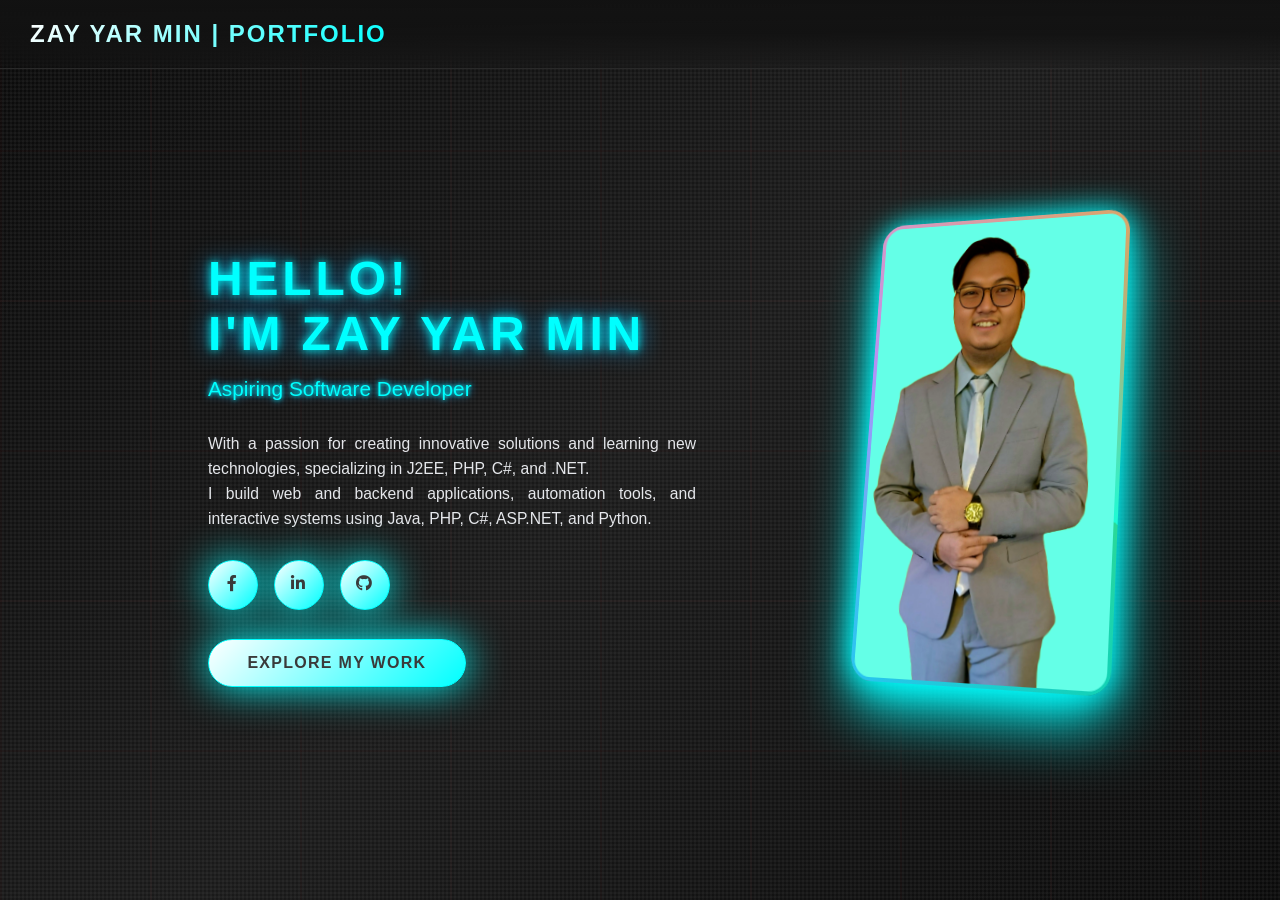
<file: index.html>
<!DOCTYPE html>
<html lang="en">
<head>
    <meta charset="UTF-8">
    <meta name="viewport" content="width=device-width, initial-scale=1.0">
    <title>Zay Yar Min | Software Developer</title>
    <link rel="stylesheet" href="./css/templatemo-prism-flux.css">
    <link rel="stylesheet" href="./css/mystyle.css">
    <link href="https://cdnjs.cloudflare.com/ajax/libs/font-awesome/5.10.0/css/all.min.css" rel="stylesheet">

<!-- 

TemplateMo 600 Prism Flux

https://templatemo.com/tm-600-prism-flux

-->
</head>
<body>

    <!-- Navigation Header -->
    <header class="header" id="header">
        <nav class="nav-container">
            <a href="#home" class="logo">
                <!-- <div class="logo-icon">
                    <div class="logo-prism">
                        <div class="prism-shape"></div>
                    </div>
                </div> -->
                <span class="logo-text">
                    <span class="prism">Zay Yar Min | Portfolio</span>
                </span>
            </a>           
        </nav>
    </header>

    <div class="intro">
        <div class="intro-left">
            <h1 class="intro-title">Hello! <br><span class="mobile-span"> I'm Zay Yar Min</span></h1>
            <p class="intro-subtitle">
            Aspiring Software Developer 
            </p>
            <br>
            <p class="intro-text">
            With a passion for creating innovative solutions and learning new technologies, specializing in J2EE, PHP, C#, and .NET. <br>
            I build web and backend applications, automation tools, and interactive systems
            using Java, PHP, C#, ASP.NET, and Python.
            </p>
            <div class="social-links">
            <a href="https://www.facebook.com/share/1CQRUUiwof/" class="intro-btn-cus"><i class="fab fa-facebook-f"></i></a>
            <a href="https://www.linkedin.com/in/zay-yar-min-ko-byte-2383423b0" class="intro-btn-cus"><i class="fab fa-linkedin-in"></i></a>
            <a href="https://github.com/KoByte-25" class="intro-btn-cus"><i class="fab fa-github"></i></a>
            </div>
            <a href="./Pages/home.html" class="intro-btn">Explore My Work</a>

        </div>

        <div class="intro-right">
            <div class="intro-image-frame">
            <img src="./photo/profiles/zym-nobg.png" alt="Ko Byte illustration">
            </div>
        </div>
    </div>
<script src="./js/templatemo-prism-scripts.js"></script>
</body>
</html>
</file>
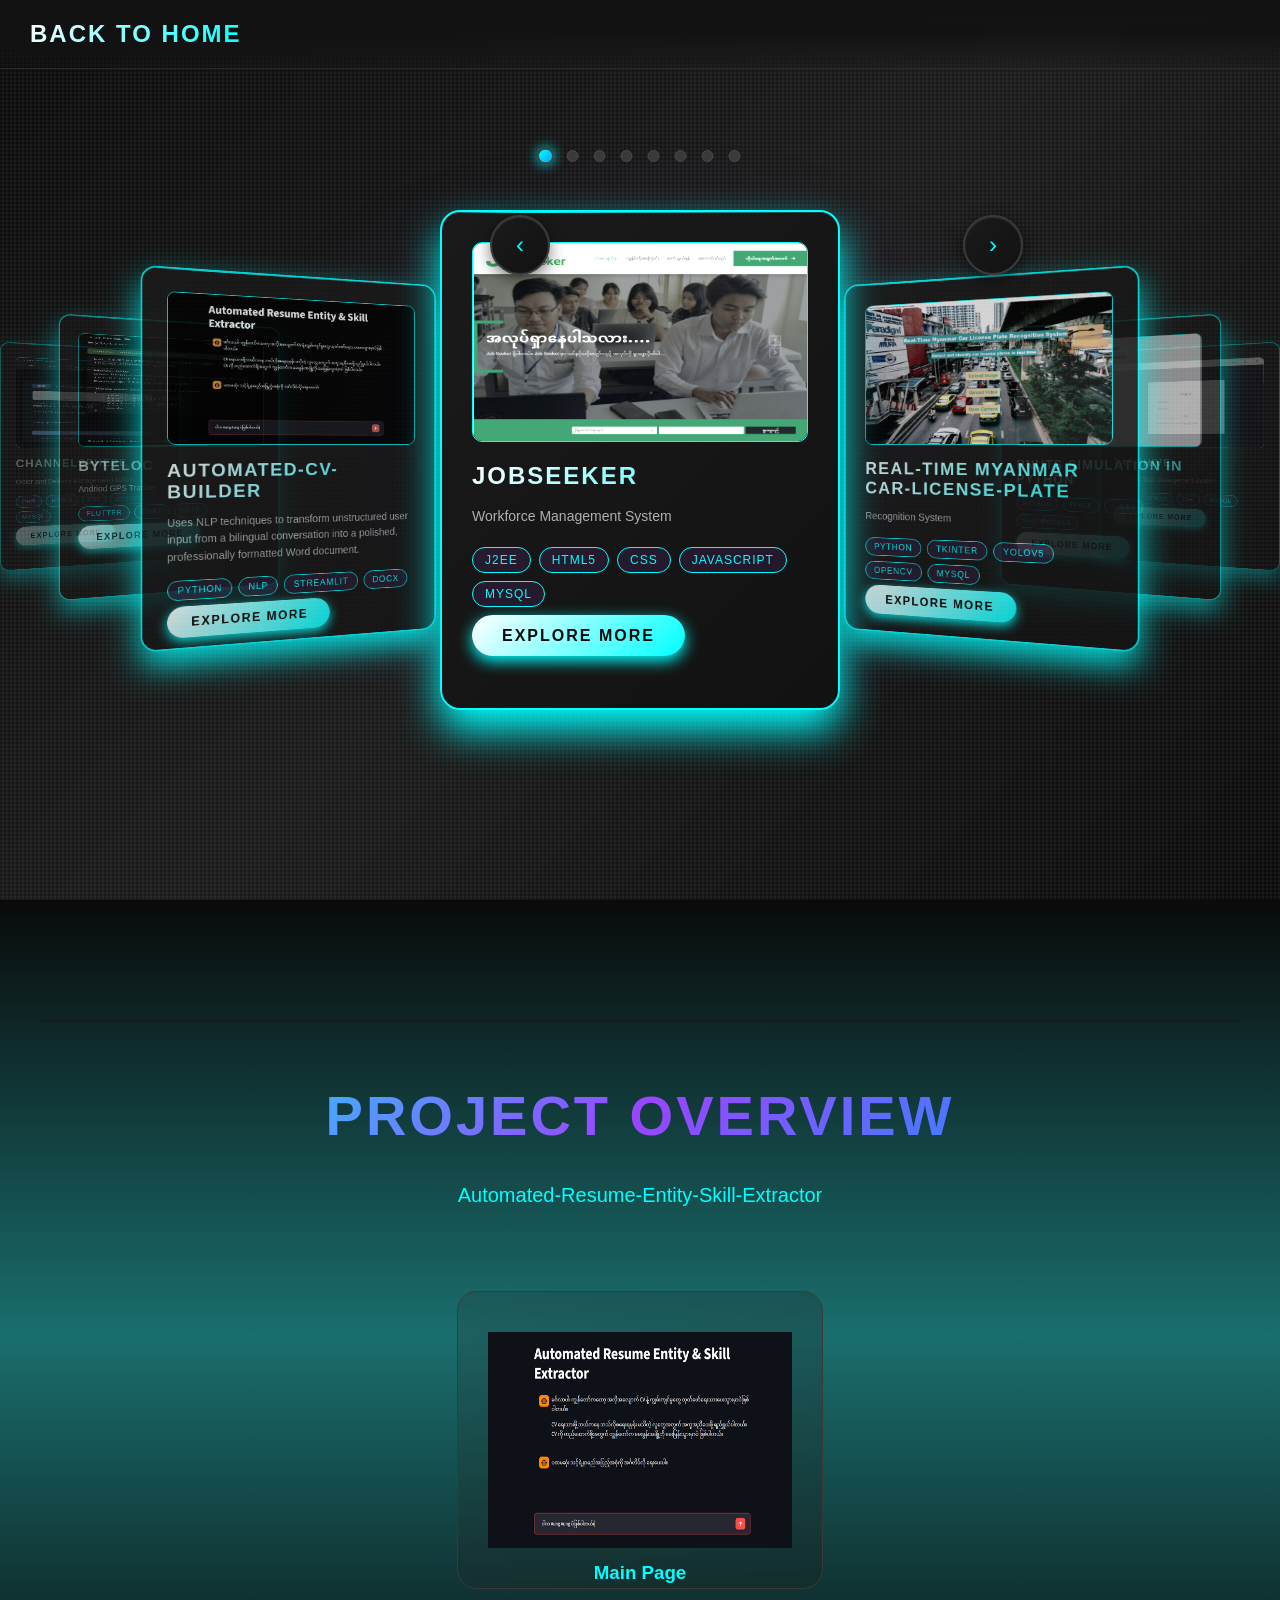
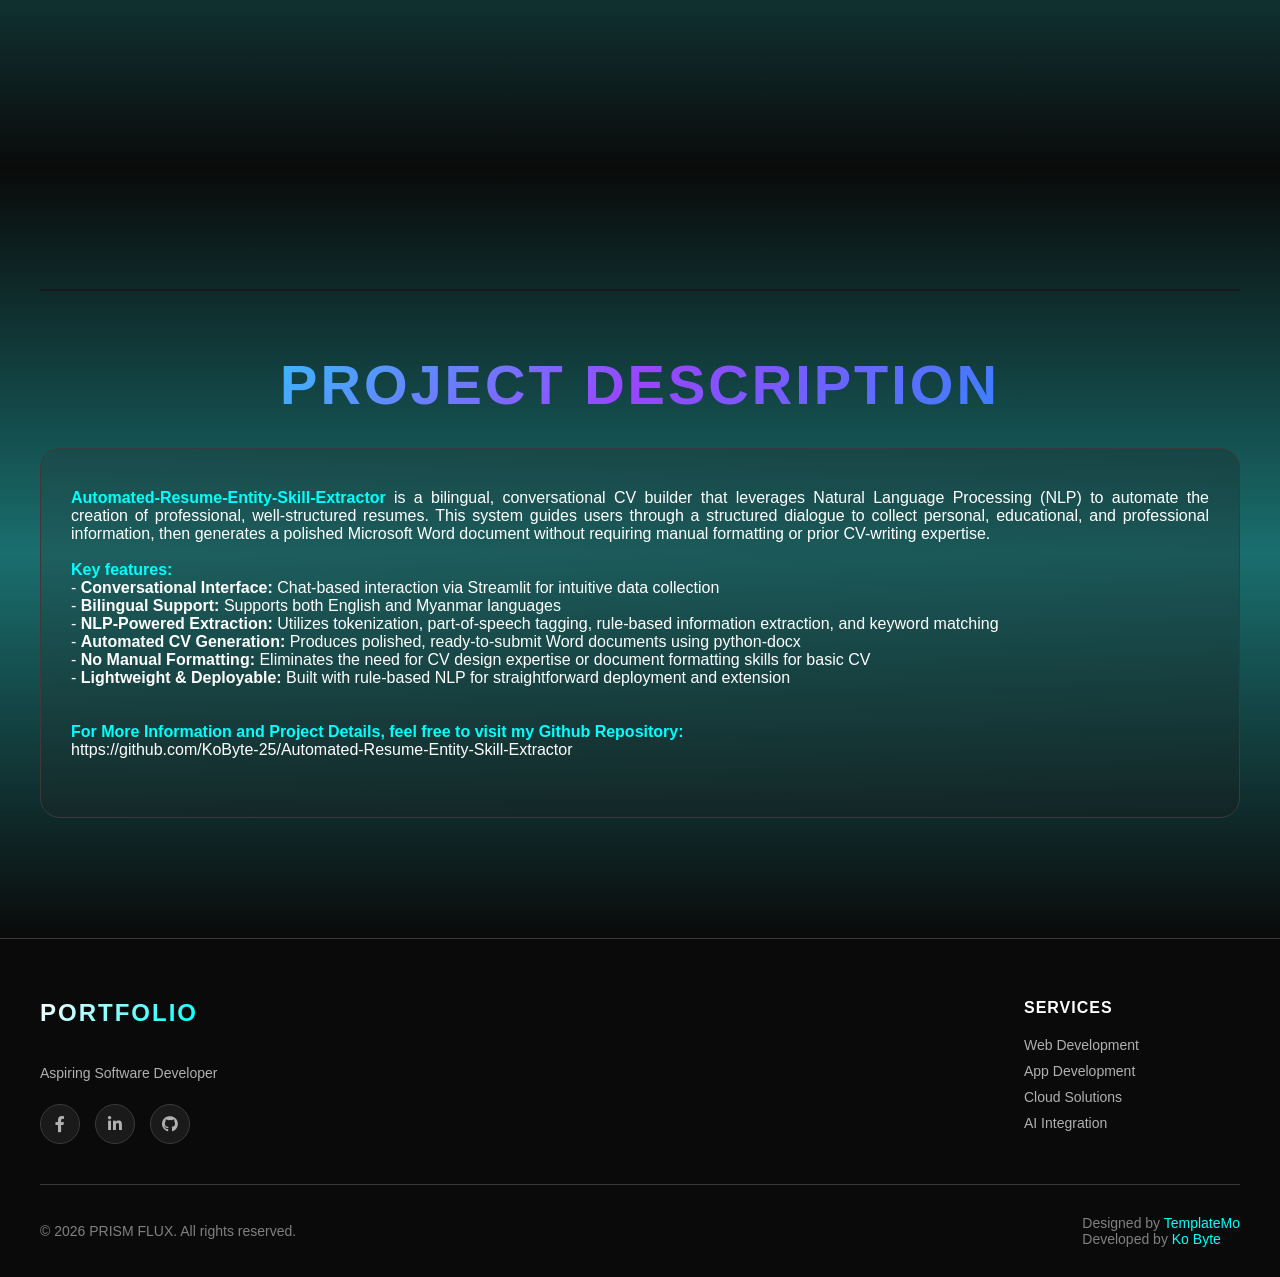
<file: Pages/ASESE.html>
<!DOCTYPE html>
<html lang="en">
<head>
    <meta charset="UTF-8">
    <meta name="viewport" content="width=device-width, initial-scale=1.0">
    <title>Zay Yar Min | Software Developer</title>
    <link rel="stylesheet" href="../css/templatemo-prism-flux.css">
    <link href="https://cdnjs.cloudflare.com/ajax/libs/font-awesome/5.10.0/css/all.min.css" rel="stylesheet">

<!-- 

TemplateMo 600 Prism Flux

https://templatemo.com/tm-600-prism-flux

-->
</head>
<body>

    <!-- Navigation Header -->
    <header class="header" id="header">
        <nav class="nav-container">
            <a href="./home.html" class="logo">
                <!-- <div class="logo-icon">
                    <div class="logo-prism">
                        <div class="prism-shape"></div>
                    </div>
                </div> -->
                <span class="logo-text">
                    <span class="prism">Back To Home</span>
                </span>
            </a>
            
        </nav>
    </header>

    <!-- Hero Section with 3D Carousel -->
    <section class="hero" id="home">
        <div class="carousel-container">
            <div class="carousel" id="carousel">
                <!-- Carousel items will be generated by JavaScript -->
            </div>
            
            <div class="carousel-controls">
                <button class="carousel-btn" id="prevBtn">‹</button>
                <button class="carousel-btn" id="nextBtn">›</button>
            </div>
            
            <div class="carousel-indicators" id="indicators">
                <!-- Indicators will be generated by JavaScript -->
            </div>
        </div>
    </section>

    <!-- NEW: Prism Philosophy Section (About) -->
    <section class="philosophy-section" id="about">
        <div class="philosophy-container">
            <div class="prism-line"></div>
            
            <h2 class="philosophy-headline">
                Project Overview
            </h2>
            
            <p class="philosophy-subheading" style="color: var(--accent-cyan)">
                Automated-Resume-Entity-Skill-Extractor
            </p>
            
            <div class="philosophy-pillars">
                <div></div>
                <div class="pillar">
                    <img src="../photo/projects/ASESE/ASESE1.png" alt="Project Image" style="width: 100%; height: 100%;">
                    <h3 style="margin-top: 10px; color: var(--accent-cyan);">Main Page</h3>
                </div>    
                <div></div>
            </div>
            

            <div class="philosophy-particles" id="particles">
                <!-- Particles will be generated by JavaScript -->
            </div>
        </div>
    </section>

    <!-- NEW: Prism Philosophy Section (About) -->
    <section class="philosophy-section" id="">
        <div class="philosophy-container">
            <div class="prism-line"></div>
            
            <h2 class="philosophy-headline">
                Project Description
            </h2>
            
            <p style="position: relative;
                        padding: 40px 30px;
                        background: linear-gradient(135deg,
                                rgba(42, 42, 42, 0.2),
                                rgba(26, 26, 26, 0.3));
                        border: 1px solid var(--metal-dark);
                        border-radius: 20px;
                        text-align: justify;
                        transition: all 0.4s ease;
                        overflow: hidden;">

                <span style="color: var(--accent-cyan); font-weight: bold;">
                    Automated-Resume-Entity-Skill-Extractor
                </span> 
                is a bilingual, conversational CV builder that leverages Natural Language Processing (NLP) to automate the creation of professional, well-structured resumes. This system guides users through a structured dialogue to collect personal, educational, and professional information, then generates a polished Microsoft Word document without requiring manual formatting or prior CV-writing expertise.
                <br><br>
                <span style="color: var(--accent-cyan); font-weight: bold;">
                    Key features:
                </span><br> 
                
                    - <b>Conversational Interface:</b> Chat-based interaction via Streamlit for intuitive data collection<br>
                    - <b>Bilingual Support:</b> Supports both English and Myanmar languages<br>
                    - <b>NLP-Powered Extraction:</b> Utilizes tokenization, part-of-speech tagging, rule-based information extraction, and keyword matching<br>
                    - <b>Automated CV Generation:</b> Produces polished, ready-to-submit Word documents using python-docx<br>
                    - <b>No Manual Formatting:</b> Eliminates the need for CV design expertise or document formatting skills for basic CV<br>
                    - <b>Lightweight & Deployable:</b> Built with rule-based NLP for straightforward deployment and extension<br>
                
                <br><br>
                <span style="color: var(--accent-cyan); font-weight: bold;">
                    For More Information and Project Details, feel free to visit my Github Repository:
                </span><br> 
                <a href="https://github.com/KoByte-25/Automated-Resume-Entity-Skill-Extractor/tree/master" target="_blank" class="repoLinks">https://github.com/KoByte-25/Automated-Resume-Entity-Skill-Extractor</a>
                <br><br>                 
            </p>
            
            
            <div class="philosophy-particles" id="particles">
                <!-- Particles will be generated by JavaScript -->
            </div>
        </div>
    </section>

    <!-- Footer -->
    <footer class="footer">
        <div class="footer-content">
            <div class="footer-brand">
                <div class="footer-logo">
                    <!-- <div class="logo-icon">
                        <div class="logo-prism">
                            <div class="prism-shape"></div>
                        </div>
                    </div> -->
                    <span class="logo-text">
                        <span class="prism">PORTFOLIO</span>
                    </span>
                </div>
                <p class="footer-description">
                    Aspiring Software Developer 
                </p>
                <div class="footer-social">
                    <a href="https://www.facebook.com/share/1CQRUUiwof/" class="social-icon"><i class="fab fa-facebook-f"></i></a>
                    <a href="https://www.linkedin.com/in/zay-yar-min-ko-byte-2383423b0" class="social-icon"><i class="fab fa-linkedin-in"></i></a>
                    <a href="https://github.com/KoByte-25" class="social-icon"><i class="fab fa-github"></i></a>
                </div>
            </div>
            
            <div class="footer-section">
                <h4>
                    <!-- Services -->
                </h4>
                <div class="footer-links">
                    <!-- <a href="#">Web Development</a>
                    <a href="#">App Development</a>
                    <a href="#">Cloud Solutions</a>
                    <a href="#">AI Integration</a> -->
                </div>
            </div>
            
            <div class="footer-section">
                <h4>
                    <!-- Company -->
                </h4>
                <div class="footer-links">
                    <!-- <a href="#">About Us</a>
                    <a href="#">Our Team</a>
                    <a href="#">Careers</a>
                    <a href="#">Press Kit</a> -->
                </div>
            </div>
            
            <div class="footer-section">
                <h4>
                    Services
                </h4>
                <div class="footer-links">
                    <a href="#">Web Development</a>
                    <a href="#">App Development</a>
                    <a href="#">Cloud Solutions</a>
                    <a href="#">AI Integration</a>
                </div>
            </div>
        </div>
        
        <div class="footer-bottom">
            <div class="copyright">
                © 2026 PRISM FLUX. All rights reserved.
            </div>
            <div class="footer-credits">
                Designed by <a href="https://templatemo.com" rel="nofollow" target="_blank">TemplateMo</a>
                <br>
                Developed by <a href="https://www.facebook.com/share/1CQRUUiwof/" rel="nofollow" target="_blank">Ko Byte</a>
            </div>
        </div>
    </footer>
<script src="../js/templatemo-prism-scripts.js"></script>
</body>
</html>
</file>
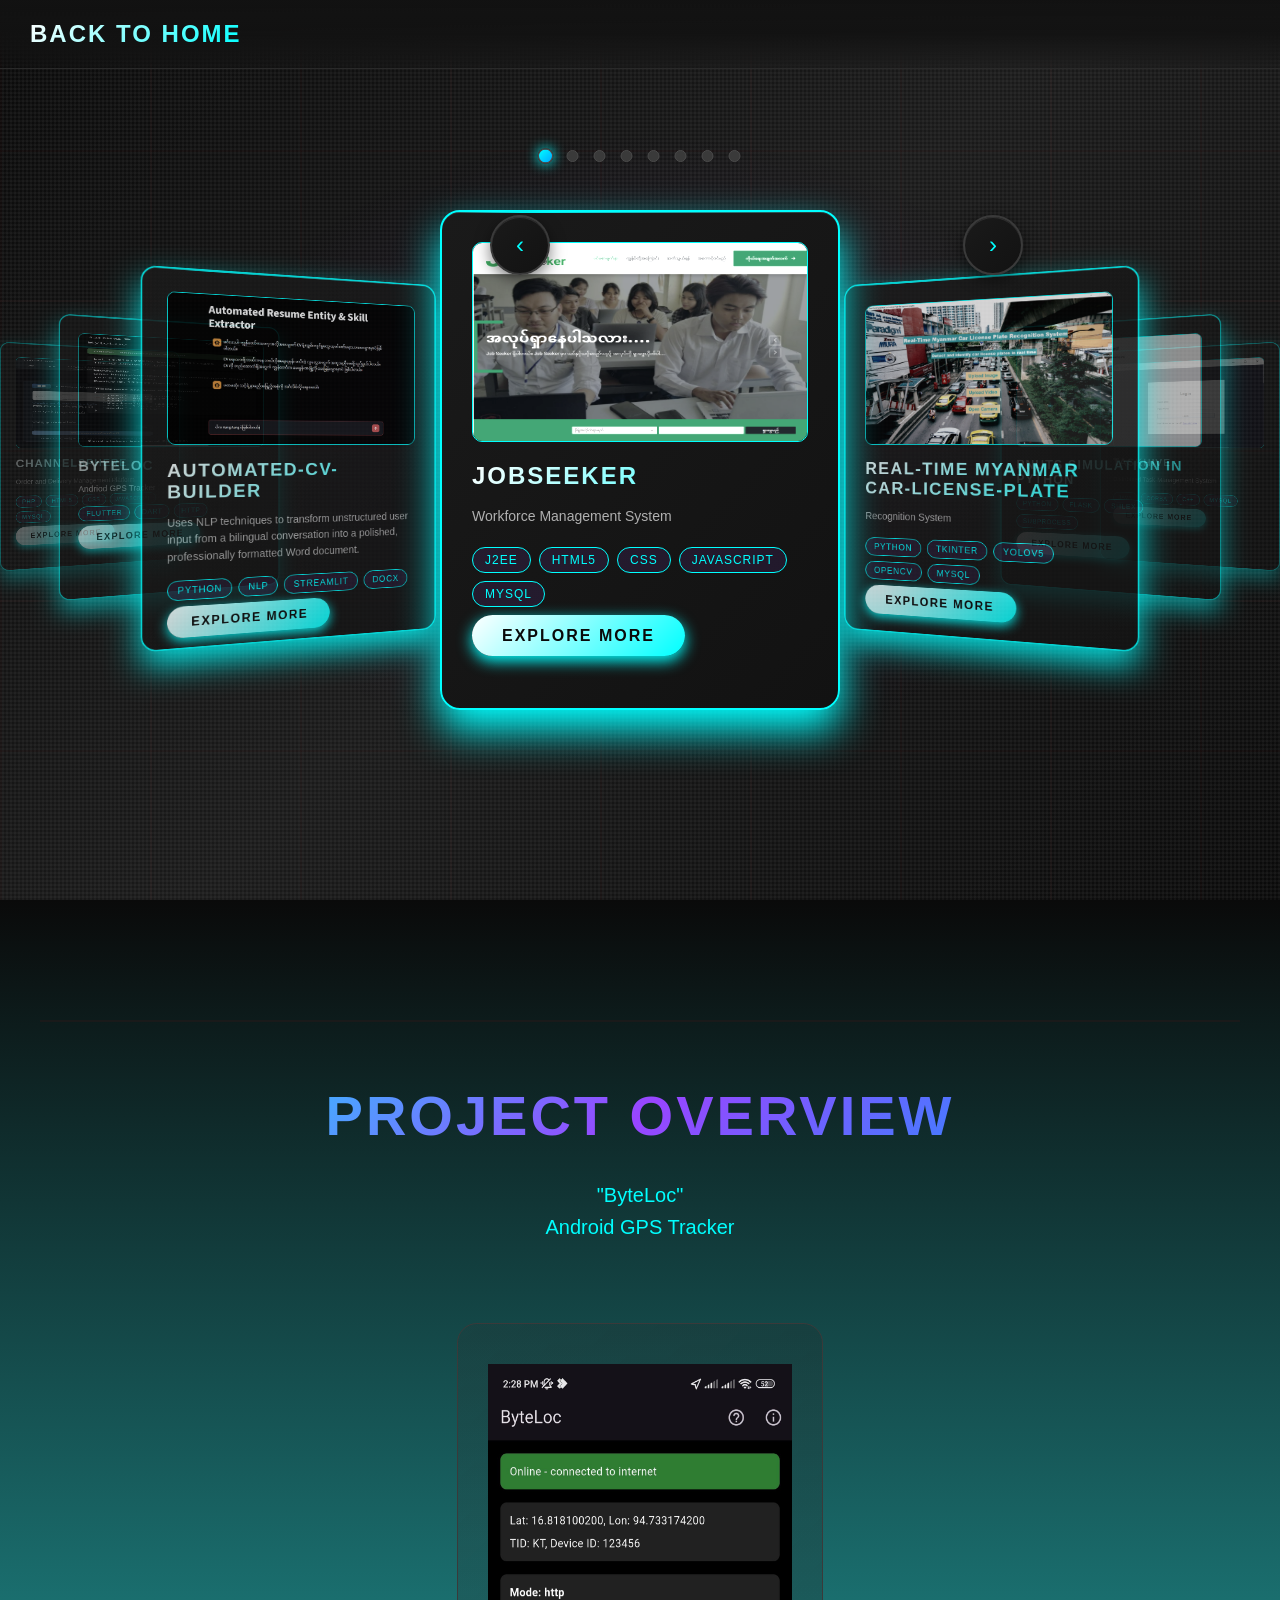
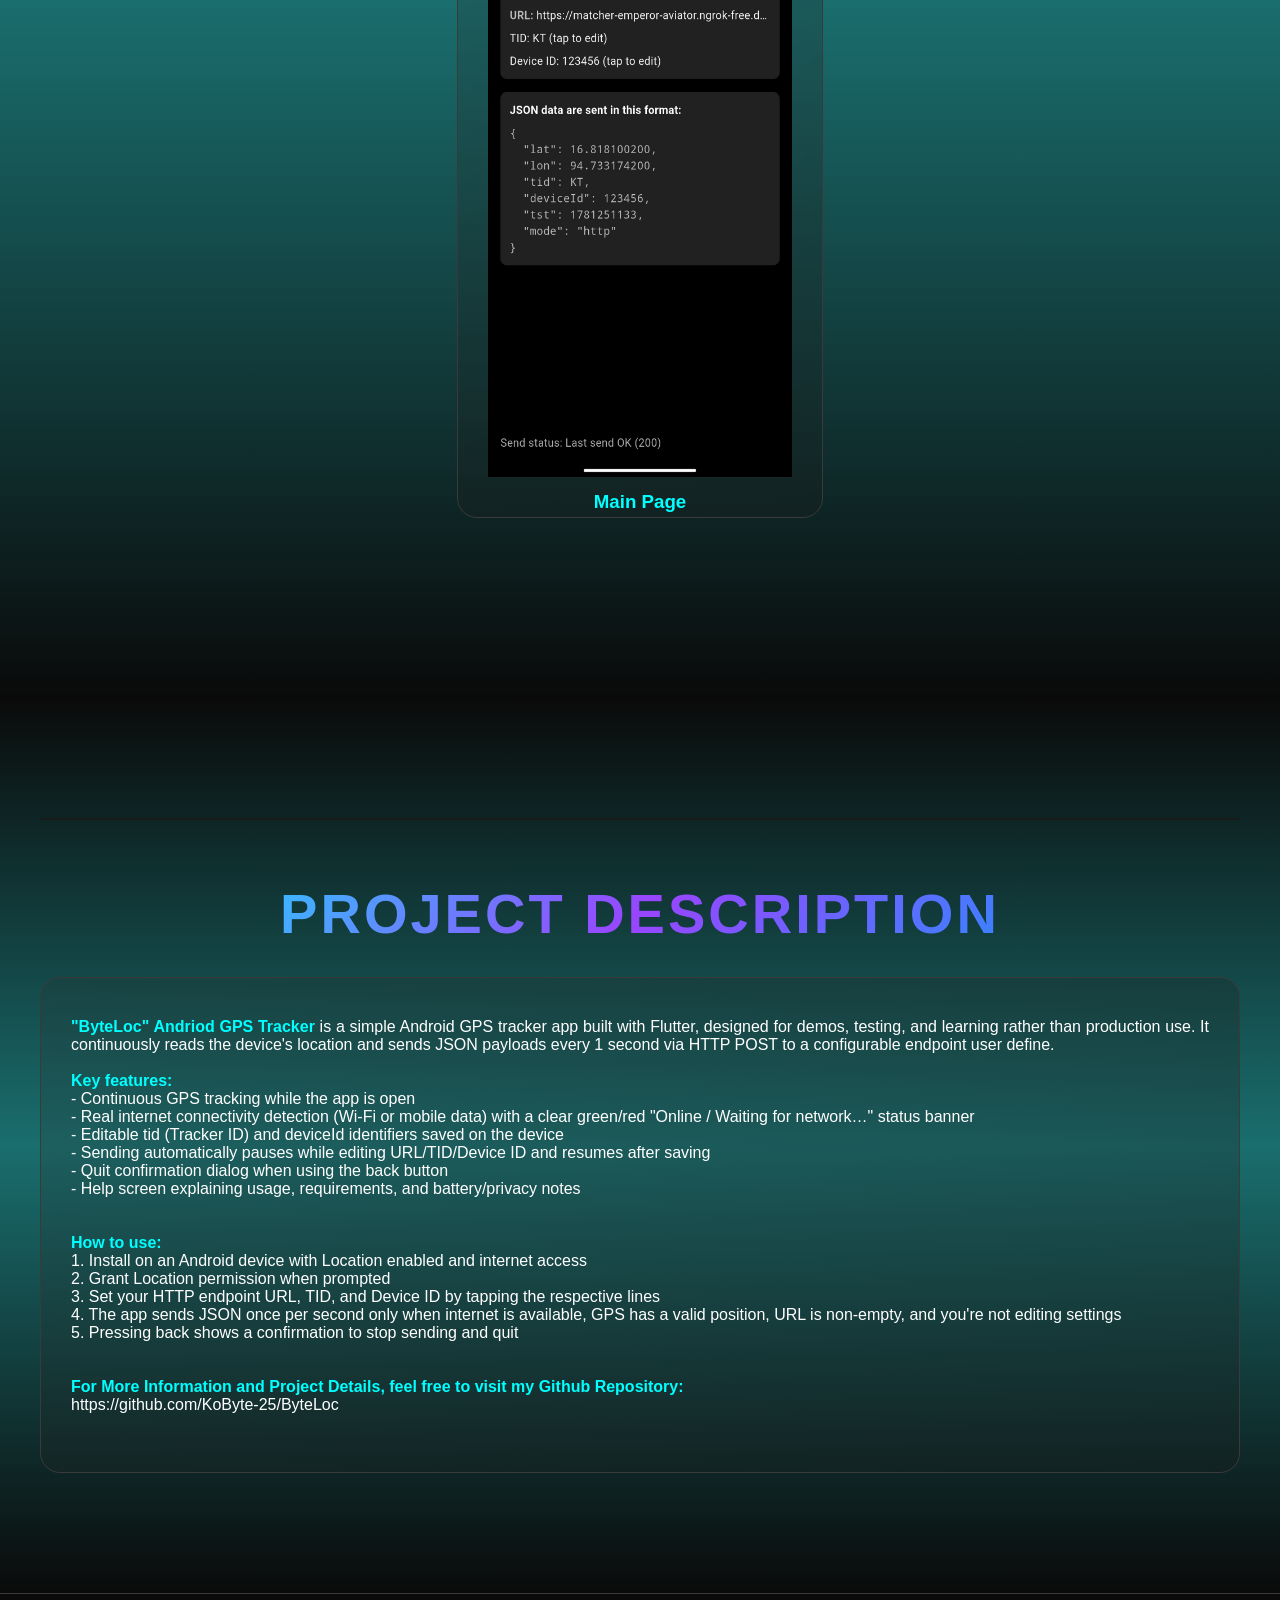
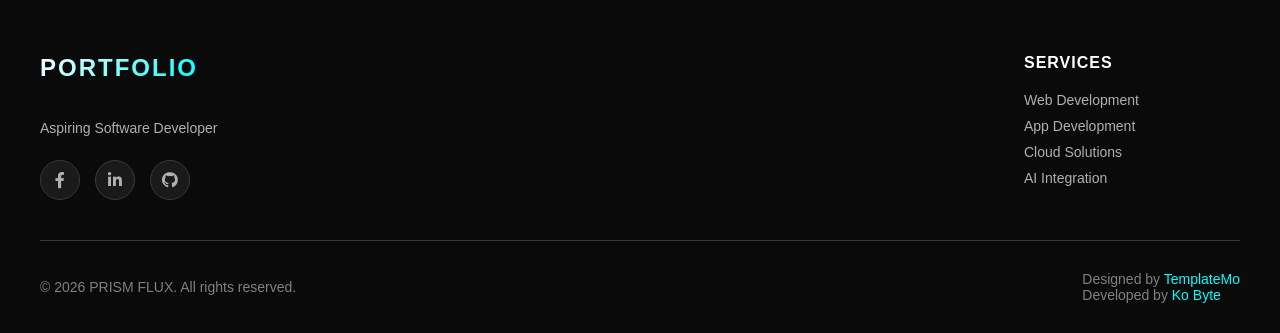
<file: Pages/ByteLoc.html>
<!DOCTYPE html>
<html lang="en">
<head>
    <meta charset="UTF-8">
    <meta name="viewport" content="width=device-width, initial-scale=1.0">
    <title>Zay Yar Min | Software Developer</title>
    <link rel="stylesheet" href="../css/templatemo-prism-flux.css">
    <link href="https://cdnjs.cloudflare.com/ajax/libs/font-awesome/5.10.0/css/all.min.css" rel="stylesheet">

<!-- 

TemplateMo 600 Prism Flux

https://templatemo.com/tm-600-prism-flux

-->
</head>
<body>

    <!-- Navigation Header -->
    <header class="header" id="header">
        <nav class="nav-container">
            <a href="./home.html" class="logo">
                <!-- <div class="logo-icon">
                    <div class="logo-prism">
                        <div class="prism-shape"></div>
                    </div>
                </div> -->
                <span class="logo-text">
                    <span class="prism">Back To Home</span>
                </span>
            </a>
            
        </nav>
    </header>

    <!-- Hero Section with 3D Carousel -->
    <section class="hero" id="home">
        <div class="carousel-container">
            <div class="carousel" id="carousel">
                <!-- Carousel items will be generated by JavaScript -->
            </div>
            
            <div class="carousel-controls">
                <button class="carousel-btn" id="prevBtn">‹</button>
                <button class="carousel-btn" id="nextBtn">›</button>
            </div>
            
            <div class="carousel-indicators" id="indicators">
                <!-- Indicators will be generated by JavaScript -->
            </div>
        </div>
    </section>

    <!-- NEW: Prism Philosophy Section (About) -->
    <section class="philosophy-section" id="about">
        <div class="philosophy-container">
            <div class="prism-line"></div>
            
            <h2 class="philosophy-headline">
                Project Overview
            </h2>
            
            <p class="philosophy-subheading" style="color: var(--accent-cyan)">
                "ByteLoc" <br> Android GPS Tracker
            </p>
            
            <div class="philosophy-pillars">
                <div></div>
                <div class="pillar">
                    <img src="../photo/projects/ByteLoc/ByteLoc.jpg" alt="Project Image" style="width: 100%; height: 100%;">
                    <h3 style="margin-top: 10px; color: var(--accent-cyan);">Main Page</h3>
                </div>    
                <div></div>
            </div>
            

            <div class="philosophy-particles" id="particles">
                <!-- Particles will be generated by JavaScript -->
            </div>
        </div>
    </section>

    <!-- NEW: Prism Philosophy Section (About) -->
    <section class="philosophy-section" id="">
        <div class="philosophy-container">
            <div class="prism-line"></div>
            
            <h2 class="philosophy-headline">
                Project Description
            </h2>
            
            <p style="position: relative;
                        padding: 40px 30px;
                        background: linear-gradient(135deg,
                                rgba(42, 42, 42, 0.2),
                                rgba(26, 26, 26, 0.3));
                        border: 1px solid var(--metal-dark);
                        border-radius: 20px;
                        text-align: justify;
                        transition: all 0.4s ease;
                        overflow: hidden;">

                <span style="color: var(--accent-cyan); font-weight: bold;">
                    "ByteLoc" Andriod GPS Tracker
                </span> 
                is a simple Android GPS tracker app built with Flutter, designed for demos, testing, and learning rather than production use. It continuously reads the device's location and sends JSON payloads every 1 second via HTTP POST to a configurable endpoint user define.                <br><br>
                <span style="color: var(--accent-cyan); font-weight: bold;">
                    Key features:
                </span><br> 
                
                    - Continuous GPS tracking while the app is open<br>
                    - Real internet connectivity detection (Wi‑Fi or mobile data) with a clear green/red "Online / Waiting for network…" status banner<br>
                    - Editable tid (Tracker ID) and deviceId identifiers saved on the device<br>
                    - Sending automatically pauses while editing URL/TID/Device ID and resumes after saving<br>
                    - Quit confirmation dialog when using the back button<br>
                    - Help screen explaining usage, requirements, and battery/privacy notes<br>
                
                <br><br>
                <span style="color: var(--accent-cyan); font-weight: bold;">
                    How to use:
                </span><br> 
                
                    1. Install on an Android device with Location enabled and internet access<br>
                    2. Grant Location permission when prompted<br>
                    3. Set your HTTP endpoint URL, TID, and Device ID by tapping the respective lines<br>
                    4. The app sends JSON once per second only when internet is available, GPS has a valid position, URL is non-empty, and you're not editing settings<br>
                    5. Pressing back shows a confirmation to stop sending and quit<br>
                
                <br><br>
                <span style="color: var(--accent-cyan); font-weight: bold;">
                    For More Information and Project Details, feel free to visit my Github Repository:
                </span><br> 
                <a href="https://github.com/KoByte-25/ByteLoc" target="_blank" class="repoLinks">https://github.com/KoByte-25/ByteLoc</a>
                <br><br>                 
            </p>
            
            
            <div class="philosophy-particles" id="particles">
                <!-- Particles will be generated by JavaScript -->
            </div>
        </div>
    </section>

    <!-- Footer -->
    <footer class="footer">
        <div class="footer-content">
            <div class="footer-brand">
                <div class="footer-logo">
                    <!-- <div class="logo-icon">
                        <div class="logo-prism">
                            <div class="prism-shape"></div>
                        </div>
                    </div> -->
                    <span class="logo-text">
                        <span class="prism">PORTFOLIO</span>
                    </span>
                </div>
                <p class="footer-description">
                    Aspiring Software Developer 
                </p>
                <div class="footer-social">
                    <a href="https://www.facebook.com/share/1CQRUUiwof/" class="social-icon"><i class="fab fa-facebook-f"></i></a>
                    <a href="https://www.linkedin.com/in/zay-yar-min-ko-byte-2383423b0" class="social-icon"><i class="fab fa-linkedin-in"></i></a>
                    <a href="https://github.com/KoByte-25" class="social-icon"><i class="fab fa-github"></i></a>
                </div>
            </div>
            
            <div class="footer-section">
                <h4>
                    <!-- Services -->
                </h4>
                <div class="footer-links">
                    <!-- <a href="#">Web Development</a>
                    <a href="#">App Development</a>
                    <a href="#">Cloud Solutions</a>
                    <a href="#">AI Integration</a> -->
                </div>
            </div>
            
            <div class="footer-section">
                <h4>
                    <!-- Company -->
                </h4>
                <div class="footer-links">
                    <!-- <a href="#">About Us</a>
                    <a href="#">Our Team</a>
                    <a href="#">Careers</a>
                    <a href="#">Press Kit</a> -->
                </div>
            </div>
            
            <div class="footer-section">
                <h4>
                    Services
                </h4>
                <div class="footer-links">
                    <a href="#">Web Development</a>
                    <a href="#">App Development</a>
                    <a href="#">Cloud Solutions</a>
                    <a href="#">AI Integration</a>
                </div>
            </div>
        </div>
        
        <div class="footer-bottom">
            <div class="copyright">
                © 2026 PRISM FLUX. All rights reserved.
            </div>
            <div class="footer-credits">
                Designed by <a href="https://templatemo.com" rel="nofollow" target="_blank">TemplateMo</a>
                <br>
                Developed by <a href="https://www.facebook.com/share/1CQRUUiwof/" rel="nofollow" target="_blank">Ko Byte</a>
            </div>
        </div>
    </footer>
<script src="../js/templatemo-prism-scripts.js"></script>
</body>
</html>
</file>
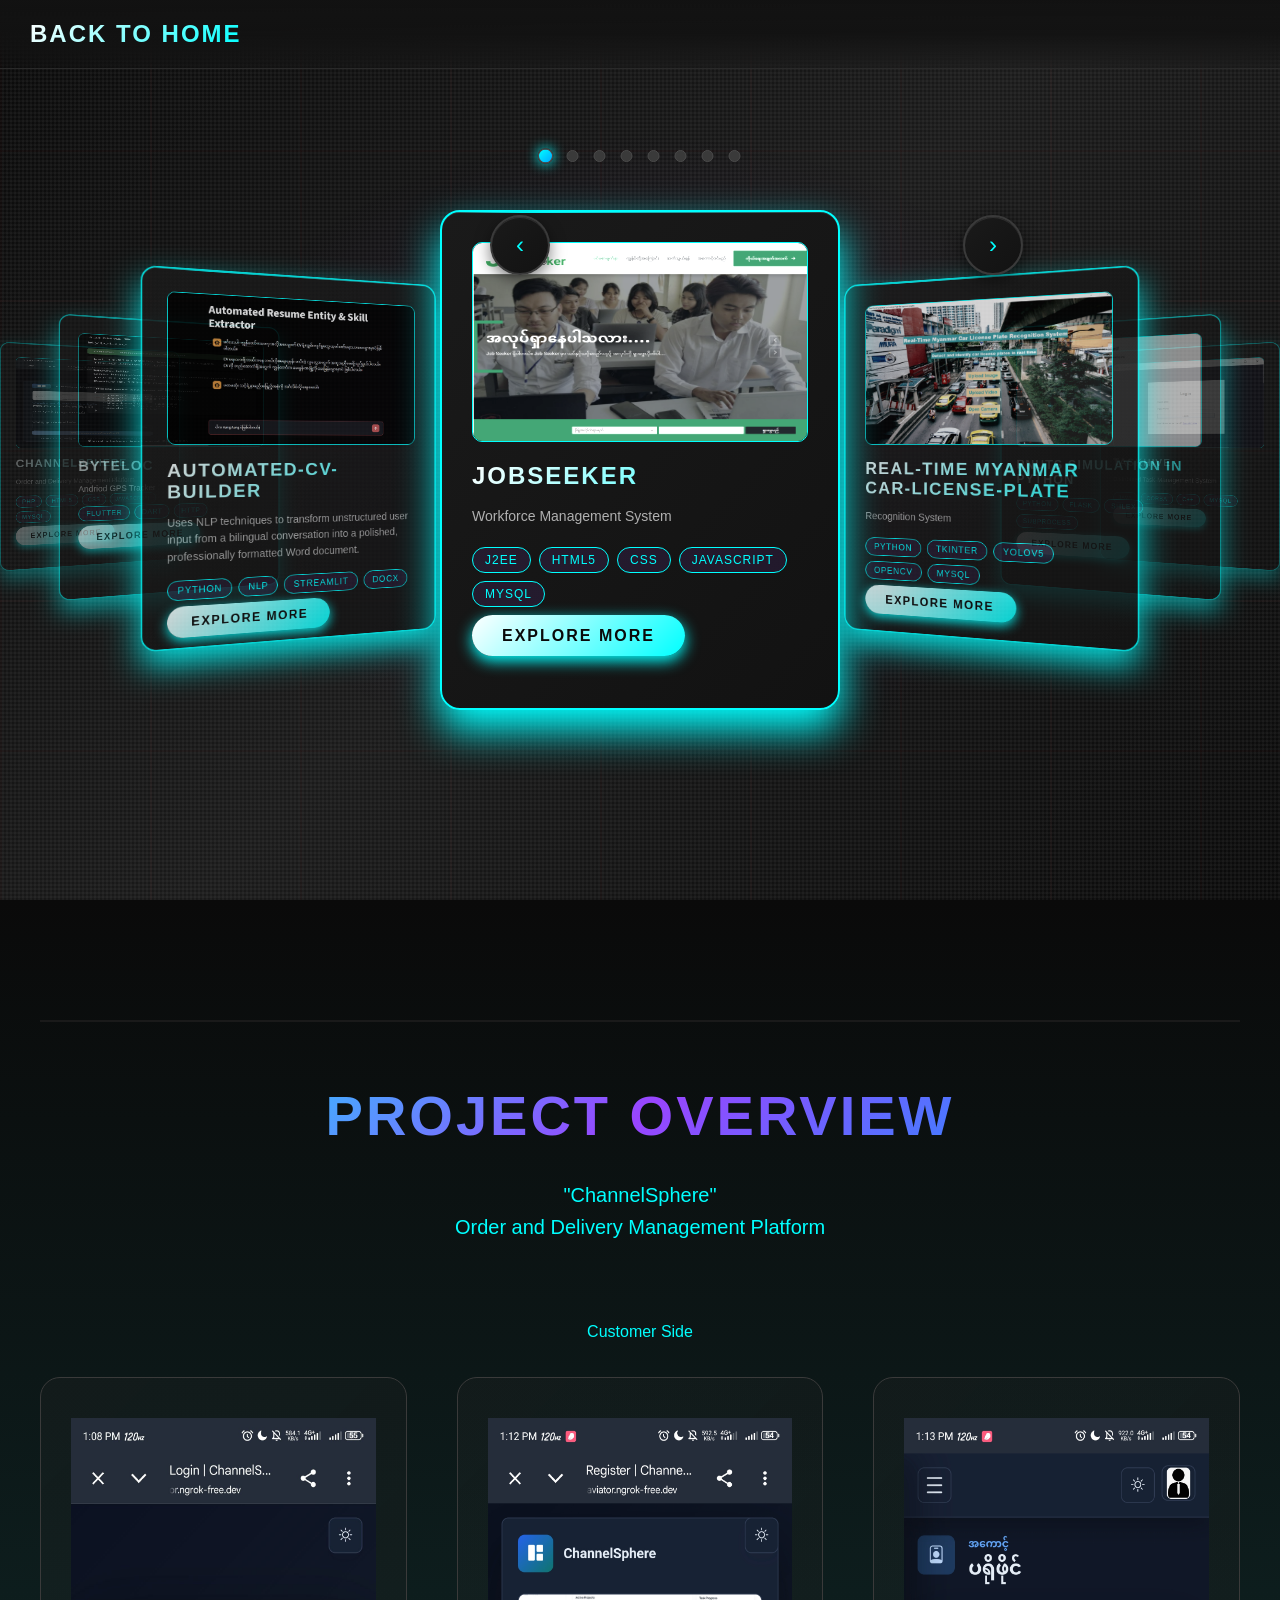
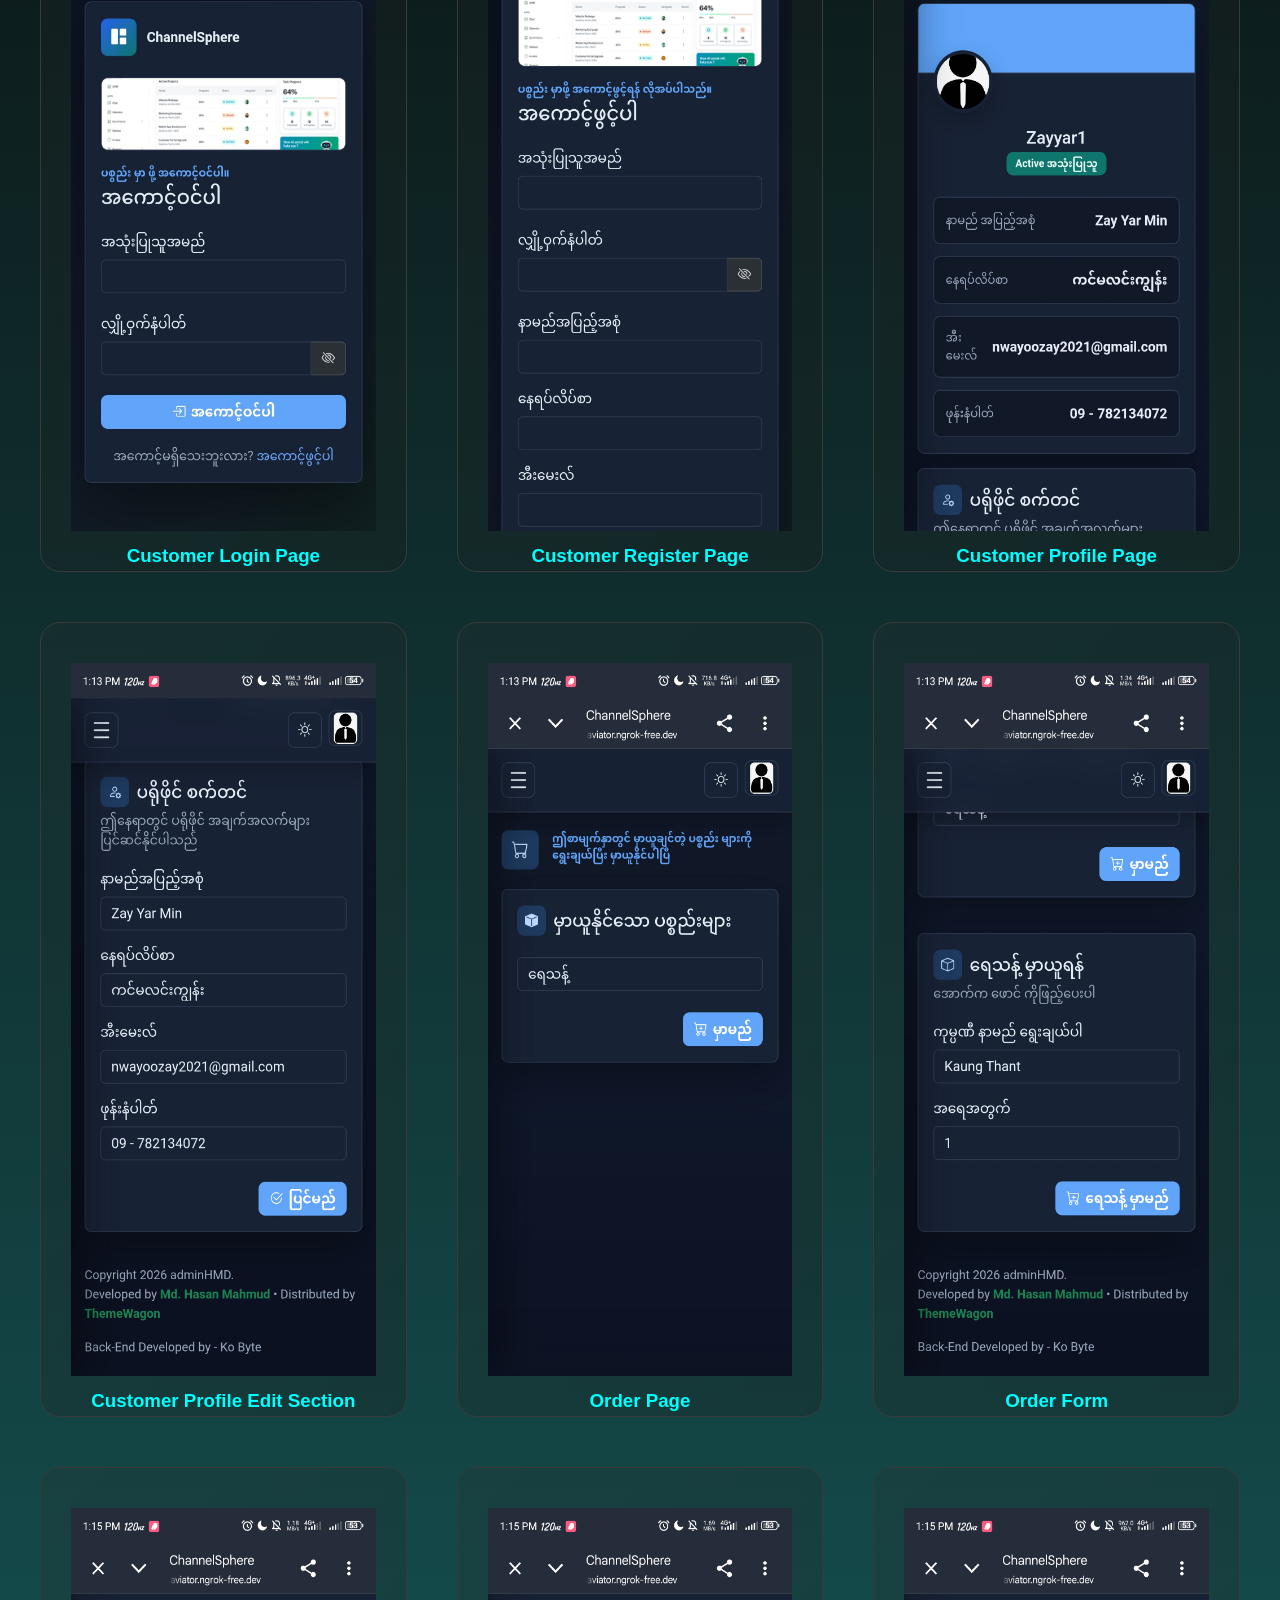
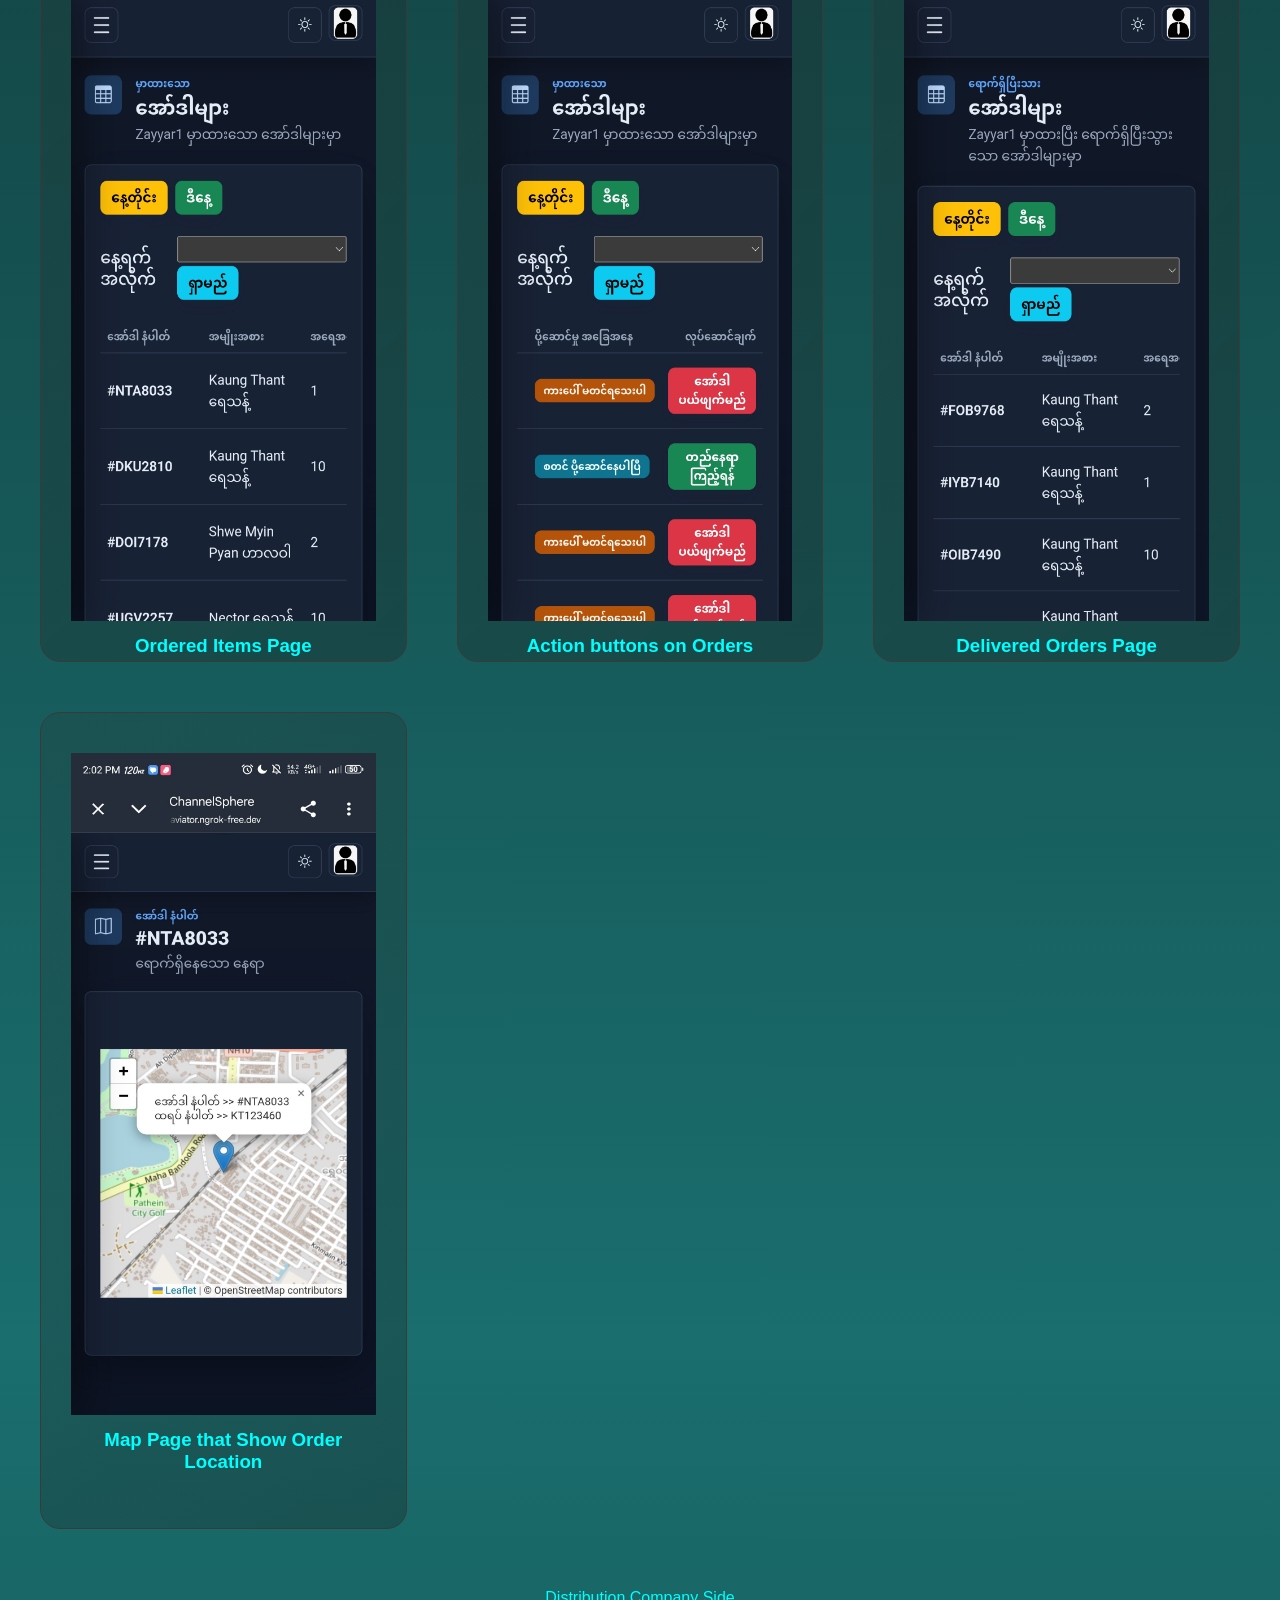
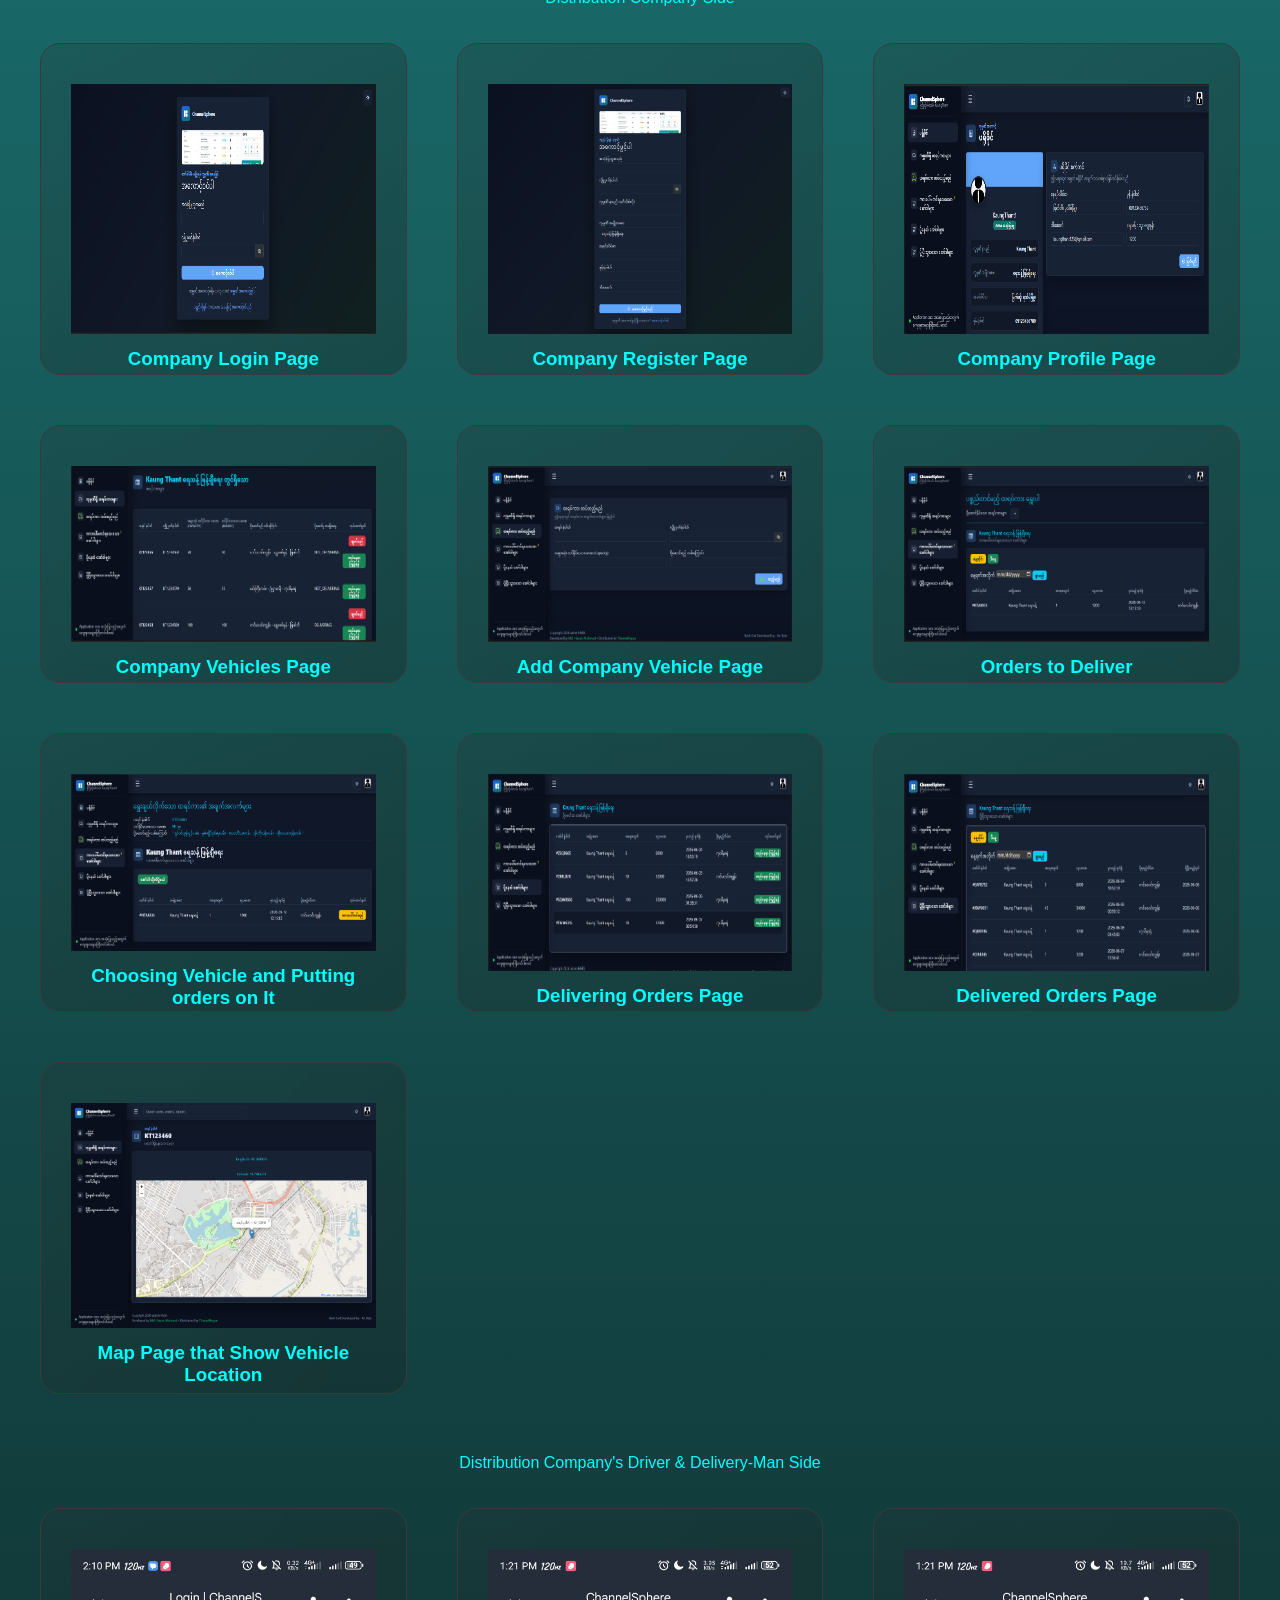
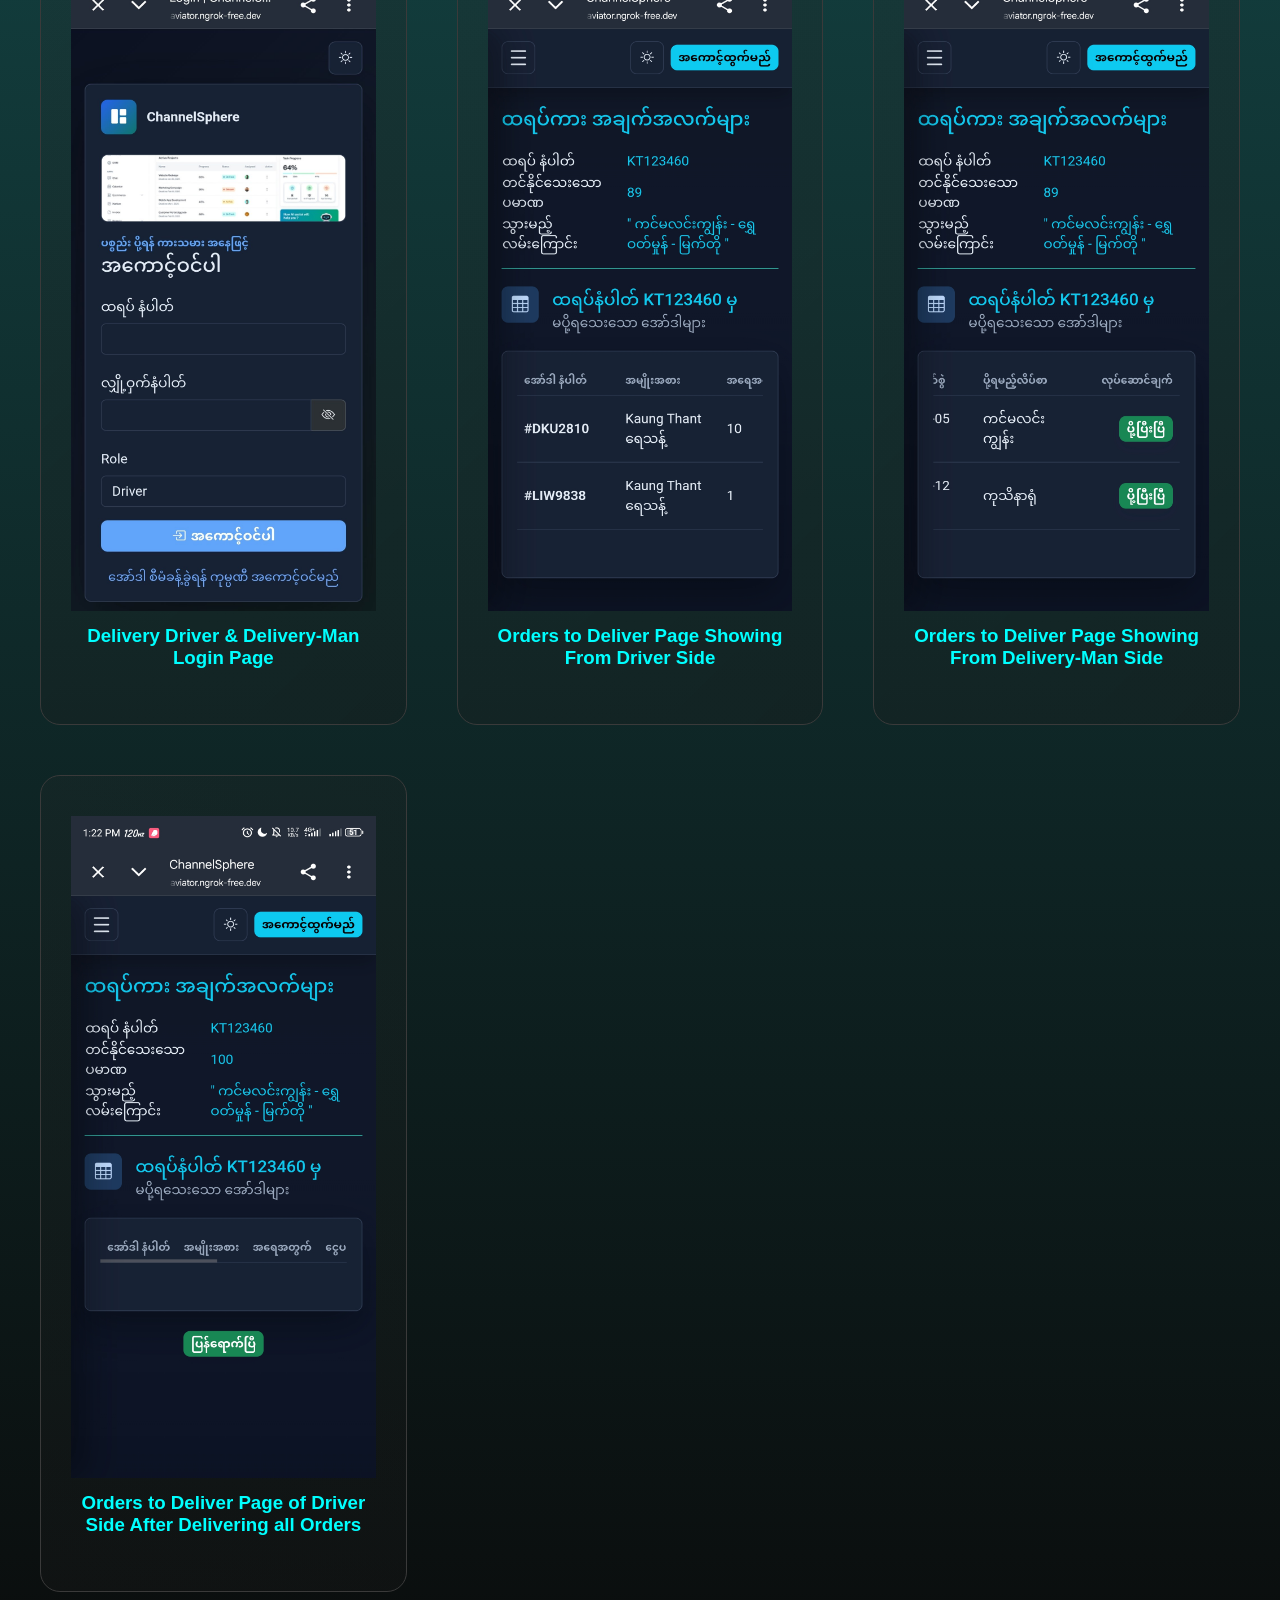
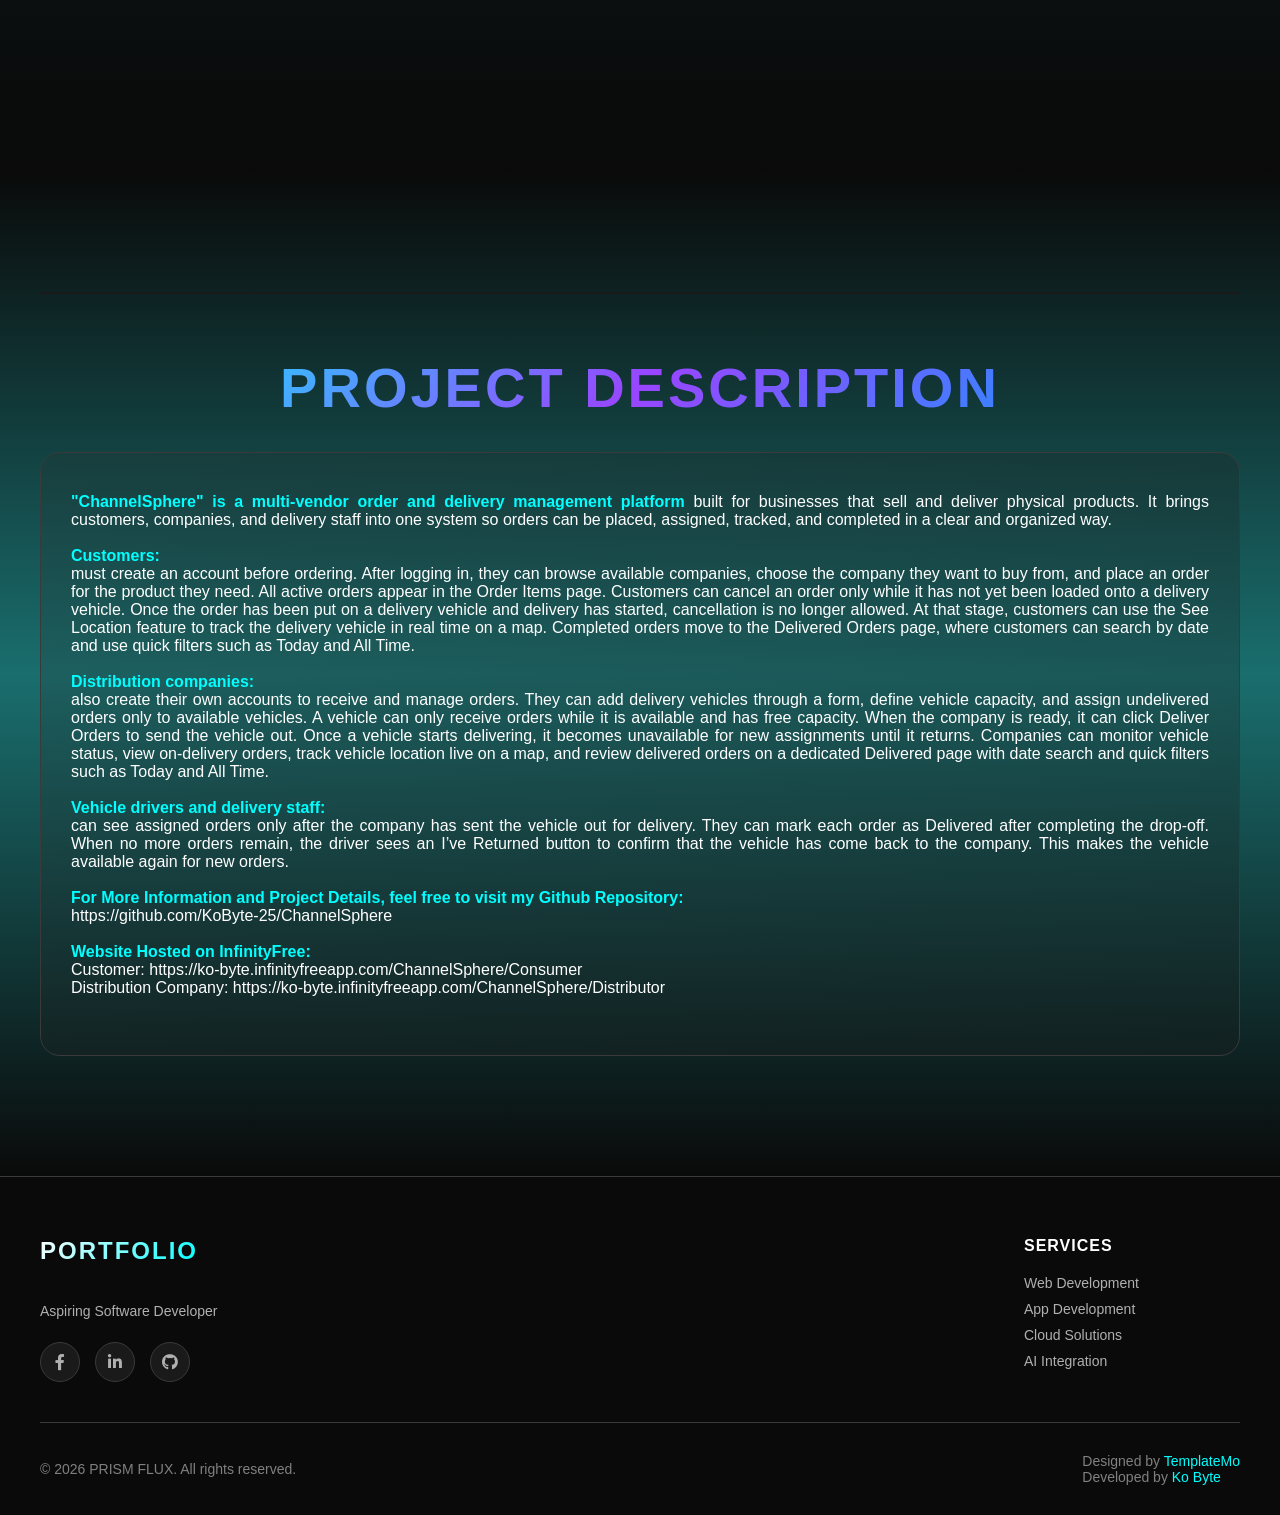
<file: Pages/ChannelSphere.html>
<!DOCTYPE html>
<html lang="en">
<head>
    <meta charset="UTF-8">
    <meta name="viewport" content="width=device-width, initial-scale=1.0">
    <title>Zay Yar Min | Software Developer</title>
    <link rel="stylesheet" href="../css/templatemo-prism-flux.css">
    <link href="https://cdnjs.cloudflare.com/ajax/libs/font-awesome/5.10.0/css/all.min.css" rel="stylesheet">

<!-- 

TemplateMo 600 Prism Flux

https://templatemo.com/tm-600-prism-flux

-->
</head>
<body>

    <!-- Navigation Header -->
    <header class="header" id="header">
        <nav class="nav-container">
            <a href="./home.html" class="logo">
                <!-- <div class="logo-icon">
                    <div class="logo-prism">
                        <div class="prism-shape"></div>
                    </div>
                </div> -->
                <span class="logo-text">
                    <span class="prism">Back To Home</span>
                </span>
            </a>
            
        </nav>
    </header>

    <!-- Hero Section with 3D Carousel -->
    <section class="hero" id="home">
        <div class="carousel-container">
            <div class="carousel" id="carousel">
                <!-- Carousel items will be generated by JavaScript -->
            </div>
            
            <div class="carousel-controls">
                <button class="carousel-btn" id="prevBtn">‹</button>
                <button class="carousel-btn" id="nextBtn">›</button>
            </div>
            
            <div class="carousel-indicators" id="indicators">
                <!-- Indicators will be generated by JavaScript -->
            </div>
        </div>
    </section>

    <!-- NEW: Prism Philosophy Section (About) -->
    <section class="philosophy-section" id="about">
        <div class="philosophy-container">
            <div class="prism-line"></div>
            
            <h2 class="philosophy-headline">
                Project Overview
            </h2>
            
            <p class="philosophy-subheading" style="color: var(--accent-cyan)">
                "ChannelSphere" <br> Order and Delivery Management Platform
            </p>
            
            <p style="color: var(--accent-cyan);">Customer Side</p>
            <br><br>
            <div class="philosophy-pillars">
                <div class="pillar">
                    <img src="../photo/projects/ChannelSphere/ChannelSphere_1.jpg" alt="Project Image" style="width: 100%; height: 100%;">
                    <h3 style="margin-top: 10px; color: var(--accent-cyan);">Customer Login Page</h3>
                </div>
                
                <div class="pillar">
                    <img src="../photo/projects/ChannelSphere/ChannelSphere_2.jpg" alt="Project Image" style="width: 100%; height: 100%;">
                    <h3 style="margin-top: 10px; color: var(--accent-cyan);">Customer Register Page</h3>
                </div>
                
                <div class="pillar">
                    <img src="../photo/projects/ChannelSphere/ChannelSphere_3.jpg" alt="Project Image" style="width: 100%; height: 100%;">
                    <h3 style="margin-top: 10px; color: var(--accent-cyan);">Customer Profile Page</h3>
                </div>

                <div class="pillar">
                    <img src="../photo/projects/ChannelSphere/ChannelSphere_4.jpg" alt="Project Image" style="width: 100%; height: 100%;">
                    <h3 style="margin-top: 10px; color: var(--accent-cyan);">Customer Profile Edit Section</h3>
                </div>

                <div class="pillar">
                    <img src="../photo/projects/ChannelSphere/ChannelSphere_5.jpg" alt="Project Image" style="width: 100%; height: 100%;">
                    <h3 style="margin-top: 10px; color: var(--accent-cyan);">Order Page</h3>
                </div>

                <div class="pillar">
                    <img src="../photo/projects/ChannelSphere/ChannelSphere_6.jpg" alt="Project Image" style="width: 100%; height: 100%;">
                    <h3 style="margin-top: 10px; color: var(--accent-cyan);">Order Form</h3>
                </div>

                <div class="pillar">
                    <img src="../photo/projects/ChannelSphere/ChannelSphere_7.jpg" alt="Project Image" style="width: 100%; height: 100%;">
                    <h3 style="margin-top: 10px; color: var(--accent-cyan);">Ordered Items Page</h3>
                </div>

                <div class="pillar">
                    <img src="../photo/projects/ChannelSphere/ChannelSphere_8.jpg" alt="Project Image" style="width: 100%; height: 100%;">
                    <h3 style="margin-top: 10px; color: var(--accent-cyan);">Action buttons on Orders</h3>
                </div>

                <div class="pillar">
                    <img src="../photo/projects/ChannelSphere/ChannelSphere_9.jpg" alt="Project Image" style="width: 100%; height: 100%;">
                    <h3 style="margin-top: 10px; color: var(--accent-cyan);">Delivered Orders Page</h3>
                </div>

                <div class="pillar">
                    <img src="../photo/projects/ChannelSphere/ChannelSphere_25.jpg" alt="Project Image" style="width: 100%; height: 90%;">
                    <h3 style="margin-top: 10px; color: var(--accent-cyan);">Map Page that Show Order Location</h3>
                </div>
                
            </div>
            <p style="color: var(--accent-cyan);">Distribution Company Side</p>
            <br><br>
            <div class="philosophy-pillars">
                <div class="pillar">
                    <img src="../photo/projects/ChannelSphere/ChannelSphere_11.png" alt="Project Image" style="width: 100%; height: 100%;">
                    <h3 style="margin-top: 10px; color: var(--accent-cyan);">Company Login Page</h3>
                </div>
                
                <div class="pillar">
                    <img src="../photo/projects/ChannelSphere/ChannelSphere_12.png" alt="Project Image" style="width: 100%; height: 100%;">
                    <h3 style="margin-top: 10px; color: var(--accent-cyan);">Company Register Page</h3>
                </div>
                
                <div class="pillar">
                    <img src="../photo/projects/ChannelSphere/ChannelSphere_13.png" alt="Project Image" style="width: 100%; height: 100%;">
                    <h3 style="margin-top: 10px; color: var(--accent-cyan);">Company Profile Page</h3>
                </div>

                <div class="pillar">
                    <img src="../photo/projects/ChannelSphere/ChannelSphere_14.png" alt="Project Image" style="width: 100%; height: 100%;">
                    <h3 style="margin-top: 10px; color: var(--accent-cyan);">Company Vehicles Page</h3>
                </div>

                <div class="pillar">
                    <img src="../photo/projects/ChannelSphere/ChannelSphere_15.png" alt="Project Image" style="width: 100%; height: 100%;">
                    <h3 style="margin-top: 10px; color: var(--accent-cyan);">Add Company Vehicle Page</h3>
                </div>

                <div class="pillar">
                    <img src="../photo/projects/ChannelSphere/ChannelSphere_16.png" alt="Project Image" style="width: 100%; height: 100%;">
                    <h3 style="margin-top: 10px; color: var(--accent-cyan);">Orders to Deliver</h3>
                </div>

                <div class="pillar">
                    <img src="../photo/projects/ChannelSphere/ChannelSphere_17.png" alt="Project Image" style="width: 100%; height: 90%;">
                    <h3 style="margin-top: 10px; color: var(--accent-cyan);">Choosing Vehicle and Putting orders on It</h3>
                </div>

                <div class="pillar">
                    <img src="../photo/projects/ChannelSphere/ChannelSphere_18.png" alt="Project Image" style="width: 100%; height: 100%;">
                    <h3 style="margin-top: 10px; color: var(--accent-cyan);">Delivering Orders Page</h3>
                </div>

                <div class="pillar">
                    <img src="../photo/projects/ChannelSphere/ChannelSphere_19.png" alt="Project Image" style="width: 100%; height: 100%;">
                    <h3 style="margin-top: 10px; color: var(--accent-cyan);">Delivered Orders Page</h3>
                </div>

                <div class="pillar">
                    <img src="../photo/projects/ChannelSphere/ChannelSphere_24.png" alt="Project Image" style="width: 100%; height: 90%;">
                    <h3 style="margin-top: 10px; color: var(--accent-cyan);">Map Page that Show Vehicle Location</h3>
                </div>
            </div>
            <p style="color: var(--accent-cyan);">Distribution Company's Driver &amp; Delivery-Man Side</p>
            <br><br>
            <div class="philosophy-pillars">
                <div class="pillar">
                    <img src="../photo/projects/ChannelSphere/ChannelSphere_26.jpg" alt="Project Image" style="width: 100%; height: 90%;">
                    <h3 style="margin-top: 10px; color: var(--accent-cyan);">Delivery Driver &amp; Delivery-Man Login Page</h3>
                </div>
                
                <div class="pillar">
                    <img src="../photo/projects/ChannelSphere/ChannelSphere_21.jpg" alt="Project Image" style="width: 100%; height: 90%;">
                    <h3 style="margin-top: 10px; color: var(--accent-cyan);">Orders to Deliver Page Showing From Driver Side</h3>
                </div>
                
                <div class="pillar">
                    <img src="../photo/projects/ChannelSphere/ChannelSphere_22.jpg" alt="Project Image" style="width: 100%; height: 90%;">
                    <h3 style="margin-top: 10px; color: var(--accent-cyan);">Orders to Deliver Page Showing From Delivery-Man Side</h3>
                </div>

                <div class="pillar">
                    <img src="../photo/projects/ChannelSphere/ChannelSphere_23.jpg" alt="Project Image" style="width: 100%; height: 90%;">
                    <h3 style="margin-top: 10px; color: var(--accent-cyan);">Orders to Deliver Page of Driver Side After Delivering all Orders</h3>
                </div>
            </div>

            <div class="philosophy-particles" id="particles">
                <!-- Particles will be generated by JavaScript -->
            </div>
        </div>
    </section>

    <!-- NEW: Prism Philosophy Section (About) -->
    <section class="philosophy-section" id="">
        <div class="philosophy-container">
            <div class="prism-line"></div>
            
            <h2 class="philosophy-headline">
                Project Description
            </h2>
            
            <p style="position: relative;
                        padding: 40px 30px;
                        background: linear-gradient(135deg,
                                rgba(42, 42, 42, 0.2),
                                rgba(26, 26, 26, 0.3));
                        border: 1px solid var(--metal-dark);
                        border-radius: 20px;
                        text-align: justify;
                        transition: all 0.4s ease;
                        overflow: hidden;">

                <span style="color: var(--accent-cyan); font-weight: bold;">
                    "ChannelSphere" is a multi-vendor order and delivery management platform
                </span> 
                built for businesses that sell and deliver physical products. It brings customers, companies, and delivery staff into one system so orders can be placed, assigned, tracked, and completed in a clear and organized way.
                <br><br>
                <span style="color: var(--accent-cyan); font-weight: bold;">
                    Customers:
                </span><br> 
                must create an account before ordering. After logging in, they can browse available companies, choose the company they want to buy from, and place an order for the product they need. All active orders appear in the Order Items page. Customers can cancel an order only while it has not yet been loaded onto a delivery vehicle. Once the order has been put on a delivery vehicle and delivery has started, cancellation is no longer allowed. At that stage, customers can use the See Location feature to track the delivery vehicle in real time on a map. Completed orders move to the Delivered Orders page, where customers can search by date and use quick filters such as Today and All Time.
                <br><br>
                <span style="color: var(--accent-cyan); font-weight: bold;">
                    Distribution companies:
                </span><br> 
                also create their own accounts to receive and manage orders. They can add delivery vehicles through a form, define vehicle capacity, and assign undelivered orders only to available vehicles. A vehicle can only receive orders while it is available and has free capacity. When the company is ready, it can click Deliver Orders to send the vehicle out. Once a vehicle starts delivering, it becomes unavailable for new assignments until it returns. Companies can monitor vehicle status, view on-delivery orders, track vehicle location live on a map, and review delivered orders on a dedicated Delivered page with date search and quick filters such as Today and All Time.
                <br><br>
                <span style="color: var(--accent-cyan); font-weight: bold;">
                    Vehicle drivers and delivery staff:
                </span><br> 
                can see assigned orders only after the company has sent the vehicle out for delivery. They can mark each order as Delivered after completing the drop-off. When no more orders remain, the driver sees an I’ve Returned button to confirm that the vehicle has come back to the company. This makes the vehicle available again for new orders.
                <br><br>                
                <span style="color: var(--accent-cyan); font-weight: bold;">
                    For More Information and Project Details, feel free to visit my Github Repository:
                </span><br> 
                <a href="https://github.com/KoByte-25/ChannelSphere" target="_blank" class="repoLinks">https://github.com/KoByte-25/ChannelSphere</a>
                <br><br>
                 <span style="color: var(--accent-cyan); font-weight: bold;">
                    Website Hosted on InfinityFree:
                </span><br> 
                Customer: <a href="https://ko-byte.infinityfreeapp.com/ChannelSphere/Consumer" target="_blank" class="repoLinks">https://ko-byte.infinityfreeapp.com/ChannelSphere/Consumer</a>
                <br>
                Distribution Company: <a href="https://ko-byte.infinityfreeapp.com/ChannelSphere/Distributor" target="_blank" class="repoLinks">https://ko-byte.infinityfreeapp.com/ChannelSphere/Distributor</a>
                <br><br>
            </p>
            
            
            <div class="philosophy-particles" id="particles">
                <!-- Particles will be generated by JavaScript -->
            </div>
        </div>
    </section>

    <!-- Footer -->
    <footer class="footer">
        <div class="footer-content">
            <div class="footer-brand">
                <div class="footer-logo">
                    <!-- <div class="logo-icon">
                        <div class="logo-prism">
                            <div class="prism-shape"></div>
                        </div>
                    </div> -->
                    <span class="logo-text">
                        <span class="prism">PORTFOLIO</span>
                    </span>
                </div>
                <p class="footer-description">
                    Aspiring Software Developer 
                </p>
                <div class="footer-social">
                    <a href="https://www.facebook.com/share/1CQRUUiwof/" class="social-icon"><i class="fab fa-facebook-f"></i></a>
                    <a href="https://www.linkedin.com/in/zay-yar-min-ko-byte-2383423b0" class="social-icon"><i class="fab fa-linkedin-in"></i></a>
                    <a href="https://github.com/KoByte-25" class="social-icon"><i class="fab fa-github"></i></a>
                </div>
            </div>
            
            <div class="footer-section">
                <h4>
                    <!-- Services -->
                </h4>
                <div class="footer-links">
                    <!-- <a href="#">Web Development</a>
                    <a href="#">App Development</a>
                    <a href="#">Cloud Solutions</a>
                    <a href="#">AI Integration</a> -->
                </div>
            </div>
            
            <div class="footer-section">
                <h4>
                    <!-- Company -->
                </h4>
                <div class="footer-links">
                    <!-- <a href="#">About Us</a>
                    <a href="#">Our Team</a>
                    <a href="#">Careers</a>
                    <a href="#">Press Kit</a> -->
                </div>
            </div>
            
            <div class="footer-section">
                <h4>
                    Services
                </h4>
                <div class="footer-links">
                    <a href="#">Web Development</a>
                    <a href="#">App Development</a>
                    <a href="#">Cloud Solutions</a>
                    <a href="#">AI Integration</a>
                </div>
            </div>
        </div>
        
        <div class="footer-bottom">
            <div class="copyright">
                © 2026 PRISM FLUX. All rights reserved.
            </div>
            <div class="footer-credits">
                Designed by <a href="https://templatemo.com" rel="nofollow" target="_blank">TemplateMo</a>
                <br>
                Developed by <a href="https://www.facebook.com/share/1CQRUUiwof/" rel="nofollow" target="_blank">Ko Byte</a>
            </div>
        </div>
    </footer>
<script src="../js/templatemo-prism-scripts.js"></script>
</body>
</html>
</file>
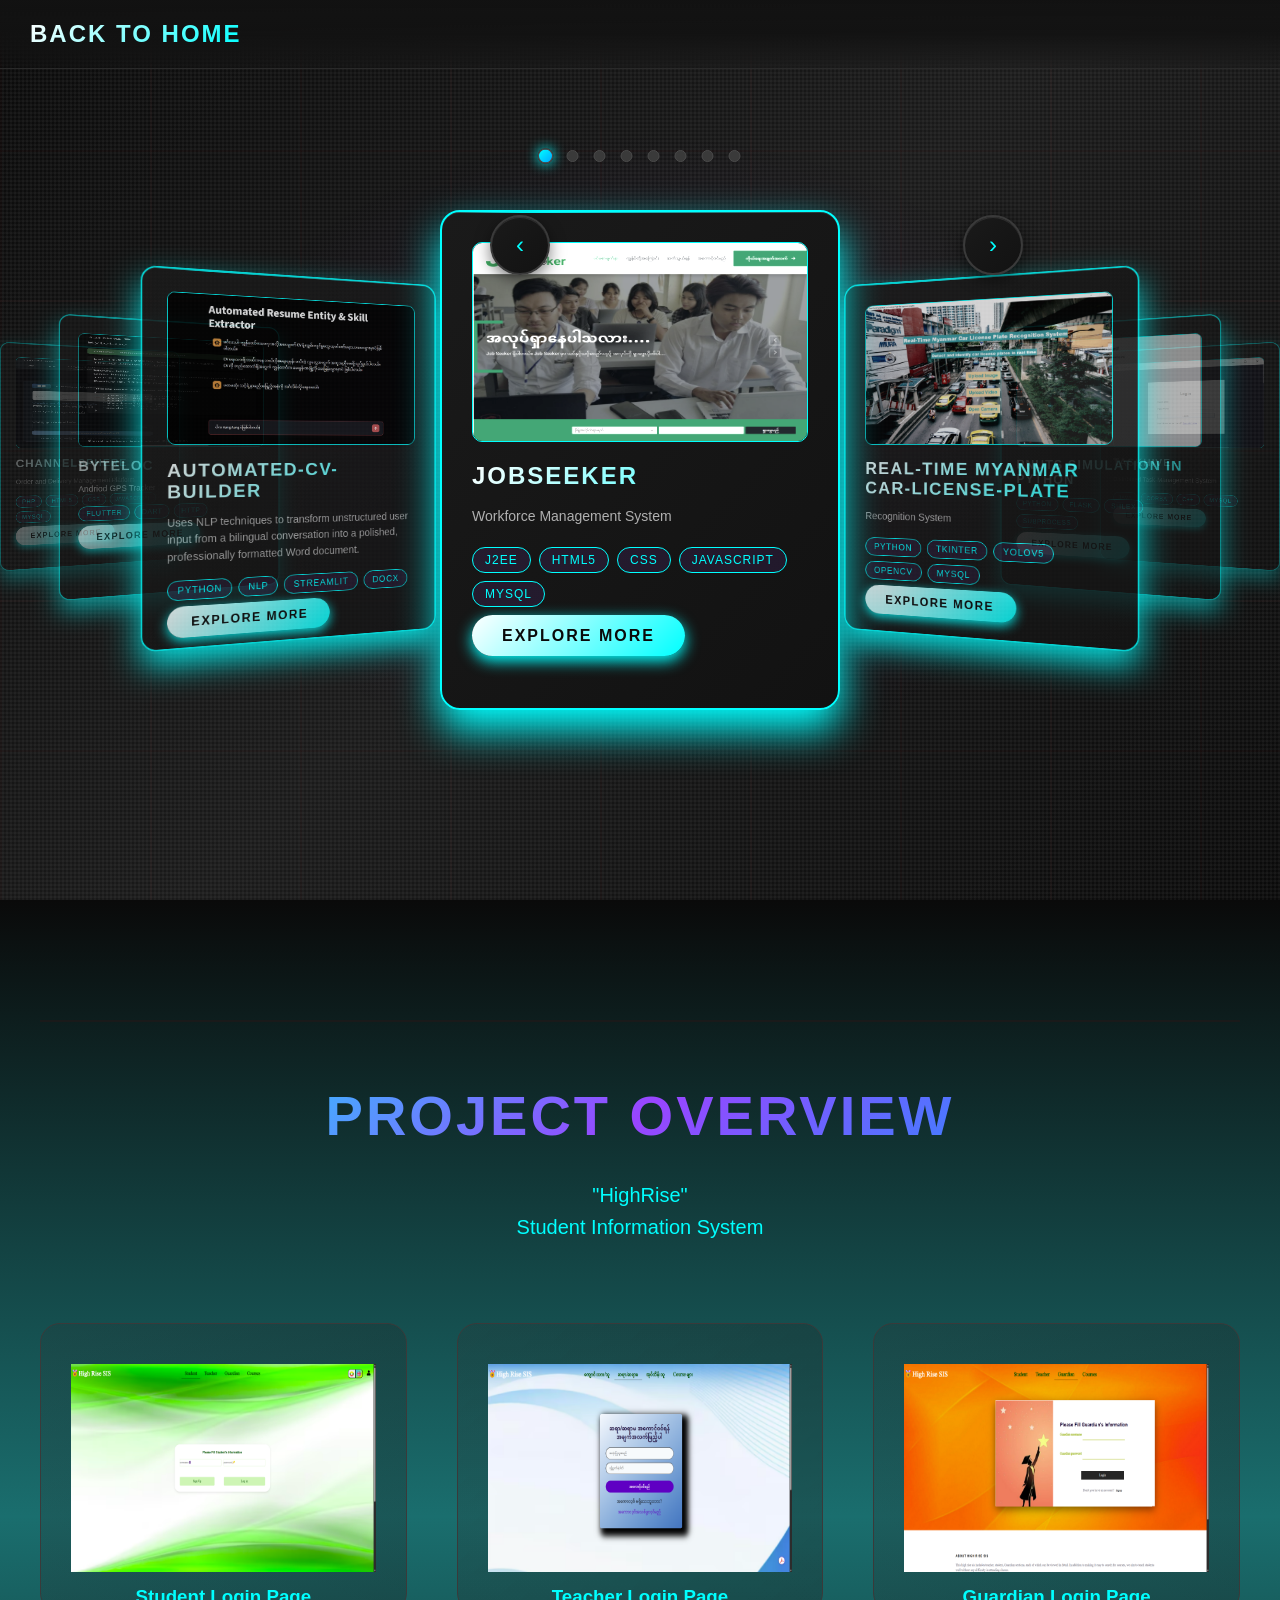
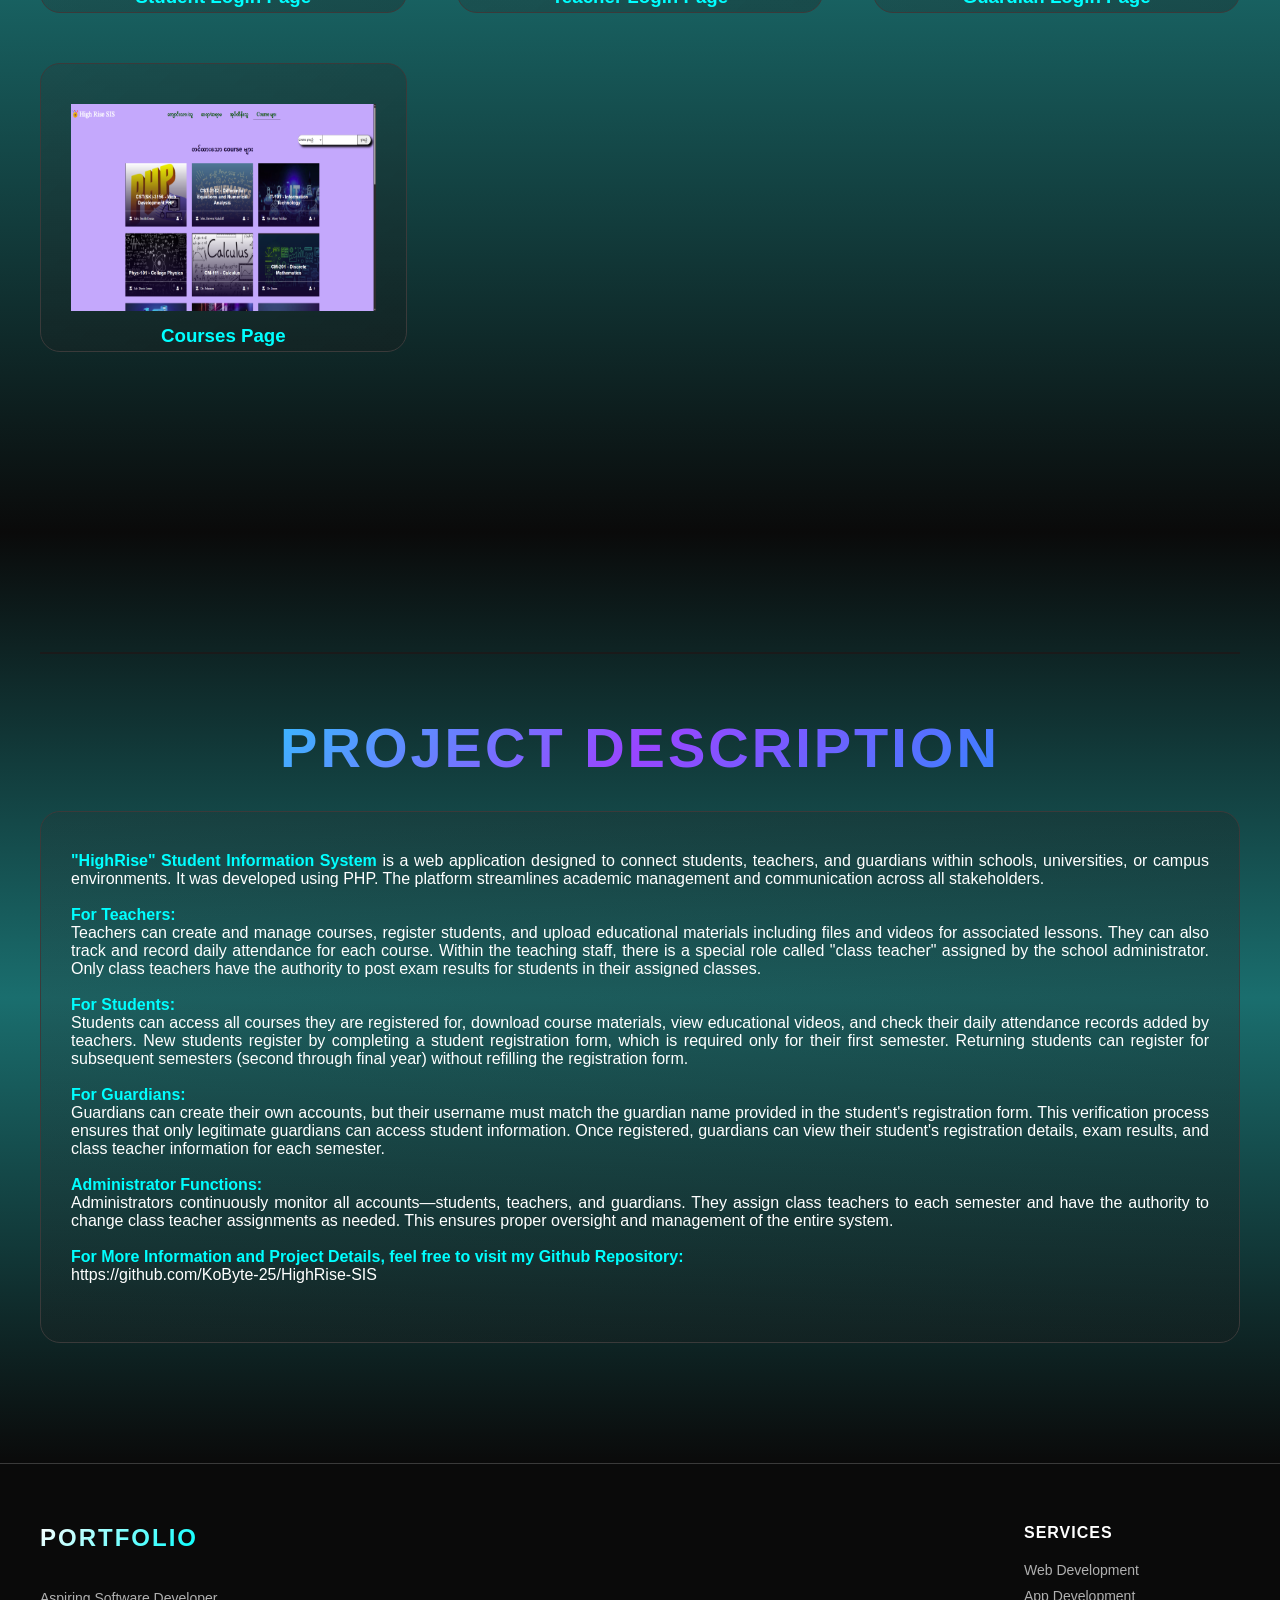
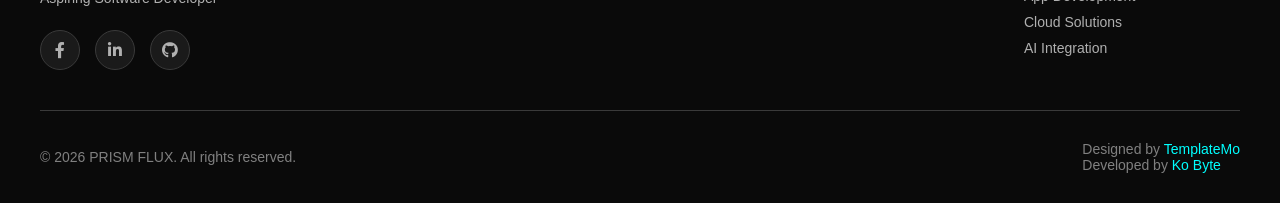
<file: Pages/HighRise.html>
<!DOCTYPE html>
<html lang="en">
<head>
    <meta charset="UTF-8">
    <meta name="viewport" content="width=device-width, initial-scale=1.0">
    <title>Zay Yar Min | Software Developer</title>
    <link rel="stylesheet" href="../css/templatemo-prism-flux.css">
    <link href="https://cdnjs.cloudflare.com/ajax/libs/font-awesome/5.10.0/css/all.min.css" rel="stylesheet">

<!-- 

TemplateMo 600 Prism Flux

https://templatemo.com/tm-600-prism-flux

-->
</head>
<body>

    <!-- Navigation Header -->
    <header class="header" id="header">
        <nav class="nav-container">
            <a href="./home.html" class="logo">
                <!-- <div class="logo-icon">
                    <div class="logo-prism">
                        <div class="prism-shape"></div>
                    </div>
                </div> -->
                <span class="logo-text">
                    <span class="prism">Back To Home</span>
                </span>
            </a>
            
        </nav>
    </header>

    <!-- Hero Section with 3D Carousel -->
    <section class="hero" id="home">
        <div class="carousel-container">
            <div class="carousel" id="carousel">
                <!-- Carousel items will be generated by JavaScript -->
            </div>
            
            <div class="carousel-controls">
                <button class="carousel-btn" id="prevBtn">‹</button>
                <button class="carousel-btn" id="nextBtn">›</button>
            </div>
            
            <div class="carousel-indicators" id="indicators">
                <!-- Indicators will be generated by JavaScript -->
            </div>
        </div>
    </section>

    <!-- NEW: Prism Philosophy Section (About) -->
    <section class="philosophy-section" id="about">
        <div class="philosophy-container">
            <div class="prism-line"></div>
            
            <h2 class="philosophy-headline">
                Project Overview
            </h2>
            
            <p class="philosophy-subheading" style="color: var(--accent-cyan)">
                "HighRise" <br> Student Information System
            </p>
            
            <div class="philosophy-pillars">
                <div class="pillar">
                    <img src="../photo/projects/HighRise/HighRise1.png" alt="Project Image" style="width: 100%; height: 100%;">
                    <h3 style="margin-top: 10px; color: var(--accent-cyan);">Student Login Page</h3>
                </div>
                
                <div class="pillar">
                    <img src="../photo/projects/HighRise/HighRise2.png" alt="Project Image" style="width: 100%; height: 100%;">
                    <h3 style="margin-top: 10px; color: var(--accent-cyan);">Teacher Login Page</h3>
                </div>
                
                <div class="pillar">
                    <img src="../photo/projects/HighRise/HighRise3.png" alt="Project Image" style="width: 100%; height: 100%;">
                    <h3 style="margin-top: 10px; color: var(--accent-cyan);">Guardian Login Page</h3>
                </div>

                <div class="pillar">
                    <img src="../photo/projects/HighRise/HighRise4.png" alt="Project Image" style="width: 100%; height: 100%;">
                    <h3 style="margin-top: 10px; color: var(--accent-cyan);">Courses Page</h3>
                </div>

            </div>
            

            <div class="philosophy-particles" id="particles">
                <!-- Particles will be generated by JavaScript -->
            </div>
        </div>
    </section>

    <!-- NEW: Prism Philosophy Section (About) -->
    <section class="philosophy-section" id="">
        <div class="philosophy-container">
            <div class="prism-line"></div>
            
            <h2 class="philosophy-headline">
                Project Description
            </h2>
            
            <p style="position: relative;
                        padding: 40px 30px;
                        background: linear-gradient(135deg,
                                rgba(42, 42, 42, 0.2),
                                rgba(26, 26, 26, 0.3));
                        border: 1px solid var(--metal-dark);
                        border-radius: 20px;
                        text-align: justify;
                        transition: all 0.4s ease;
                        overflow: hidden;">

                <span style="color: var(--accent-cyan); font-weight: bold;">
                    "HighRise" Student Information System
                </span> 
                is a web application designed to connect students, teachers, and guardians within schools, universities, or campus environments. It was developed using PHP. The platform streamlines academic management and communication across all stakeholders.                <br><br>
                <span style="color: var(--accent-cyan); font-weight: bold;">
                    For Teachers:
                </span><br> 
                Teachers can create and manage courses, register students, and upload educational materials including files and videos for associated lessons. They can also track and record daily attendance for each course. Within the teaching staff, there is a special role called "class teacher" assigned by the school administrator. Only class teachers have the authority to post exam results for students in their assigned classes.                <br><br>
                <span style="color: var(--accent-cyan); font-weight: bold;">
                    For Students:
                </span><br> 
                Students can access all courses they are registered for, download course materials, view educational videos, and check their daily attendance records added by teachers. New students register by completing a student registration form, which is required only for their first semester. Returning students can register for subsequent semesters (second through final year) without refilling the registration form.                <br><br>
                <span style="color: var(--accent-cyan); font-weight: bold;">
                    For Guardians:
                </span><br> 
                Guardians can create their own accounts, but their username must match the guardian name provided in the student's registration form. This verification process ensures that only legitimate guardians can access student information. Once registered, guardians can view their student's registration details, exam results, and class teacher information for each semester.                <br><br>
                <span style="color: var(--accent-cyan); font-weight: bold;">
                    Administrator Functions:
                </span><br> 
                Administrators continuously monitor all accounts—students, teachers, and guardians. They assign class teachers to each semester and have the authority to change class teacher assignments as needed. This ensures proper oversight and management of the entire system.                <br><br>
                <span style="color: var(--accent-cyan); font-weight: bold;">
                    For More Information and Project Details, feel free to visit my Github Repository:
                </span><br> 
                <a href="https://github.com/KoByte-25/HighRise-SIS" target="_blank" class="repoLinks">https://github.com/KoByte-25/HighRise-SIS</a>
                <br><br>
            </p>
            
            
            <div class="philosophy-particles" id="particles">
                <!-- Particles will be generated by JavaScript -->
            </div>
        </div>
    </section>

    <!-- Footer -->
    <footer class="footer">
        <div class="footer-content">
            <div class="footer-brand">
                <div class="footer-logo">
                    <!-- <div class="logo-icon">
                        <div class="logo-prism">
                            <div class="prism-shape"></div>
                        </div>
                    </div> -->
                    <span class="logo-text">
                        <span class="prism">PORTFOLIO</span>
                    </span>
                </div>
                <p class="footer-description">
                    Aspiring Software Developer 
                </p>
                <div class="footer-social">
                    <a href="https://www.facebook.com/share/1CQRUUiwof/" class="social-icon"><i class="fab fa-facebook-f"></i></a>
                    <a href="https://www.linkedin.com/in/zay-yar-min-ko-byte-2383423b0" class="social-icon"><i class="fab fa-linkedin-in"></i></a>
                    <a href="https://github.com/KoByte-25" class="social-icon"><i class="fab fa-github"></i></a>
                </div>
            </div>
            
            <div class="footer-section">
                <h4>
                    <!-- Services -->
                </h4>
                <div class="footer-links">
                    <!-- <a href="#">Web Development</a>
                    <a href="#">App Development</a>
                    <a href="#">Cloud Solutions</a>
                    <a href="#">AI Integration</a> -->
                </div>
            </div>
            
            <div class="footer-section">
                <h4>
                    <!-- Company -->
                </h4>
                <div class="footer-links">
                    <!-- <a href="#">About Us</a>
                    <a href="#">Our Team</a>
                    <a href="#">Careers</a>
                    <a href="#">Press Kit</a> -->
                </div>
            </div>
            
            <div class="footer-section">
                <h4>
                    Services
                </h4>
                <div class="footer-links">
                    <a href="#">Web Development</a>
                    <a href="#">App Development</a>
                    <a href="#">Cloud Solutions</a>
                    <a href="#">AI Integration</a>
                </div>
            </div>
        </div>
        
        <div class="footer-bottom">
            <div class="copyright">
                © 2026 PRISM FLUX. All rights reserved.
            </div>
            <div class="footer-credits">
                Designed by <a href="https://templatemo.com" rel="nofollow" target="_blank">TemplateMo</a>
                <br>
                Developed by <a href="https://www.facebook.com/share/1CQRUUiwof/" rel="nofollow" target="_blank">Ko Byte</a>
            </div>
        </div>
    </footer>
<script src="../js/templatemo-prism-scripts.js"></script>
</body>
</html>
</file>
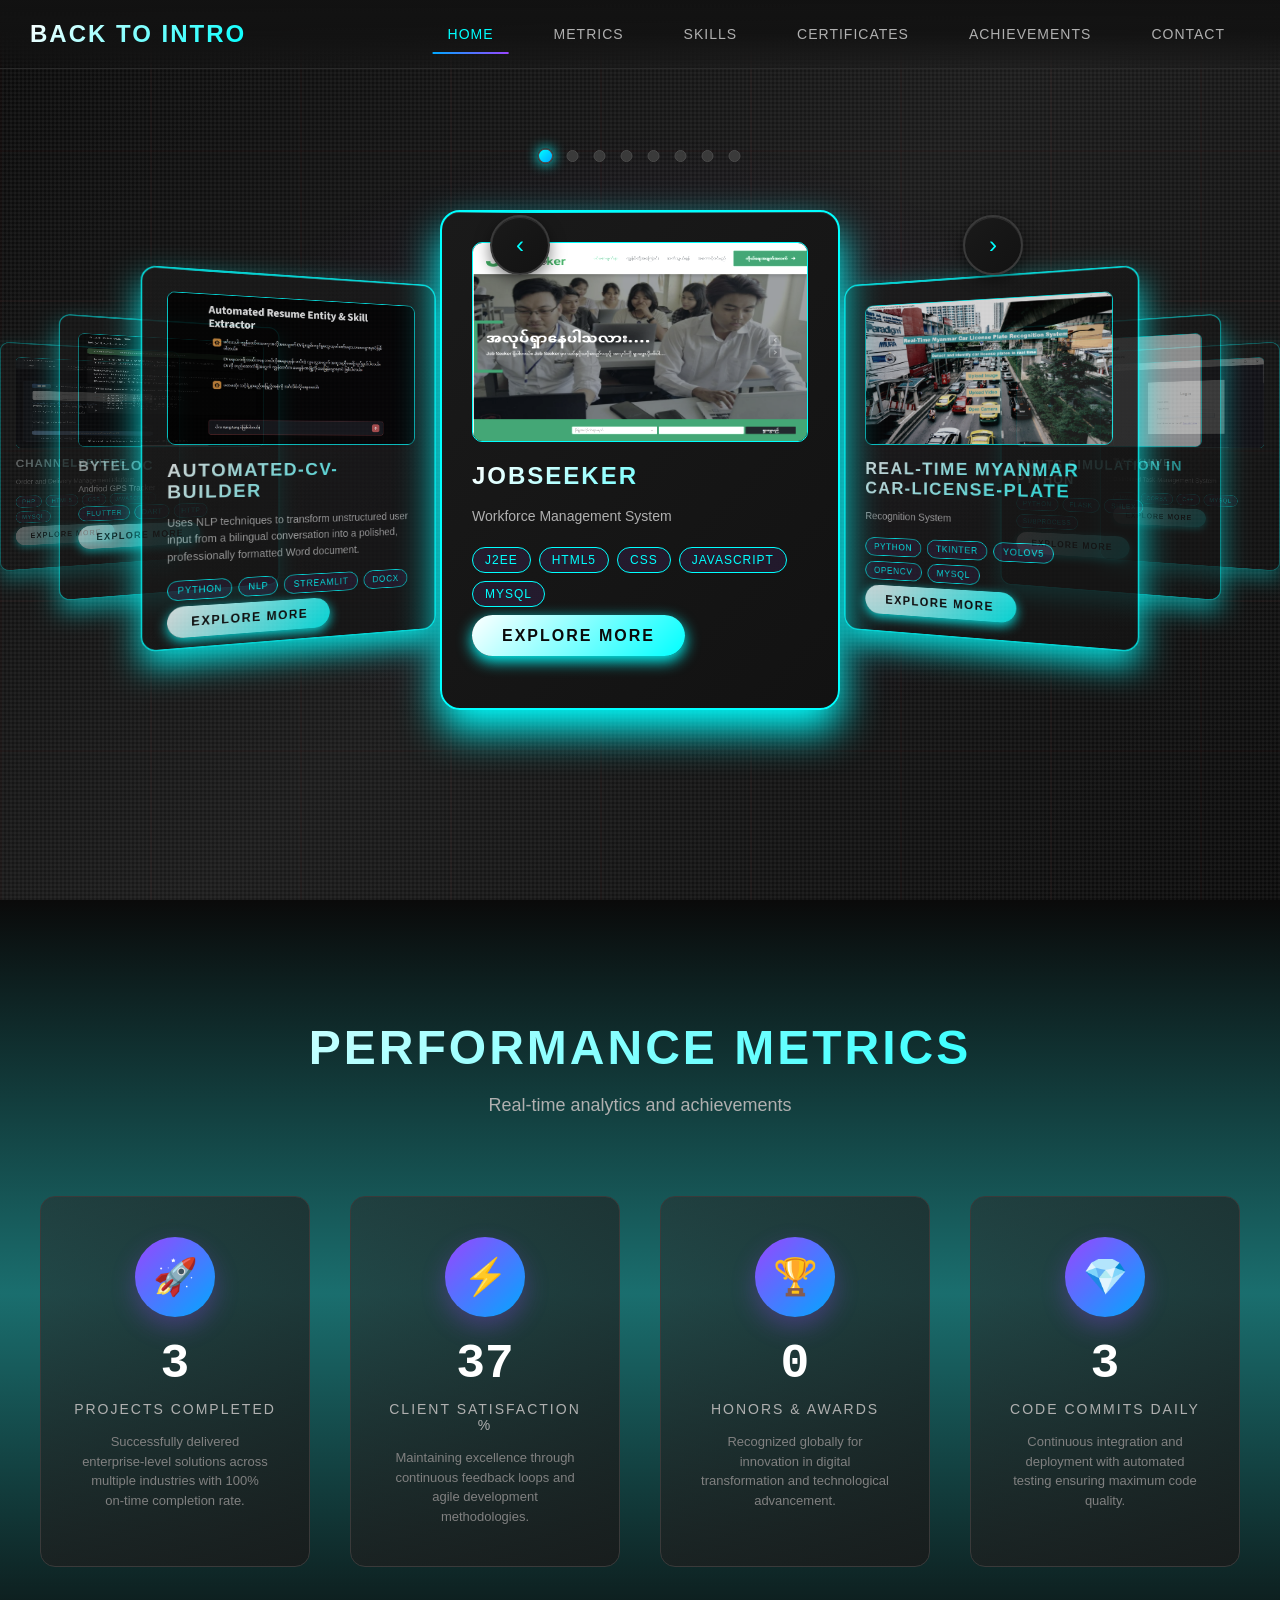
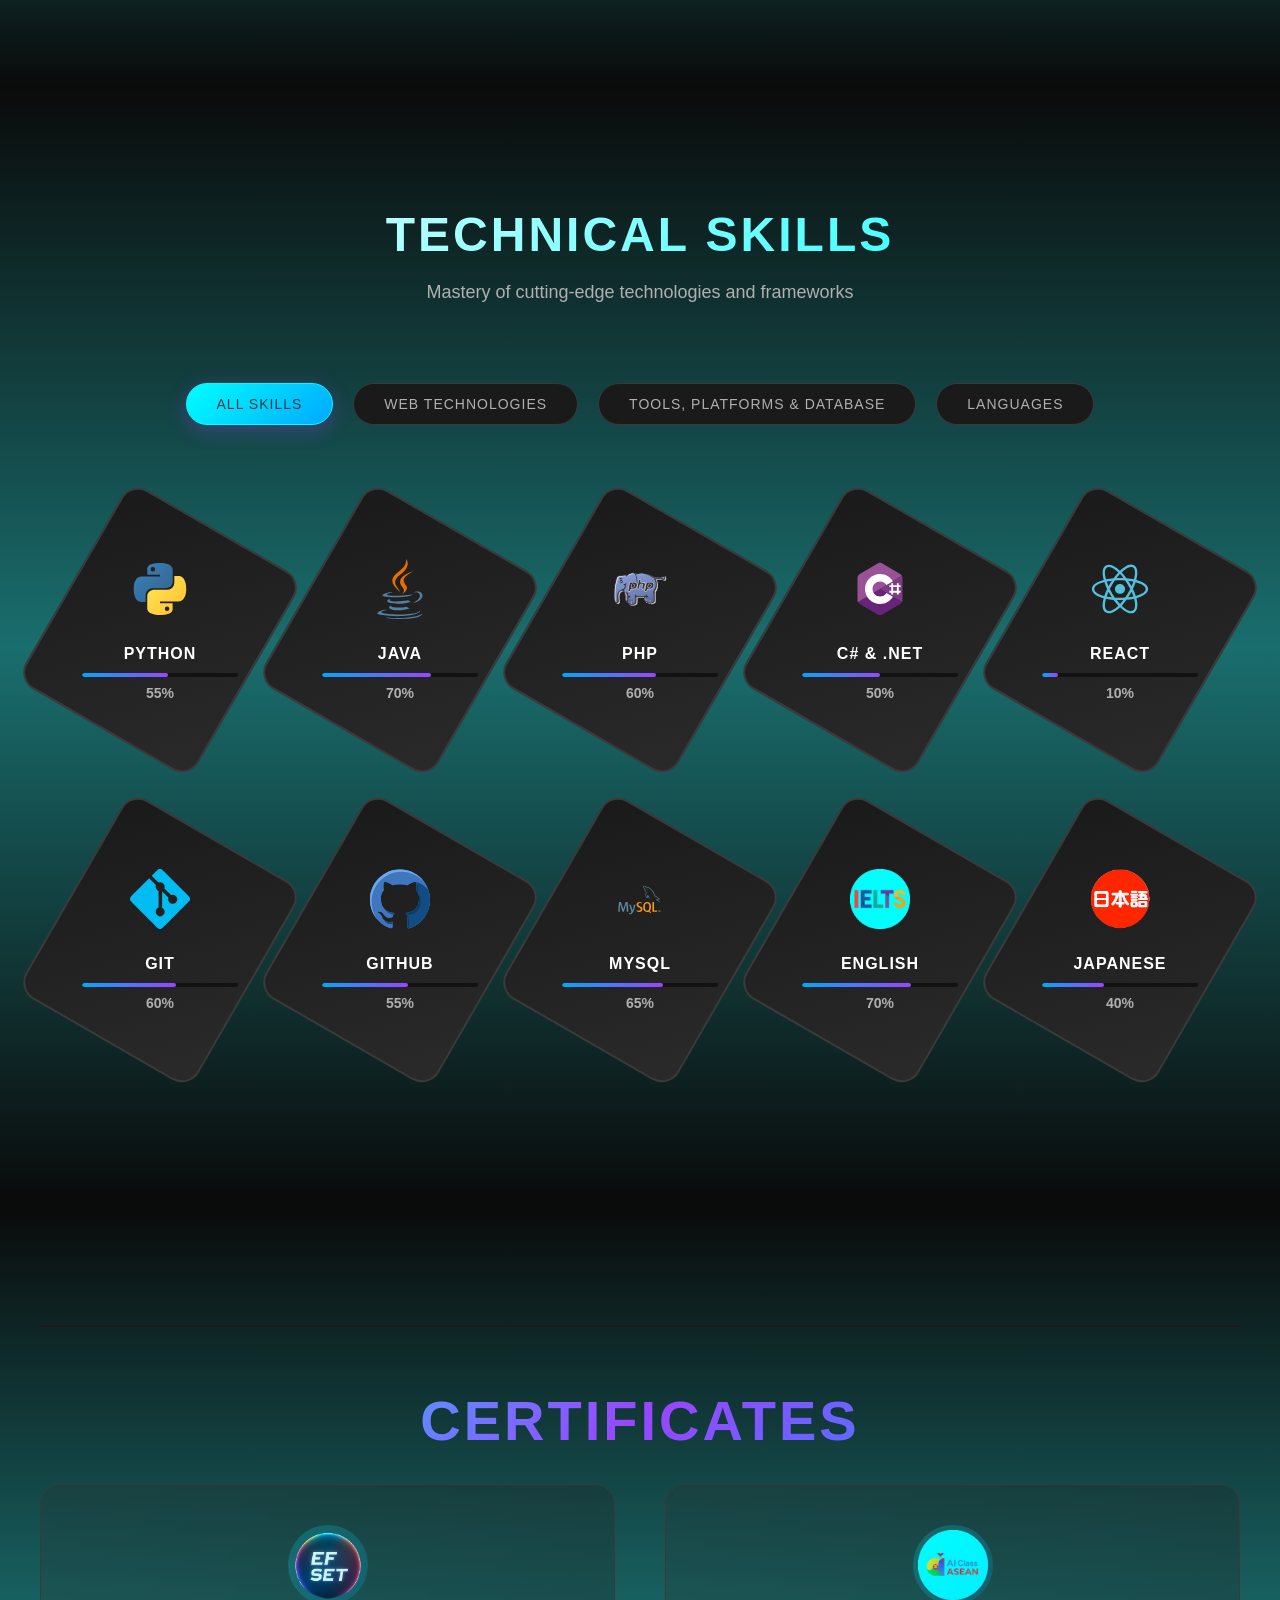
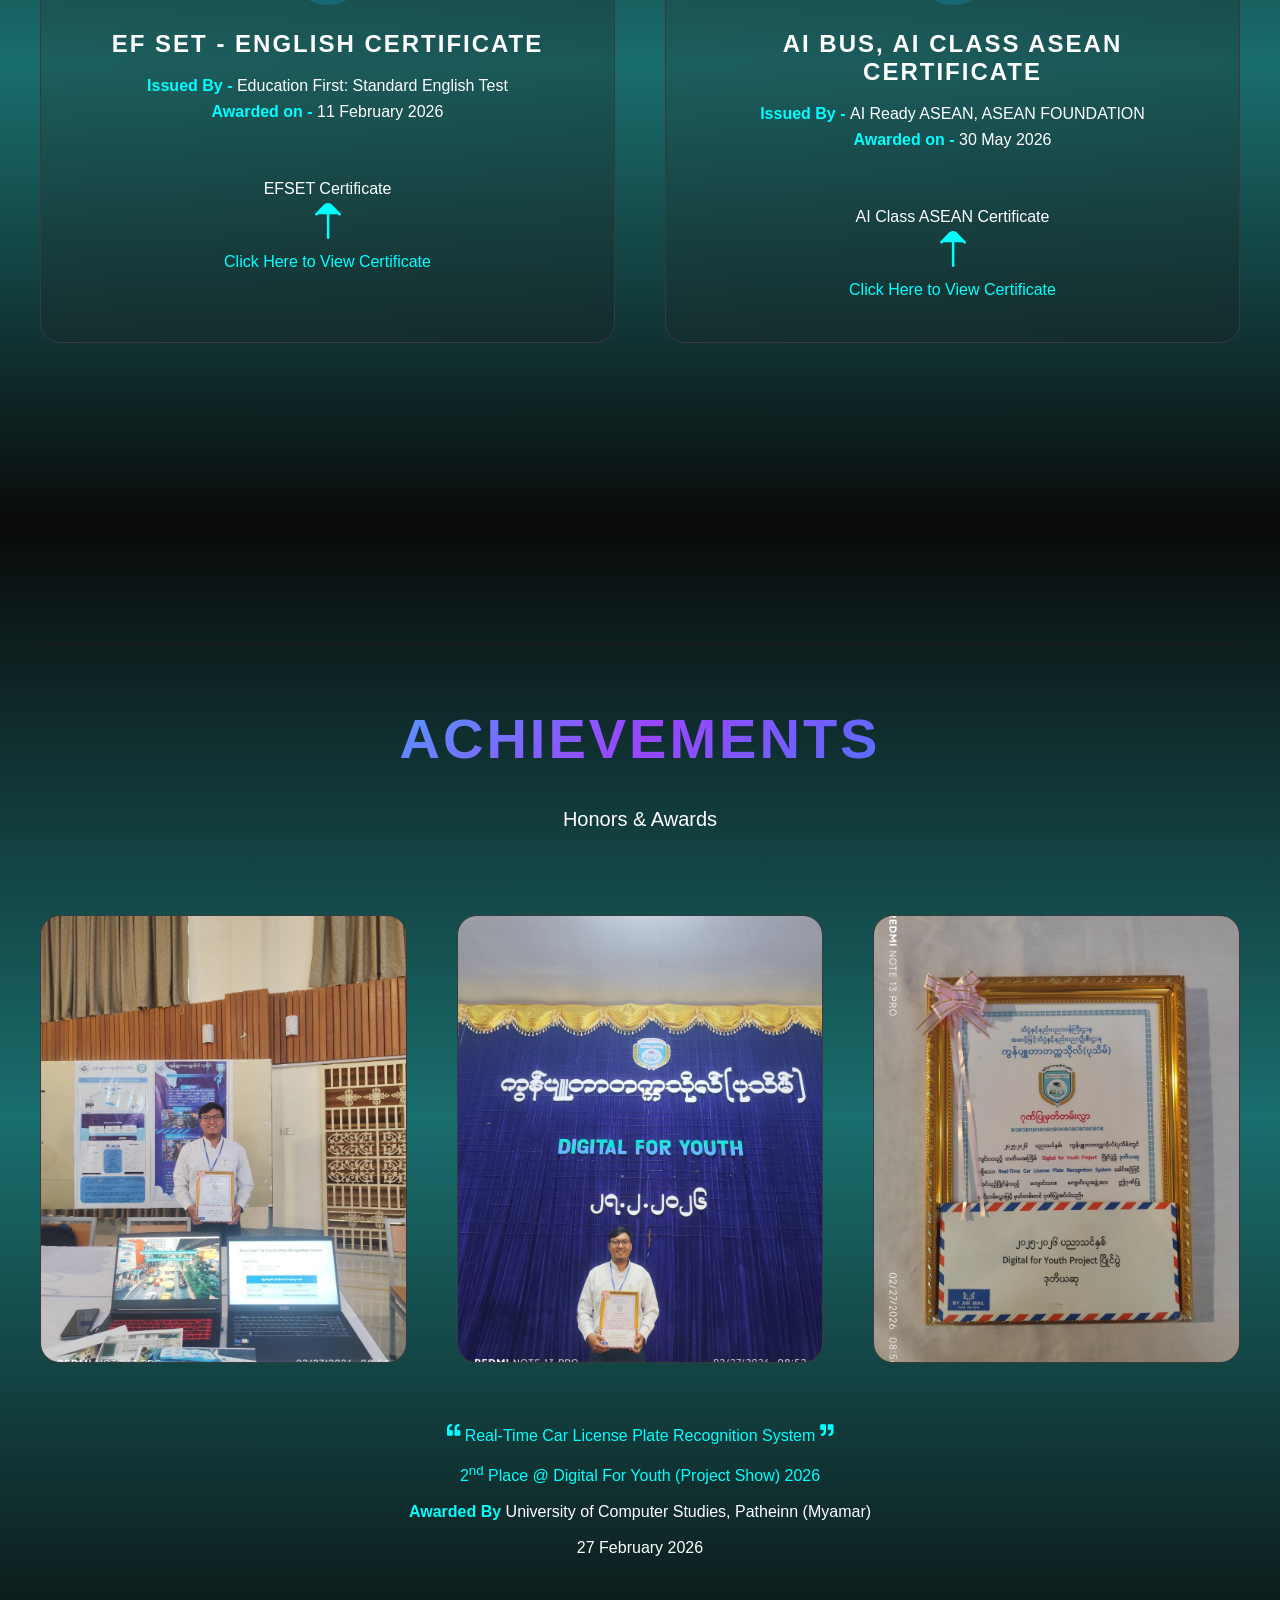
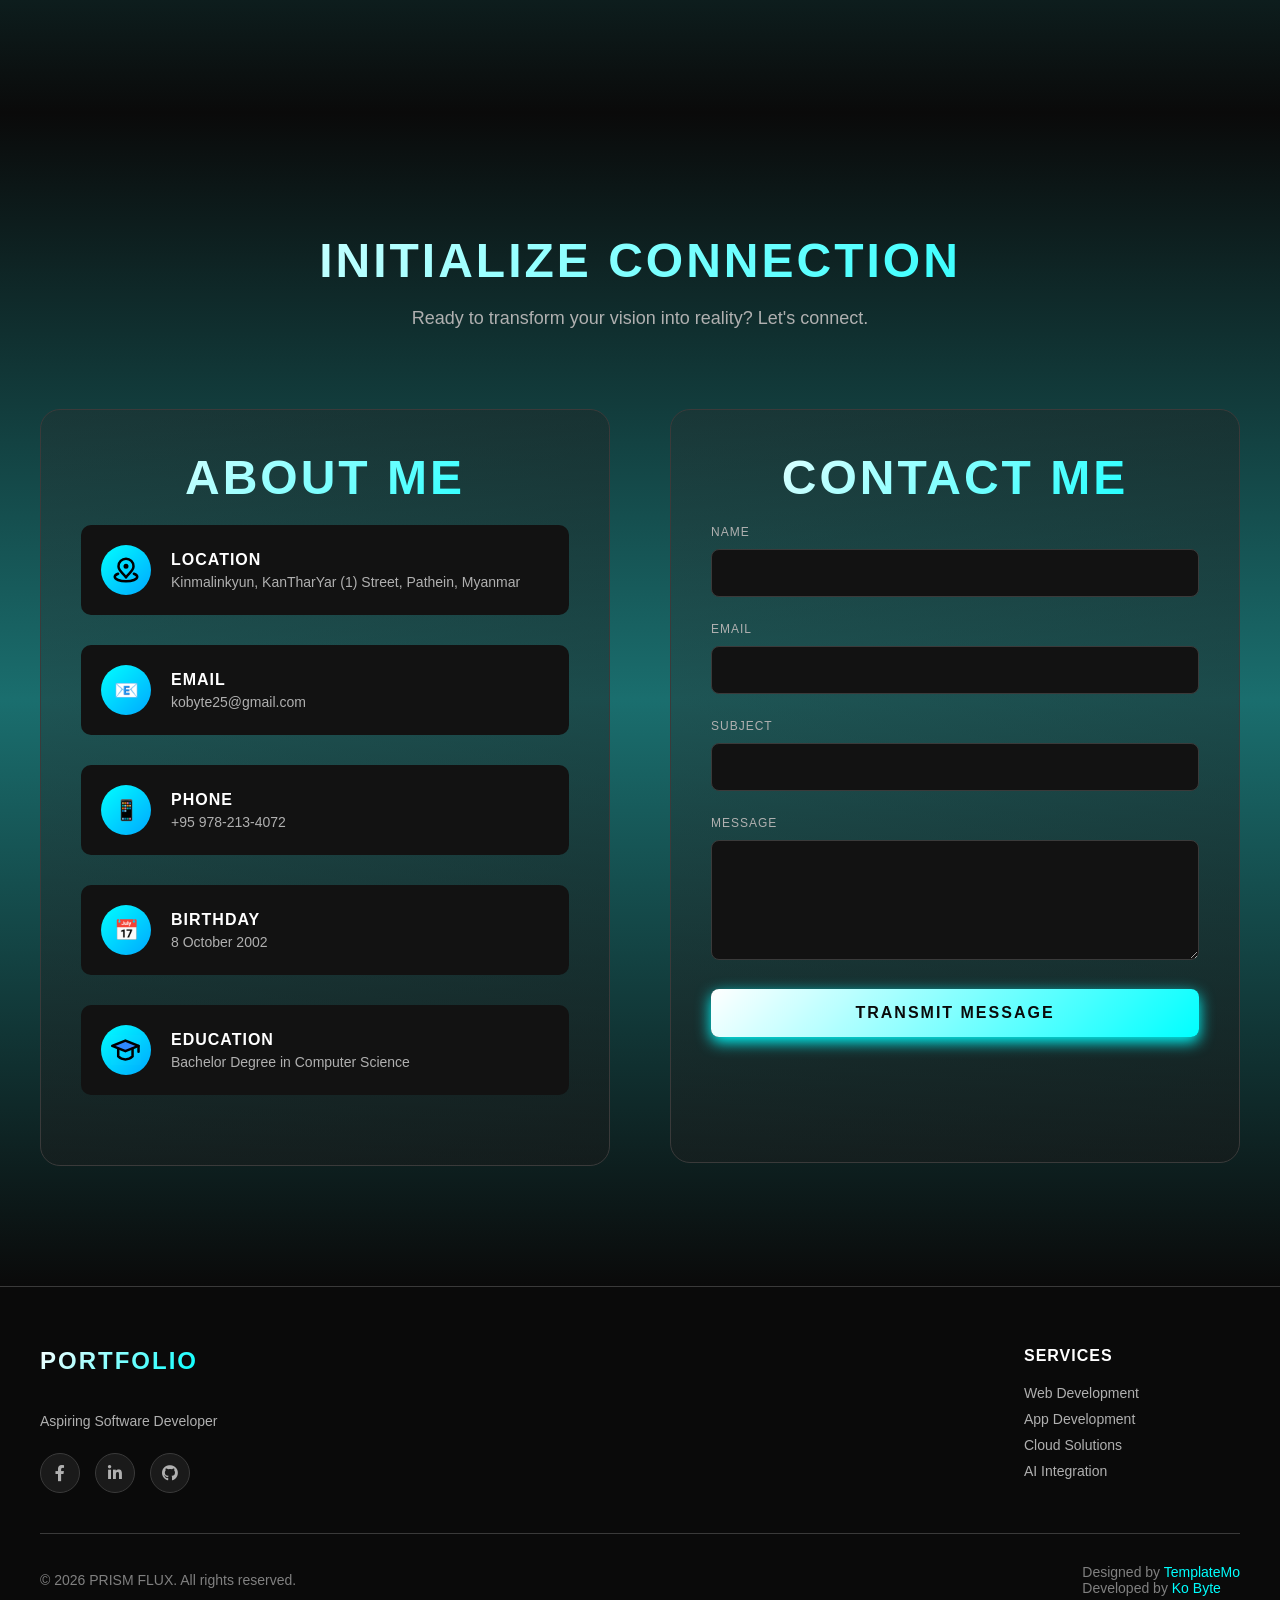
<file: Pages/home.html>
<!DOCTYPE html>
<html lang="en">
<head>
    <meta charset="UTF-8">
    <meta name="viewport" content="width=device-width, initial-scale=1.0">
    <title>Zay Yar Min | Software Developer</title>
    <link rel="stylesheet" href="../css/templatemo-prism-flux.css">
    <link href="https://cdnjs.cloudflare.com/ajax/libs/font-awesome/5.10.0/css/all.min.css" rel="stylesheet">

<!-- 

TemplateMo 600 Prism Flux

https://templatemo.com/tm-600-prism-flux

-->
</head>
<body>
    <!-- Loading Screen -->
    <div class="loader" id="loader">
        <div class="loader-content">
            <div class="loader-prism">
                <div class="prism-face"></div>
                <div class="prism-face"></div>
                <div class="prism-face"></div>
            </div>
            <div style="color: var(--accent-cyan); font-size: 18px; text-transform: uppercase; letter-spacing: 3px;">Loading...</div>
        </div>
    </div>

    <!-- Navigation Header -->
    <header class="header" id="header">
        <nav class="nav-container">
            <a href="../index.html" class="logo">
                <!-- <div class="logo-icon">
                    <div class="logo-prism">
                        <div class="prism-shape"></div>
                    </div>
                </div> -->
                <span class="logo-text">
                    <span class="prism">Back To Intro</span>

                </span>
            </a>
            <ul class="nav-menu" id="navMenu">
                <li><a href="#home" class="nav-link active">Home</a></li> 
                <li><a href="#stats" class="nav-link">Metrics</a></li>  
                <li><a href="#skills" class="nav-link">Skills</a></li>           
                <li><a href="#certificates" class="nav-link">certificates</a></li>
                <li><a href="#achievements" class="nav-link">Achievements</a></li>
                <li><a href="#contact" class="nav-link">Contact</a></li>
            </ul>
            <div class="menu-toggle" id="menuToggle">
                <span></span>
                <span></span>
                <span></span>
            </div>
        </nav>
    </header>

    <!-- Hero Section with 3D Carousel -->
    <section class="hero" id="home">
        <div class="carousel-container">
            <div class="carousel" id="carousel">
                <!-- Carousel items will be generated by JavaScript -->
            </div>
            
            <div class="carousel-controls">
                <button class="carousel-btn" id="prevBtn">‹</button>
                <button class="carousel-btn" id="nextBtn">›</button>
            </div>
            
            <div class="carousel-indicators" id="indicators">
                <!-- Indicators will be generated by JavaScript -->
            </div>
        </div>
    </section>

    <!-- Stats Section with Content -->
    <section class="stats-section" id="stats">
        <div class="section-header">
            <h2 class="section-title">Performance Metrics</h2>
            <p class="section-subtitle">Real-time analytics and achievements</p>
        </div>
        
        <div class="stats-grid">
            <div class="stat-card">
                <div class="stat-icon">🚀</div>
                <div class="stat-number" data-target="5">5</div>
                <div class="stat-label">Projects Completed</div>
                <p class="stat-description">Successfully delivered enterprise-level solutions across multiple industries with 100% on-time completion rate.</p>
            </div>
            
            <div class="stat-card">
                <div class="stat-icon">⚡</div>
                <div class="stat-number" data-target="50">50</div>
                <div class="stat-label">Client Satisfaction %</div>
                <p class="stat-description">Maintaining excellence through continuous feedback loops and agile development methodologies.</p>
            </div>
            
            <div class="stat-card">
                <div class="stat-icon">🏆</div>
                <div class="stat-number" data-target="1">1</div>
                <div class="stat-label">Honors &amp; Awards</div>
                <p class="stat-description">Recognized globally for innovation in digital transformation and technological advancement.</p>
            </div>
            
            <div class="stat-card">
                <div class="stat-icon">💎</div>
                <div class="stat-number" data-target="5">5</div>
                <div class="stat-label">Code Commits Daily</div>
                <p class="stat-description">Continuous integration and deployment with automated testing ensuring maximum code quality.</p>
            </div>
        </div>
    </section>

    <!-- Enhanced Skills Section - Technical Arsenal -->
    <section class="skills-section" id="skills">
        <div class="skills-container">
            <div class="section-header">
                <h2 class="section-title">Technical Skills</h2>
                <p class="section-subtitle">Mastery of cutting-edge technologies and frameworks</p>
            </div>
            
            <div class="skill-categories">
                <div class="category-tab active" data-category="all">All Skills</div>
                <div class="category-tab" data-category="WebTech">Web Technologies</div>
                <div class="category-tab" style="text-align: center;" data-category="TPD">Tools, Platforms &amp; Database</div>
                <div class="category-tab" data-category="Lan">Languages</div>
            </div>

            <div class="skills-hexagon-grid" id="skillsGrid">
                <!-- Hexagonal skill items will be generated by JavaScript -->
            </div>
        </div>
    </section>

    <!-- NEW: Prism Philosophy Section (About) -->
    <section class="philosophy-section" id="certificates">
        <div class="philosophy-container">
            <div class="prism-line"></div>
            
            <h2 class="philosophy-headline">
                Certificates
            </h2>
                      
            <div class="philosophy-pillars">
                <div class="pillar">
                    <div class="pillar-icon"><img src="../photo/logo/EFSET.png" alt="EF SET" height="150"></div>
                    <h3 class="pillar-title">EF SET - English Certificate</h3>
                    <p class="pillar-description" style="color: var(--text-primary)">                        
                        <b style="color: var(--accent-cyan)">Issued By - </b>Education First: Standard English Test 
                        <br> 
                        <b style="color: var(--accent-cyan)">Awarded on - </b>11 February 2026
                        <br><br><br>
                        <a href="../certificates/Zay Yar Min - EFSET Certificate.pdf" rel="nofollow" target="_blank" style="color: var(--text-primary);" download>EFSET Certificate</a>
                        <br> 
                        <span style="color: var(--accent-cyan);">
                        <?xml version="1.0" encoding="utf-8"?><!-- Uploaded to: SVG Repo, www.svgrepo.com, Generator: SVG Repo Mixer Tools -->
                        <svg width="40px" height="40px" viewBox="0 0 24 24" fill="currentColor" xmlns="http://www.w3.org/2000/svg">
                            <path d="M12.0703 22V2" stroke="currentColor" stroke-width="1.5" stroke-linecap="round" stroke-linejoin="round"/>
                            <path d="M5 8L10 2.84009C10.2571 2.5677 10.5671 2.35047 10.911 2.20215C11.2549 2.05383 11.6255 1.97754 12 1.97754C12.3745 1.97754 12.7451 2.05383 13.089 2.20215C13.4329 2.35047 13.7429 2.5677 14 2.84009L19 8" stroke="currentColor" stroke-width="1.5" stroke-linecap="round" stroke-linejoin="round"/>
                        </svg>      
                        <br>Click Here to View Certificate</span>
                    </p>
                </div>
                
                <div class="pillar">
                    <div class="pillar-icon"><img src="../photo/logo/AC-ASEAN.png" alt="AI Bus, AI Class ASEAN" height="70"></div>
                    <h3 class="pillar-title">AI Bus, AI Class ASEAN Certificate</h3>
                    <p class="pillar-description" style="color: var(--text-primary)">                        
                        <b style="color: var(--accent-cyan)">Issued By - </b> AI Ready ASEAN, ASEAN FOUNDATION 
                        <br> 
                        <b style="color: var(--accent-cyan)">Awarded on - </b>30 May 2026
                        <br><br><br>
                        <a href="../certificates/Zay-Yar-Min-AIClassASEAN-Certificate.png" rel="nofollow" target="_blank" style="color: var(--text-primary);" download>AI Class ASEAN Certificate</a>
                        <br> 
                        <span style="color: var(--accent-cyan);">
                        <?xml version="1.0" encoding="utf-8"?><!-- Uploaded to: SVG Repo, www.svgrepo.com, Generator: SVG Repo Mixer Tools -->
                        <svg width="40px" height="40px" viewBox="0 0 24 24" fill="currentColor" xmlns="http://www.w3.org/2000/svg">
                            <path d="M12.0703 22V2" stroke="currentColor" stroke-width="1.5" stroke-linecap="round" stroke-linejoin="round"/>
                            <path d="M5 8L10 2.84009C10.2571 2.5677 10.5671 2.35047 10.911 2.20215C11.2549 2.05383 11.6255 1.97754 12 1.97754C12.3745 1.97754 12.7451 2.05383 13.089 2.20215C13.4329 2.35047 13.7429 2.5677 14 2.84009L19 8" stroke="currentColor" stroke-width="1.5" stroke-linecap="round" stroke-linejoin="round"/>
                        </svg>      
                        <br>Click Here to View Certificate</span>
                    </p>
                </div>
            </div>
            
            <div class="philosophy-particles" id="particles">
                <!-- Particles will be generated by JavaScript -->
            </div>
        </div>
    </section>

    <!-- NEW: Prism Philosophy Section (About) -->
    <section class="philosophy-section" id="achievements">
        <div class="philosophy-container">
            <div class="prism-line"></div>
            
            <h2 class="philosophy-headline">
                Achievements
            </h2>
            
            <p class="philosophy-subheading" style="color: var(--text-primary);">
                Honors &amp; Awards
            </p>
            
            <div class="philosophy-pillars">
                <div class="pillar" style="height: 448px; background-image: url('../achievements/DFY-27-2-26/DFY-2nd-1.jpg'); background-size: cover; background-position: center;">
                </div>
                <div class="pillar" style="height: 448px; background-image: url('../achievements/DFY-27-2-26/DFY-2nd-2.jpg'); background-size: cover; background-position: center;">
                </div>
                <div class="pillar" style="height: 448px; background-image: url('../achievements/DFY-27-2-26/DFY-2nd-3.jpg'); background-size: cover; background-position: center;">
                </div>                
            </div>
            
            <p style="color: var(--accent-cyan);">
                <sup><i class="fa fa-quote-left"></i></sup> Real-Time Car License Plate Recognition System <sup><i class="fa fa-quote-right"></i></sup>
                <br><br>
                2<sup>nd</sup> Place &commat; Digital For Youth (Project Show) 2026
                <br><br>
                <b> Awarded By </b>
                <span style="color: var(--text-primary);">
                    University of Computer Studies, Patheinn (Myamar)
                </span>
                <br><br>
                <span style="color: var(--text-primary);">
                    27 February 2026
                </span>
            </p>
            <br><br>
            <!-- <hr style="border:1px solid var(--accent-cyan)">
            <br><br>
            <div class="philosophy-pillars">
                <div class="pillar" style="height: 448px; background-image: url('../achievements/Matriculation-Exam/ME1.jpg'); background-size: cover; background-position: center;">
                </div>
                <div class="pillar" style="height: 448px; background-image: url('../achievements/Matriculation-Exam/ME2.jpg'); background-size: cover; background-position: center;">
                </div>
                <div class="pillar" style="height: 448px; background-image: url('../achievements/Matriculation-Exam/ME3.jpg'); background-size: cover; background-position: center;">
                </div>                
            </div>
            
            <p style="color: var(--accent-cyan);">
                <sup><i class="fa fa-quote-left"></i></sup> Academic Excellence Award <sup><i class="fa fa-quote-right"></i></sup>
                <br><br>
                2 Subjects Distinction &commat; Matriculation Exam
                <br><br>
                <b> Awarded By </b>
                <span style="color: var(--text-primary);">
                    No (1) Basic Education (Sub) High School, Pathein (Myanmar) <br> __ Now known as No (11) Basic Education High School, Pathein (Myanmar) __ </span>
                <br><br>
                <span style="color: var(--text-primary);">
                    22 June 2018
                </span>
            </p> -->
        </div>
    </section>

    <!-- Contact Section -->
    <section class="contact-section" id="contact">
        <div class="section-header">
            <h2 class="section-title">Initialize Connection</h2>
            <p class="section-subtitle">Ready to transform your vision into reality? Let's connect.</p>
        </div>
        
        <div class="contact-container">
            <div class="contact-info">
                <h2 class="section-title" style="text-align: center;">About me</h2>
                <a href="" target="_blank" class="info-item"> <!-- Location >> Map ထည့်ဖို့လို -->
                    <div class="info-icon"><img src="../photo/icons/map.svg" alt="Map" height="30"></div>
                    <div class="info-text">
                        <h4>Location</h4>
                        <p>Kinmalinkyun, KanTharYar (1) Street, Pathein, Myanmar</p>
                    </div>
                </a>
                
                <a href="mailto:kobyte25@gmail.com" class="info-item">
                    <div class="info-icon">📧</div>
                    <div class="info-text">
                        <h4>Email</h4>
                        <p>kobyte25@gmail.com</p>
                    </div>
                </a>
                
                <a href="tel:+959782134072" class="info-item">
                    <div class="info-icon">📱</div>
                    <div class="info-text">
                        <h4>Phone</h4>
                        <p> +95 978-213-4072 </p>
                    </div>
                </a>
                
                <a href="" target="_blank" class="info-item">
                    <div class="info-icon">📅</div>
                    <div class="info-text">
                        <h4>Birthday</h4>
                        <p> 8 October 2002</p>
                    </div>
                </a>

                <a href="" target="_blank" class="info-item"> <!-- Location >> Map ထည့်ဖို့လို -->
                    <div class="info-icon"><img src="../photo/icons/degree.svg" alt="Map" height="30"></div>
                    <div class="info-text">
                        <h4>Education</h4>
                        <p>Bachelor Degree in Computer Science</p>
                    </div>
                </a>
            </div>
            
            <form class="contact-form" id="contactForm">
                <h2 class="section-title" style="text-align: center;">Contact Me</h2>
                <div class="form-group">
                    <label for="name">Name</label>
                    <input type="text" id="name" name="name" required>
                </div>
                
                <div class="form-group">
                    <label for="email">Email</label>
                    <input type="email" id="email" name="email" required>
                </div>
                
                <div class="form-group">
                    <label for="subject">Subject</label>
                    <input type="text" id="subject" name="subject" required>
                </div>
                
                <div class="form-group">
                    <label for="message">Message</label>
                    <textarea id="message" name="message" required></textarea>
                </div>
                
                <button type="submit" class="submit-btn" style="margin-bottom: 85px;">Transmit Message</button>
            </form>
        </div>
    </section>

    <!-- Footer -->
    <footer class="footer">
        <div class="footer-content">
            <div class="footer-brand">
                <div class="footer-logo">
                    <!-- <div class="logo-icon">
                        <div class="logo-prism">
                            <div class="prism-shape"></div>
                        </div>
                    </div> -->
                    <span class="logo-text">
                        <span class="prism">PORTFOLIO</span>
                    </span>
                </div>
                <p class="footer-description">
                    Aspiring Software Developer 
                </p>
                <div class="footer-social">
                    <a href="https://www.facebook.com/share/1CQRUUiwof/" class="social-icon"><i class="fab fa-facebook-f"></i></a>
                    <a href="https://www.linkedin.com/in/zay-yar-min-ko-byte-2383423b0" class="social-icon"><i class="fab fa-linkedin-in"></i></a>
                    <a href="https://github.com/KoByte-25" class="social-icon"><i class="fab fa-github"></i></a>
                </div>
            </div>
            
            <div class="footer-section">
                <h4>
                    <!-- Services -->
                </h4>
                <div class="footer-links">
                    <!-- <a href="#">Web Development</a>
                    <a href="#">App Development</a>
                    <a href="#">Cloud Solutions</a>
                    <a href="#">AI Integration</a> -->
                </div>
            </div>
            
            <div class="footer-section">
                <h4>
                    <!-- Company -->
                </h4>
                <div class="footer-links">
                    <!-- <a href="#">About Us</a>
                    <a href="#">Our Team</a>
                    <a href="#">Careers</a>
                    <a href="#">Press Kit</a> -->
                </div>
            </div>
            
            <div class="footer-section">
                <h4>
                    Services
                </h4>
                <div class="footer-links">
                    <a href="#">Web Development</a>
                    <a href="#">App Development</a>
                    <a href="#">Cloud Solutions</a>
                    <a href="#">AI Integration</a>
                </div>
            </div>
        </div>
        
        <div class="footer-bottom">
            <div class="copyright">
                © 2026 PRISM FLUX. All rights reserved.
            </div>
            <div class="footer-credits">
                Designed by <a href="https://templatemo.com" rel="nofollow" target="_blank">TemplateMo</a>
                <br>
                Developed by <a href="https://www.facebook.com/share/1CQRUUiwof/" rel="nofollow" target="_blank">Ko Byte</a>
            </div>
        </div>
    </footer>
<script src="../js/templatemo-prism-scripts.js"></script>
</body>
</html>
</file>
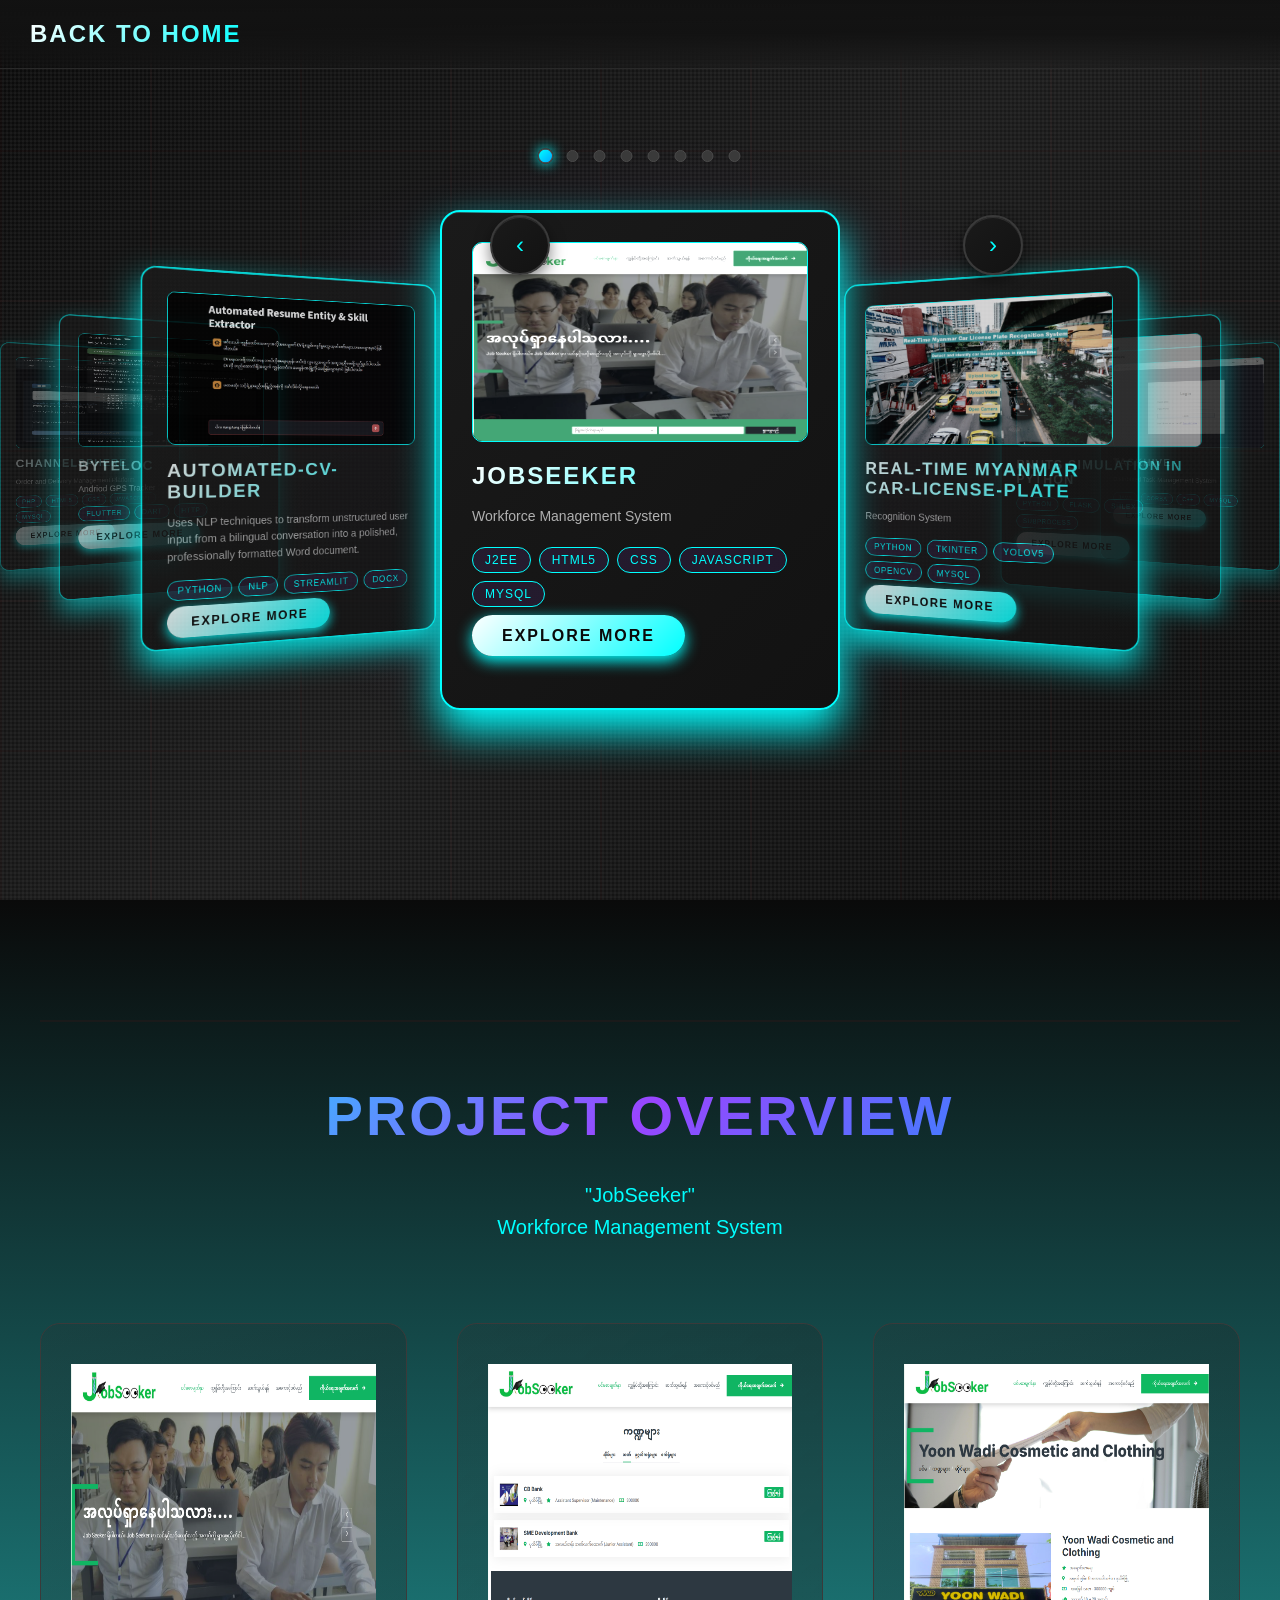
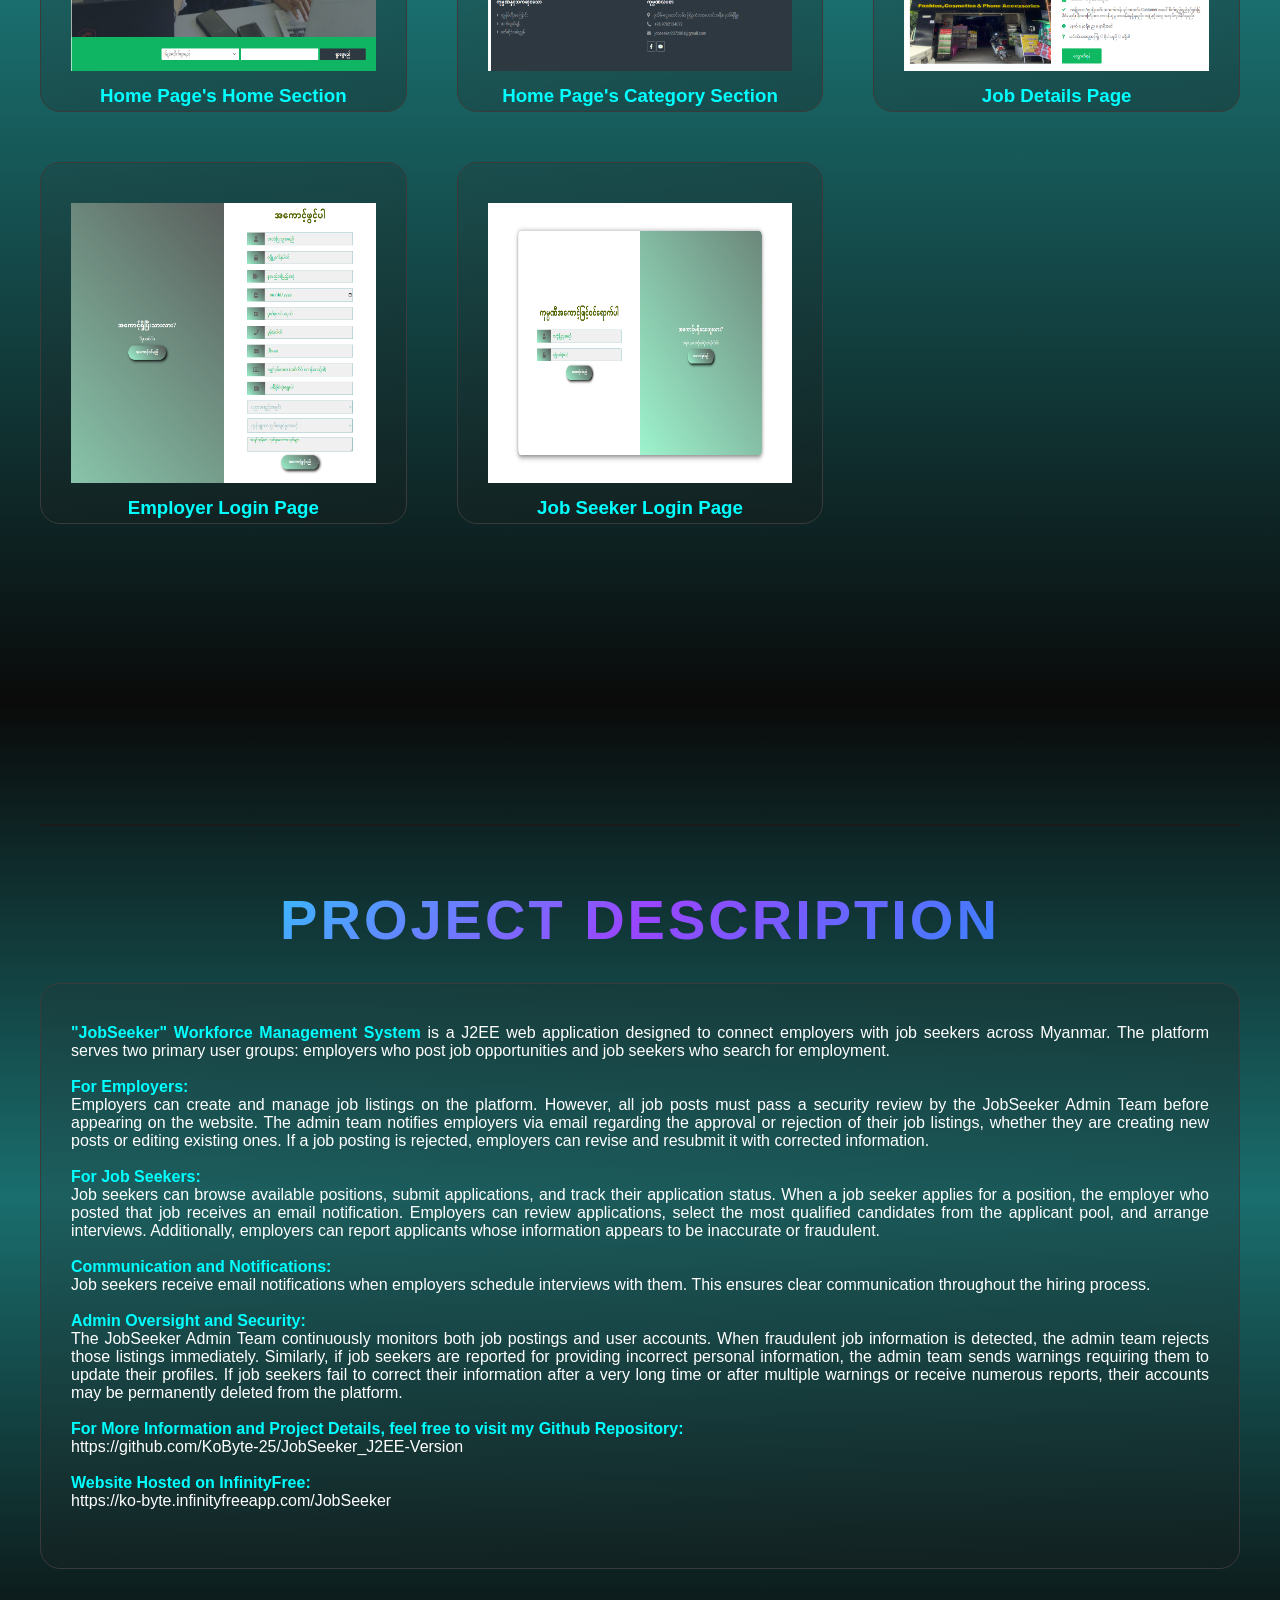
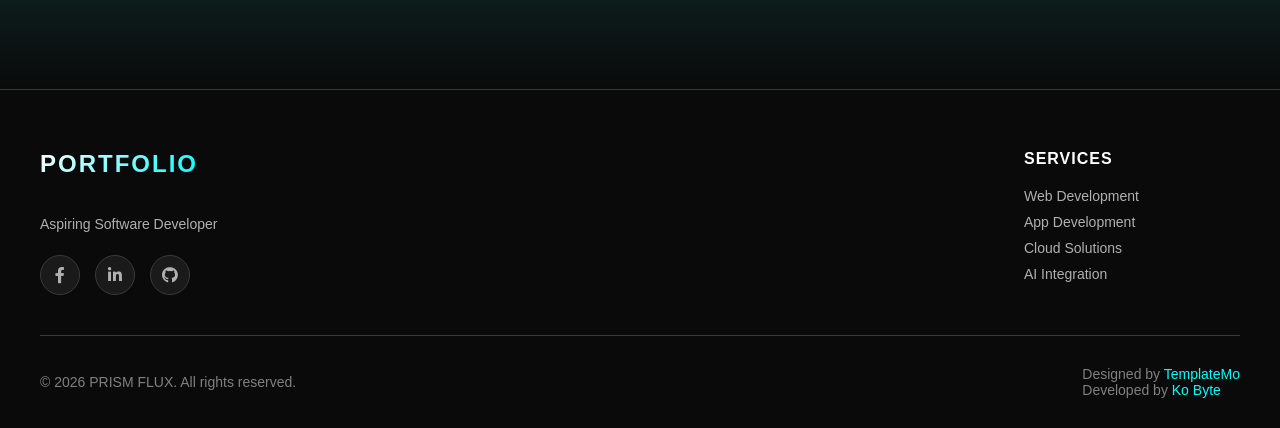
<file: Pages/JobSeeker.html>
<!DOCTYPE html>
<html lang="en">
<head>
    <meta charset="UTF-8">
    <meta name="viewport" content="width=device-width, initial-scale=1.0">
    <title>Zay Yar Min | Software Developer</title>
    <link rel="stylesheet" href="../css/templatemo-prism-flux.css">
    <link href="https://cdnjs.cloudflare.com/ajax/libs/font-awesome/5.10.0/css/all.min.css" rel="stylesheet">

<!-- 

TemplateMo 600 Prism Flux

https://templatemo.com/tm-600-prism-flux

-->
</head>
<body>

    <!-- Navigation Header -->
    <header class="header" id="header">
        <nav class="nav-container">
            <a href="./home.html" class="logo">
                <!-- <div class="logo-icon">
                    <div class="logo-prism">
                        <div class="prism-shape"></div>
                    </div>
                </div> -->
                <span class="logo-text">
                    <span class="prism">Back To Home</span>
                </span>
            </a>
            
        </nav>
    </header>

    <!-- Hero Section with 3D Carousel -->
    <section class="hero" id="home">
        <div class="carousel-container">
            <div class="carousel" id="carousel">
                <!-- Carousel items will be generated by JavaScript -->
            </div>
            
            <div class="carousel-controls">
                <button class="carousel-btn" id="prevBtn">‹</button>
                <button class="carousel-btn" id="nextBtn">›</button>
            </div>
            
            <div class="carousel-indicators" id="indicators">
                <!-- Indicators will be generated by JavaScript -->
            </div>
        </div>
    </section>

    <!-- NEW: Prism Philosophy Section (About) -->
    <section class="philosophy-section" id="about">
        <div class="philosophy-container">
            <div class="prism-line"></div>
            
            <h2 class="philosophy-headline">
                Project Overview
            </h2>
            
            <p class="philosophy-subheading" style="color: var(--accent-cyan)">
                "JobSeeker" <br> Workforce Management System
            </p>
            
            <div class="philosophy-pillars">
                <div class="pillar">
                    <img src="../photo/projects/JobSeeker/JobSeeker1.png" alt="Project Image" style="width: 100%; height: 100%;">
                    <h3 style="margin-top: 10px; color: var(--accent-cyan);">Home Page's Home Section</h3>
                </div>
                
                <div class="pillar">
                    <img src="../photo/projects/JobSeeker/JobSeeker2.png" alt="Project Image" style="width: 100%; height: 100%;">
                    <h3 style="margin-top: 10px; color: var(--accent-cyan);">Home Page's Category Section</h3>
                </div>
                
                <div class="pillar">
                    <img src="../photo/projects/JobSeeker/JobSeeker3.png" alt="Project Image" style="width: 100%; height: 100%;">
                    <h3 style="margin-top: 10px; color: var(--accent-cyan);">Job Details Page</h3>
                </div>

                <div class="pillar">
                    <img src="../photo/projects/JobSeeker/JobSeeker4.png" alt="Project Image" style="width: 100%; height: 100%;">
                    <h3 style="margin-top: 10px; color: var(--accent-cyan);">Employer Login Page</h3>
                </div>

                <div class="pillar">
                    <img src="../photo/projects/JobSeeker/JobSeeker5.png" alt="Project Image" style="width: 100%; height: 100%;">
                    <h3 style="margin-top: 10px; color: var(--accent-cyan);">Job Seeker Login Page</h3>
                </div>
            </div>
            

            <div class="philosophy-particles" id="particles">
                <!-- Particles will be generated by JavaScript -->
            </div>
        </div>
    </section>

    <!-- NEW: Prism Philosophy Section (About) -->
    <section class="philosophy-section" id="">
        <div class="philosophy-container">
            <div class="prism-line"></div>
            
            <h2 class="philosophy-headline">
                Project Description
            </h2>
            
            <p style="position: relative;
                        padding: 40px 30px;
                        background: linear-gradient(135deg,
                                rgba(42, 42, 42, 0.2),
                                rgba(26, 26, 26, 0.3));
                        border: 1px solid var(--metal-dark);
                        border-radius: 20px;
                        text-align: justify;
                        transition: all 0.4s ease;
                        overflow: hidden;">

                <span style="color: var(--accent-cyan); font-weight: bold;">
                    "JobSeeker" Workforce Management System
                </span> 
                is a J2EE web application designed to connect employers with job seekers across Myanmar. The platform serves two primary user groups: employers who post job opportunities and job seekers who search for employment.
                <br><br>
                <span style="color: var(--accent-cyan); font-weight: bold;">
                    For Employers:
                </span><br> 
                Employers can create and manage job listings on the platform. However, all job posts must pass a security review by the JobSeeker Admin Team before appearing on the website. The admin team notifies employers via email regarding the approval or rejection of their job listings, whether they are creating new posts or editing existing ones. If a job posting is rejected, employers can revise and resubmit it with corrected information.
                <br><br>
                <span style="color: var(--accent-cyan); font-weight: bold;">
                    For Job Seekers:
                </span><br> 
                Job seekers can browse available positions, submit applications, and track their application status. When a job seeker applies for a position, the employer who posted that job receives an email notification. Employers can review applications, select the most qualified candidates from the applicant pool, and arrange interviews. Additionally, employers can report applicants whose information appears to be inaccurate or fraudulent.
                <br><br>
                <span style="color: var(--accent-cyan); font-weight: bold;">
                    Communication and Notifications:
                </span><br> 
                Job seekers receive email notifications when employers schedule interviews with them. This ensures clear communication throughout the hiring process.
                <br><br>
                <span style="color: var(--accent-cyan); font-weight: bold;">
                    Admin Oversight and Security:
                </span><br> 
                The JobSeeker Admin Team continuously monitors both job postings and user accounts. When fraudulent job information is detected, the admin team rejects those listings immediately. Similarly, if job seekers are reported for providing incorrect personal information, the admin team sends warnings requiring them to update their profiles. If job seekers fail to correct their information after a very long time or after multiple warnings or receive numerous reports, their accounts may be permanently deleted from the platform.
                <br><br>
                <span style="color: var(--accent-cyan); font-weight: bold;">
                    For More Information and Project Details, feel free to visit my Github Repository:
                </span><br> 
                <a href="https://github.com/KoByte-25/JobSeeker_J2EE-Version" target="_blank" class="repoLinks">https://github.com/KoByte-25/JobSeeker_J2EE-Version</a>
                <br><br>
                 <span style="color: var(--accent-cyan); font-weight: bold;">
                    Website Hosted on InfinityFree:
                </span><br> 
                <a href="https://ko-byte.infinityfreeapp.com/JobSeeker" target="_blank" class="repoLinks">https://ko-byte.infinityfreeapp.com/JobSeeker</a>
                <br><br>
            </p>
            
            
            <div class="philosophy-particles" id="particles">
                <!-- Particles will be generated by JavaScript -->
            </div>
        </div>
    </section>

    <!-- Footer -->
    <footer class="footer">
        <div class="footer-content">
            <div class="footer-brand">
                <div class="footer-logo">
                    <!-- <div class="logo-icon">
                        <div class="logo-prism">
                            <div class="prism-shape"></div>
                        </div>
                    </div> -->
                    <span class="logo-text">
                        <span class="prism">PORTFOLIO</span>
                    </span>
                </div>
                <p class="footer-description">
                    Aspiring Software Developer 
                </p>
                <div class="footer-social">
                    <a href="https://www.facebook.com/share/1CQRUUiwof/" class="social-icon"><i class="fab fa-facebook-f"></i></a>
                    <a href="https://www.linkedin.com/in/zay-yar-min-ko-byte-2383423b0" class="social-icon"><i class="fab fa-linkedin-in"></i></a>
                    <a href="https://github.com/KoByte-25" class="social-icon"><i class="fab fa-github"></i></a>
                </div>
            </div>
            
            <div class="footer-section">
                <h4>
                    <!-- Services -->
                </h4>
                <div class="footer-links">
                    <!-- <a href="#">Web Development</a>
                    <a href="#">App Development</a>
                    <a href="#">Cloud Solutions</a>
                    <a href="#">AI Integration</a> -->
                </div>
            </div>
            
            <div class="footer-section">
                <h4>
                    <!-- Company -->
                </h4>
                <div class="footer-links">
                    <!-- <a href="#">About Us</a>
                    <a href="#">Our Team</a>
                    <a href="#">Careers</a>
                    <a href="#">Press Kit</a> -->
                </div>
            </div>
            
            <div class="footer-section">
                <h4>
                    Services
                </h4>
                <div class="footer-links">
                    <a href="#">Web Development</a>
                    <a href="#">App Development</a>
                    <a href="#">Cloud Solutions</a>
                    <a href="#">AI Integration</a>
                </div>
            </div>
        </div>
        
        <div class="footer-bottom">
            <div class="copyright">
                © 2026 PRISM FLUX. All rights reserved.
            </div>
            <div class="footer-credits">
                Designed by <a href="https://templatemo.com" rel="nofollow" target="_blank">TemplateMo</a>
                <br>
                Developed by <a href="https://www.facebook.com/share/1CQRUUiwof/" rel="nofollow" target="_blank">Ko Byte</a>
            </div>
        </div>
    </footer>
<script src="../js/templatemo-prism-scripts.js"></script>
</body>
</html>
</file>
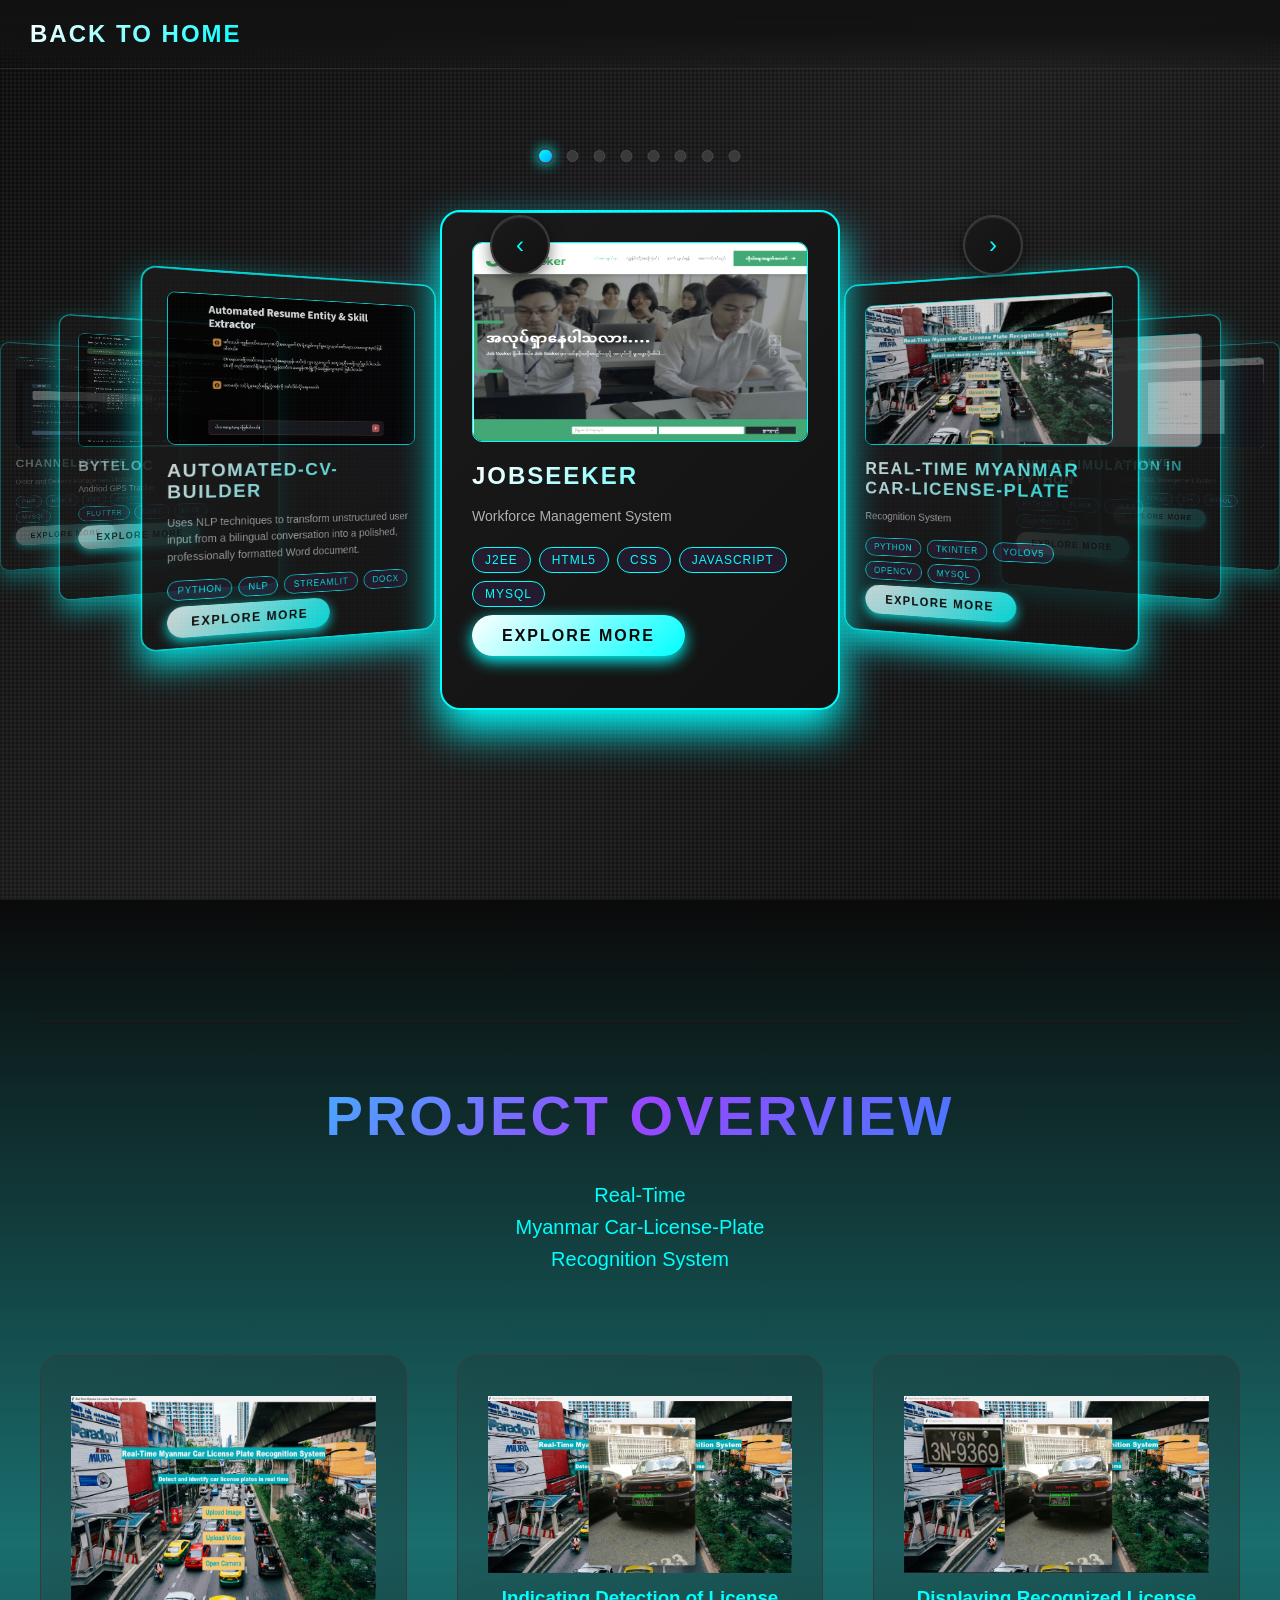
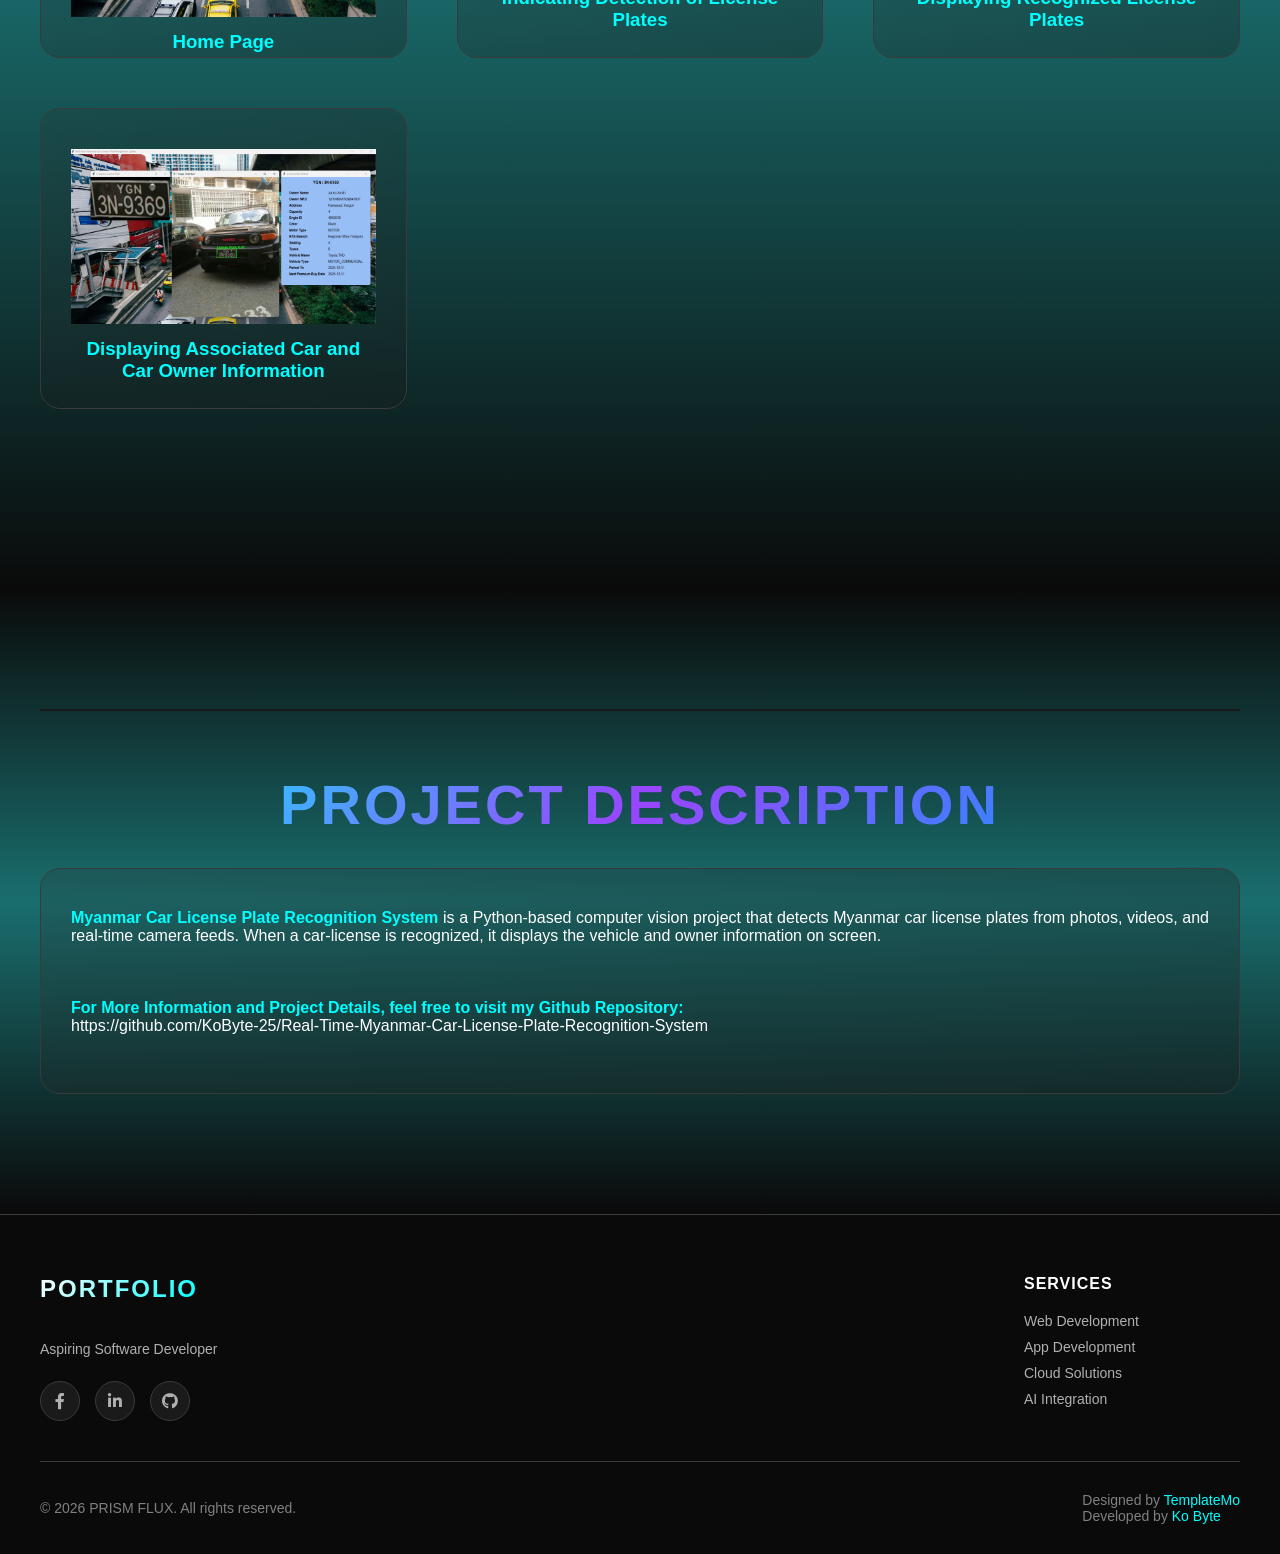
<file: Pages/License-Plate.html>
<!DOCTYPE html>
<html lang="en">
<head>
    <meta charset="UTF-8">
    <meta name="viewport" content="width=device-width, initial-scale=1.0">
    <title>Zay Yar Min | Software Developer</title>
    <link rel="stylesheet" href="../css/templatemo-prism-flux.css">
    <link href="https://cdnjs.cloudflare.com/ajax/libs/font-awesome/5.10.0/css/all.min.css" rel="stylesheet">

<!-- 

TemplateMo 600 Prism Flux

https://templatemo.com/tm-600-prism-flux

-->
</head>
<body>

    <!-- Navigation Header -->
    <header class="header" id="header">
        <nav class="nav-container">
            <a href="./home.html" class="logo">
                <!-- <div class="logo-icon">
                    <div class="logo-prism">
                        <div class="prism-shape"></div>
                    </div>
                </div> -->
                <span class="logo-text">
                    <span class="prism">Back To Home</span>
                </span>
            </a>
            
        </nav>
    </header>

    <!-- Hero Section with 3D Carousel -->
    <section class="hero" id="home">
        <div class="carousel-container">
            <div class="carousel" id="carousel">
                <!-- Carousel items will be generated by JavaScript -->
            </div>
            
            <div class="carousel-controls">
                <button class="carousel-btn" id="prevBtn">‹</button>
                <button class="carousel-btn" id="nextBtn">›</button>
            </div>
            
            <div class="carousel-indicators" id="indicators">
                <!-- Indicators will be generated by JavaScript -->
            </div>
        </div>
    </section>

    <!-- NEW: Prism Philosophy Section (About) -->
    <section class="philosophy-section" id="about">
        <div class="philosophy-container">
            <div class="prism-line"></div>
            
            <h2 class="philosophy-headline">
                Project Overview
            </h2>
            
            <p class="philosophy-subheading" style="color: var(--accent-cyan)">
                Real-Time <br> Myanmar Car-License-Plate <br> Recognition System
            </p>
            
            <div class="philosophy-pillars">
                <div class="pillar">
                    <img src="../photo/projects/License-Plate/License1.png" alt="Project Image" style="width: 100%; height: 100%;">
                    <h3 style="margin-top: 10px; color: var(--accent-cyan);">Home Page</h3>
                </div>
                
                <div class="pillar">
                    <img src="../photo/projects/License-Plate/License2.png" alt="Project Image" style="width: 100%; height: 80%;">
                    <h3 style="margin-top: 10px; color: var(--accent-cyan);">Indicating Detection of License Plates</h3>
                </div>
                
                <div class="pillar">
                    <img src="../photo/projects/License-Plate/License3.png" alt="Project Image" style="width: 100%; height: 80%;">
                    <h3 style="margin-top: 10px; color: var(--accent-cyan);">Displaying Recognized License Plates</h3>
                </div>

                <div class="pillar">
                    <img src="../photo/projects/License-Plate/License4.png" alt="Project Image" style="width: 100%; height: 80%;">
                    <h3 style="margin-top: 10px; color: var(--accent-cyan);">Displaying Associated Car and Car Owner Information</h3>
                </div>
            </div>
            

            <div class="philosophy-particles" id="particles">
                <!-- Particles will be generated by JavaScript -->
            </div>
        </div>
    </section>

    <!-- NEW: Prism Philosophy Section (About) -->
    <section class="philosophy-section" id="">
        <div class="philosophy-container">
            <div class="prism-line"></div>
            
            <h2 class="philosophy-headline">
                Project Description
            </h2>
            
            <p style="position: relative;
                        padding: 40px 30px;
                        background: linear-gradient(135deg,
                                rgba(42, 42, 42, 0.2),
                                rgba(26, 26, 26, 0.3));
                        border: 1px solid var(--metal-dark);
                        border-radius: 20px;
                        text-align: justify;
                        transition: all 0.4s ease;
                        overflow: hidden;">

                <span style="color: var(--accent-cyan); font-weight: bold;">
                    Myanmar Car License Plate Recognition System 
                </span> 
                is a Python‑based computer vision project that detects Myanmar car license plates from photos, videos, and real‑time camera feeds. When a car-license is recognized, it displays the vehicle and owner information on screen.                <br><br>
                <br><br>
                <span style="color: var(--accent-cyan); font-weight: bold;">
                    For More Information and Project Details, feel free to visit my Github Repository:
                </span><br> 
                <a href="https://github.com/KoByte-25/Real-Time-Myanmar-Car-License-Plate-Recognition-System" target="_blank" class="repoLinks">https://github.com/KoByte-25/Real-Time-Myanmar-Car-License-Plate-Recognition-System</a>
                <br><br>
            </p>
            
            
            <div class="philosophy-particles" id="particles">
                <!-- Particles will be generated by JavaScript -->
            </div>
        </div>
    </section>

    <!-- Footer -->
    <footer class="footer">
        <div class="footer-content">
            <div class="footer-brand">
                <div class="footer-logo">
                    <!-- <div class="logo-icon">
                        <div class="logo-prism">
                            <div class="prism-shape"></div>
                        </div>
                    </div> -->
                    <span class="logo-text">
                        <span class="prism">PORTFOLIO</span>
                    </span>
                </div>
                <p class="footer-description">
                    Aspiring Software Developer 
                </p>
                <div class="footer-social">
                    <a href="https://www.facebook.com/share/1CQRUUiwof/" class="social-icon"><i class="fab fa-facebook-f"></i></a>
                    <a href="https://www.linkedin.com/in/zay-yar-min-ko-byte-2383423b0" class="social-icon"><i class="fab fa-linkedin-in"></i></a>
                    <a href="https://github.com/KoByte-25" class="social-icon"><i class="fab fa-github"></i></a>
                </div>
            </div>
            
            <div class="footer-section">
                <h4>
                    <!-- Services -->
                </h4>
                <div class="footer-links">
                    <!-- <a href="#">Web Development</a>
                    <a href="#">App Development</a>
                    <a href="#">Cloud Solutions</a>
                    <a href="#">AI Integration</a> -->
                </div>
            </div>
            
            <div class="footer-section">
                <h4>
                    <!-- Company -->
                </h4>
                <div class="footer-links">
                    <!-- <a href="#">About Us</a>
                    <a href="#">Our Team</a>
                    <a href="#">Careers</a>
                    <a href="#">Press Kit</a> -->
                </div>
            </div>
            
            <div class="footer-section">
                <h4>
                    Services
                </h4>
                <div class="footer-links">
                    <a href="#">Web Development</a>
                    <a href="#">App Development</a>
                    <a href="#">Cloud Solutions</a>
                    <a href="#">AI Integration</a>
                </div>
            </div>
        </div>
        
        <div class="footer-bottom">
            <div class="copyright">
                © 2026 PRISM FLUX. All rights reserved.
            </div>
            <div class="footer-credits">
                Designed by <a href="https://templatemo.com" rel="nofollow" target="_blank">TemplateMo</a>
                <br>
                Developed by <a href="https://www.facebook.com/share/1CQRUUiwof/" rel="nofollow" target="_blank">Ko Byte</a>
            </div>
        </div>
    </footer>
<script src="../js/templatemo-prism-scripts.js"></script>
</body>
</html>
</file>
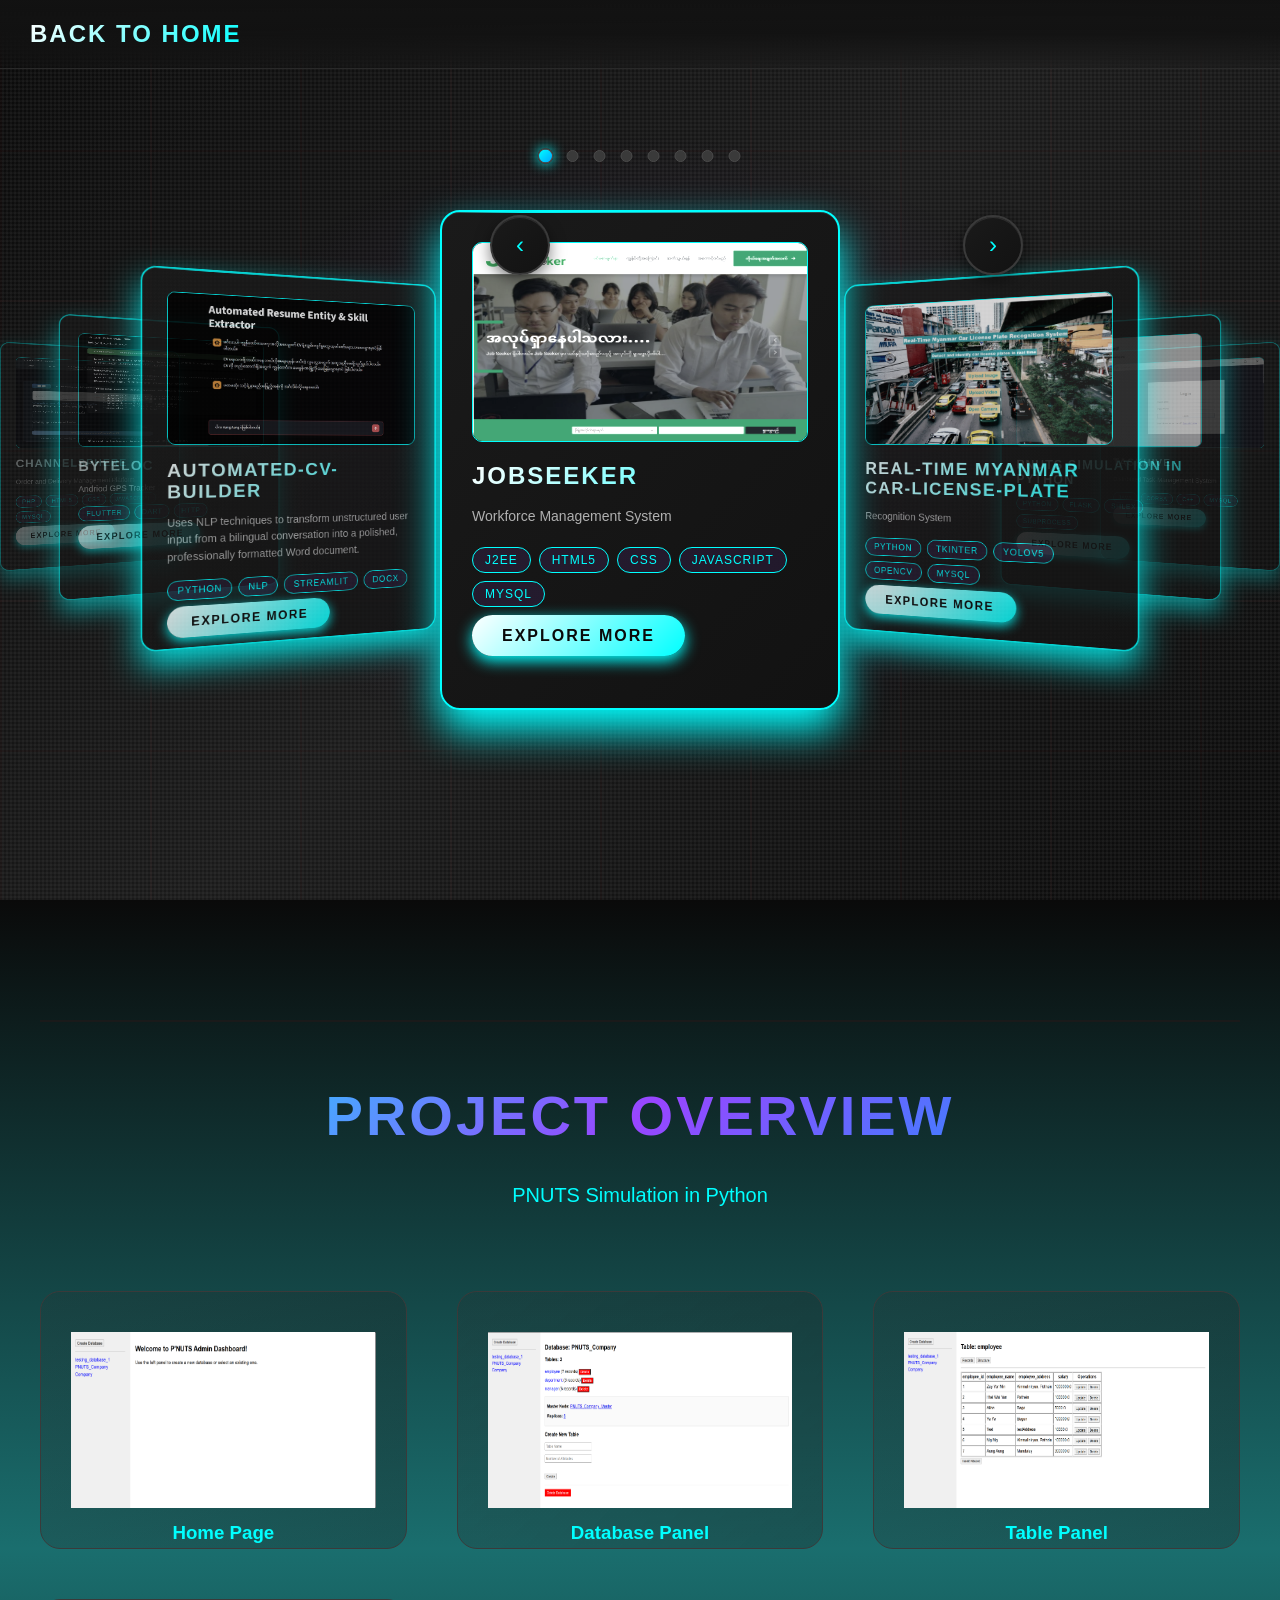
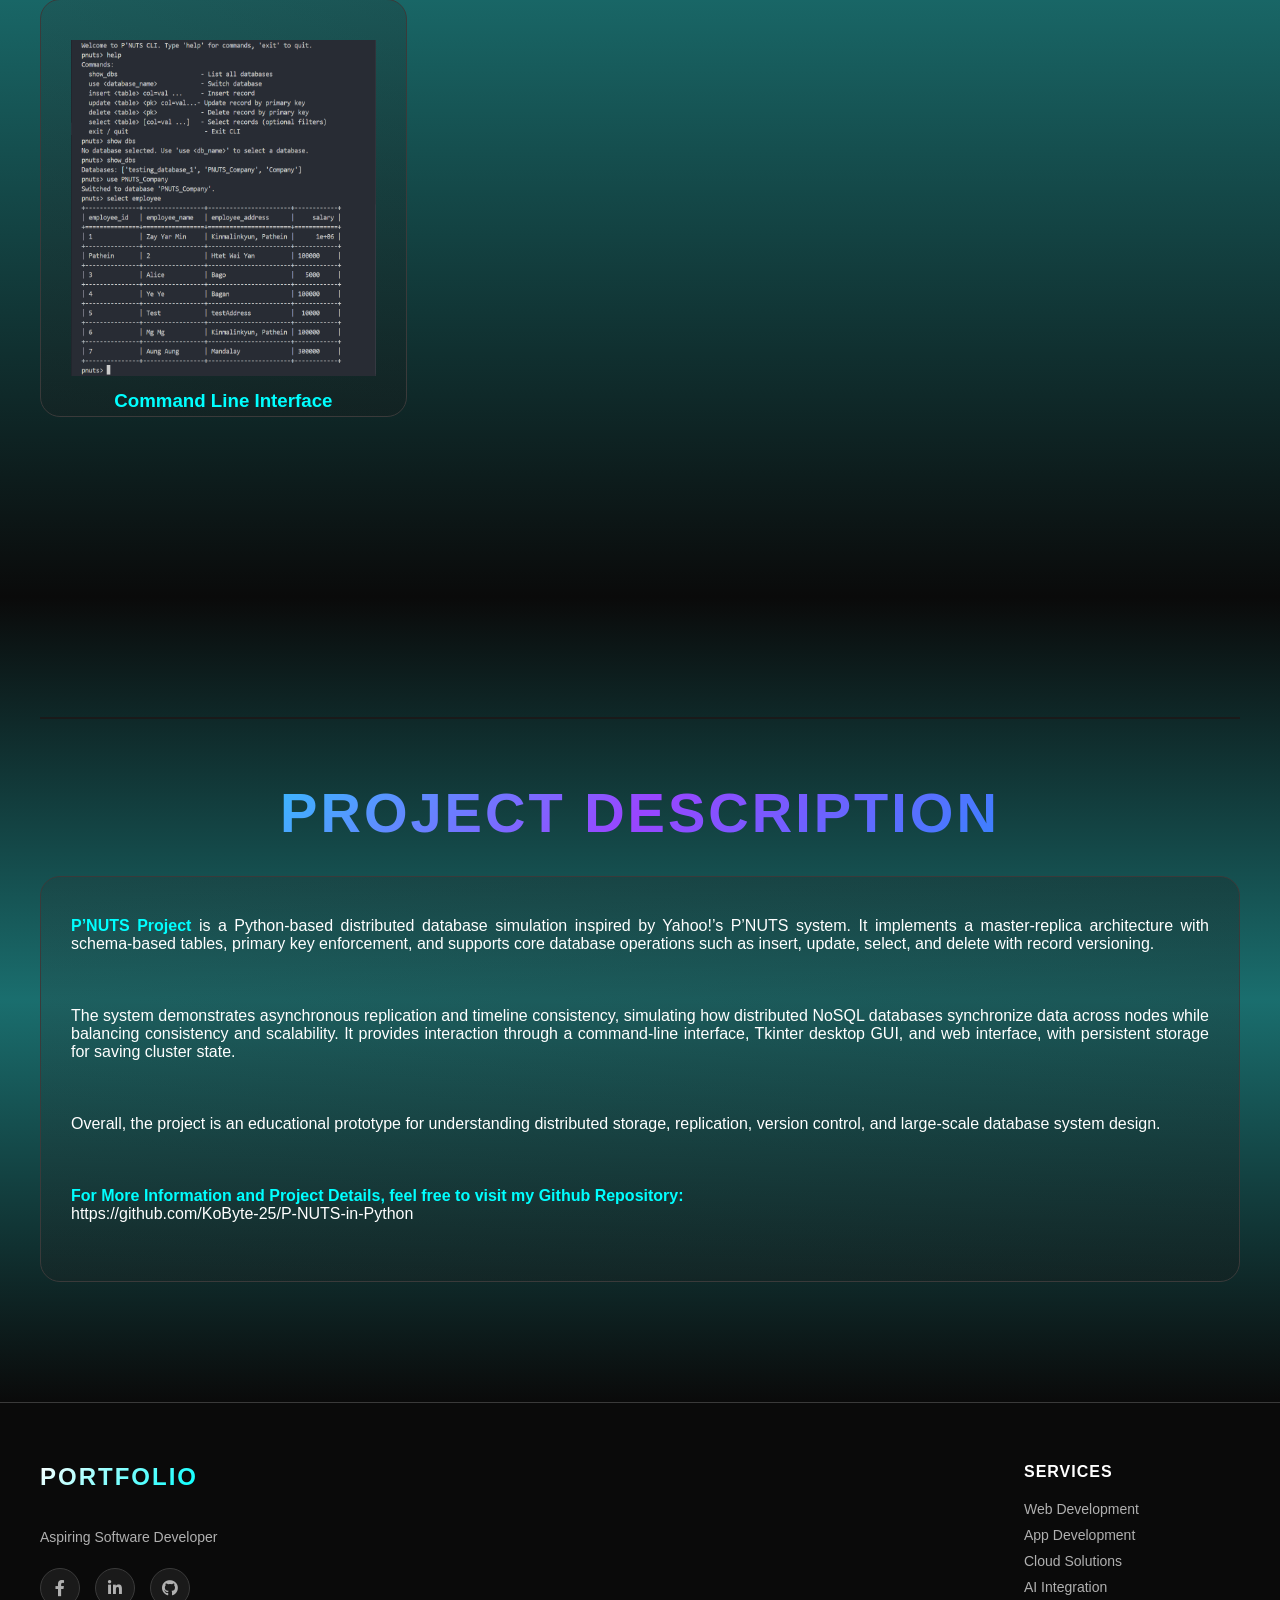
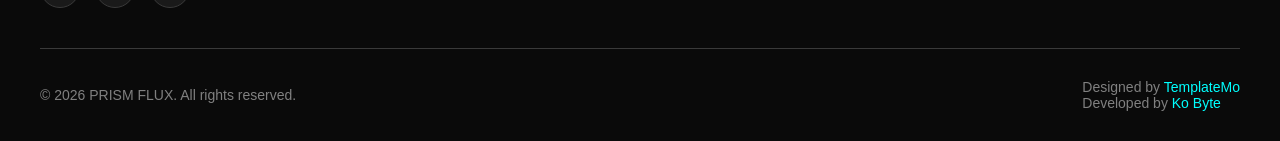
<file: Pages/PNUTS.html>
<!DOCTYPE html>
<html lang="en">
<head>
    <meta charset="UTF-8">
    <meta name="viewport" content="width=device-width, initial-scale=1.0">
    <title>Zay Yar Min | Software Developer</title>
    <link rel="stylesheet" href="../css/templatemo-prism-flux.css">
    <link href="https://cdnjs.cloudflare.com/ajax/libs/font-awesome/5.10.0/css/all.min.css" rel="stylesheet">

<!-- 

TemplateMo 600 Prism Flux

https://templatemo.com/tm-600-prism-flux

-->
</head>
<body>

    <!-- Navigation Header -->
    <header class="header" id="header">
        <nav class="nav-container">
            <a href="./home.html" class="logo">
                <!-- <div class="logo-icon">
                    <div class="logo-prism">
                        <div class="prism-shape"></div>
                    </div>
                </div> -->
                <span class="logo-text">
                    <span class="prism">Back To Home</span>
                </span>
            </a>
            
        </nav>
    </header>

    <!-- Hero Section with 3D Carousel -->
    <section class="hero" id="home">
        <div class="carousel-container">
            <div class="carousel" id="carousel">
                <!-- Carousel items will be generated by JavaScript -->
            </div>
            
            <div class="carousel-controls">
                <button class="carousel-btn" id="prevBtn">‹</button>
                <button class="carousel-btn" id="nextBtn">›</button>
            </div>
            
            <div class="carousel-indicators" id="indicators">
                <!-- Indicators will be generated by JavaScript -->
            </div>
        </div>
    </section>

    <!-- NEW: Prism Philosophy Section (About) -->
    <section class="philosophy-section" id="about">
        <div class="philosophy-container">
            <div class="prism-line"></div>
            
            <h2 class="philosophy-headline">
                Project Overview
            </h2>
            
            <p class="philosophy-subheading" style="color: var(--accent-cyan)">
                PNUTS Simulation in Python
            </p>
            
            <div class="philosophy-pillars">
                <div class="pillar">
                    <img src="../photo/projects/PNUTS/PNUTS1.png" alt="Project Image" style="width: 100%; height: 100%;">
                    <h3 style="margin-top: 10px; color: var(--accent-cyan);">Home Page</h3>
                </div>
                
                <div class="pillar">
                    <img src="../photo/projects/PNUTS/PNUTS2.png" alt="Project Image" style="width: 100%; height: 100%;">
                    <h3 style="margin-top: 10px; color: var(--accent-cyan);">Database Panel</h3>
                </div>
                
                <div class="pillar">
                    <img src="../photo/projects/PNUTS/PNUTS3.png" alt="Project Image" style="width: 100%; height: 100%;">
                    <h3 style="margin-top: 10px; color: var(--accent-cyan);">Table Panel</h3>
                </div>

                <div class="pillar">
                    <img src="../photo/projects/PNUTS/PNUTS4.png" alt="Project Image" style="width: 100%; height: 100%;">
                    <h3 style="margin-top: 10px; color: var(--accent-cyan);">Command Line Interface</h3>
                </div>
            </div>
            

            <div class="philosophy-particles" id="particles">
                <!-- Particles will be generated by JavaScript -->
            </div>
        </div>
    </section>

    <!-- NEW: Prism Philosophy Section (About) -->
    <section class="philosophy-section" id="">
        <div class="philosophy-container">
            <div class="prism-line"></div>
            
            <h2 class="philosophy-headline">
                Project Description
            </h2>
            
            <p style="position: relative;
                        padding: 40px 30px;
                        background: linear-gradient(135deg,
                                rgba(42, 42, 42, 0.2),
                                rgba(26, 26, 26, 0.3));
                        border: 1px solid var(--metal-dark);
                        border-radius: 20px;
                        text-align: justify;
                        transition: all 0.4s ease;
                        overflow: hidden;">

                <span style="color: var(--accent-cyan); font-weight: bold;">
                    P’NUTS Project
                </span> 
                is a Python-based distributed database simulation inspired by Yahoo!’s P’NUTS system. It implements a master-replica architecture with schema-based tables, primary key enforcement, and supports core database operations such as insert, update, select, and delete with record versioning.                <br><br>
                <br><br>
                The system demonstrates asynchronous replication and timeline consistency, simulating how distributed NoSQL databases synchronize data across nodes while balancing consistency and scalability. It provides interaction through a command-line interface, Tkinter desktop GUI, and web interface, with persistent storage for saving cluster state.                <br><br>
                <br><br>
                Overall, the project is an educational prototype for understanding distributed storage, replication, version control, and large-scale database system design.                <br><br>
                <br><br>
                <span style="color: var(--accent-cyan); font-weight: bold;">
                    For More Information and Project Details, feel free to visit my Github Repository:
                </span><br> 
                <a href="https://github.com/KoByte-25/P-NUTS-in-Python" target="_blank" class="repoLinks">https://github.com/KoByte-25/P-NUTS-in-Python</a>
                <br><br>
            </p>
            
            
            <div class="philosophy-particles" id="particles">
                <!-- Particles will be generated by JavaScript -->
            </div>
        </div>
    </section>

    <!-- Footer -->
    <footer class="footer">
        <div class="footer-content">
            <div class="footer-brand">
                <div class="footer-logo">
                    <!-- <div class="logo-icon">
                        <div class="logo-prism">
                            <div class="prism-shape"></div>
                        </div>
                    </div> -->
                    <span class="logo-text">
                        <span class="prism">PORTFOLIO</span>
                    </span>
                </div>
                <p class="footer-description">
                    Aspiring Software Developer 
                </p>
                <div class="footer-social">
                    <a href="https://www.facebook.com/share/1CQRUUiwof/" class="social-icon"><i class="fab fa-facebook-f"></i></a>
                    <a href="https://www.linkedin.com/in/zay-yar-min-ko-byte-2383423b0" class="social-icon"><i class="fab fa-linkedin-in"></i></a>
                    <a href="https://github.com/KoByte-25" class="social-icon"><i class="fab fa-github"></i></a>
                </div>
            </div>
            
            <div class="footer-section">
                <h4>
                    <!-- Services -->
                </h4>
                <div class="footer-links">
                    <!-- <a href="#">Web Development</a>
                    <a href="#">App Development</a>
                    <a href="#">Cloud Solutions</a>
                    <a href="#">AI Integration</a> -->
                </div>
            </div>
            
            <div class="footer-section">
                <h4>
                    <!-- Company -->
                </h4>
                <div class="footer-links">
                    <!-- <a href="#">About Us</a>
                    <a href="#">Our Team</a>
                    <a href="#">Careers</a>
                    <a href="#">Press Kit</a> -->
                </div>
            </div>
            
            <div class="footer-section">
                <h4>
                    Services
                </h4>
                <div class="footer-links">
                    <a href="#">Web Development</a>
                    <a href="#">App Development</a>
                    <a href="#">Cloud Solutions</a>
                    <a href="#">AI Integration</a>
                </div>
            </div>
        </div>
        
        <div class="footer-bottom">
            <div class="copyright">
                © 2026 PRISM FLUX. All rights reserved.
            </div>
            <div class="footer-credits">
                Designed by <a href="https://templatemo.com" rel="nofollow" target="_blank">TemplateMo</a>
                <br>
                Developed by <a href="https://www.facebook.com/share/1CQRUUiwof/" rel="nofollow" target="_blank">Ko Byte</a>
            </div>
        </div>
    </footer>
<script src="../js/templatemo-prism-scripts.js"></script>
</body>
</html>
</file>
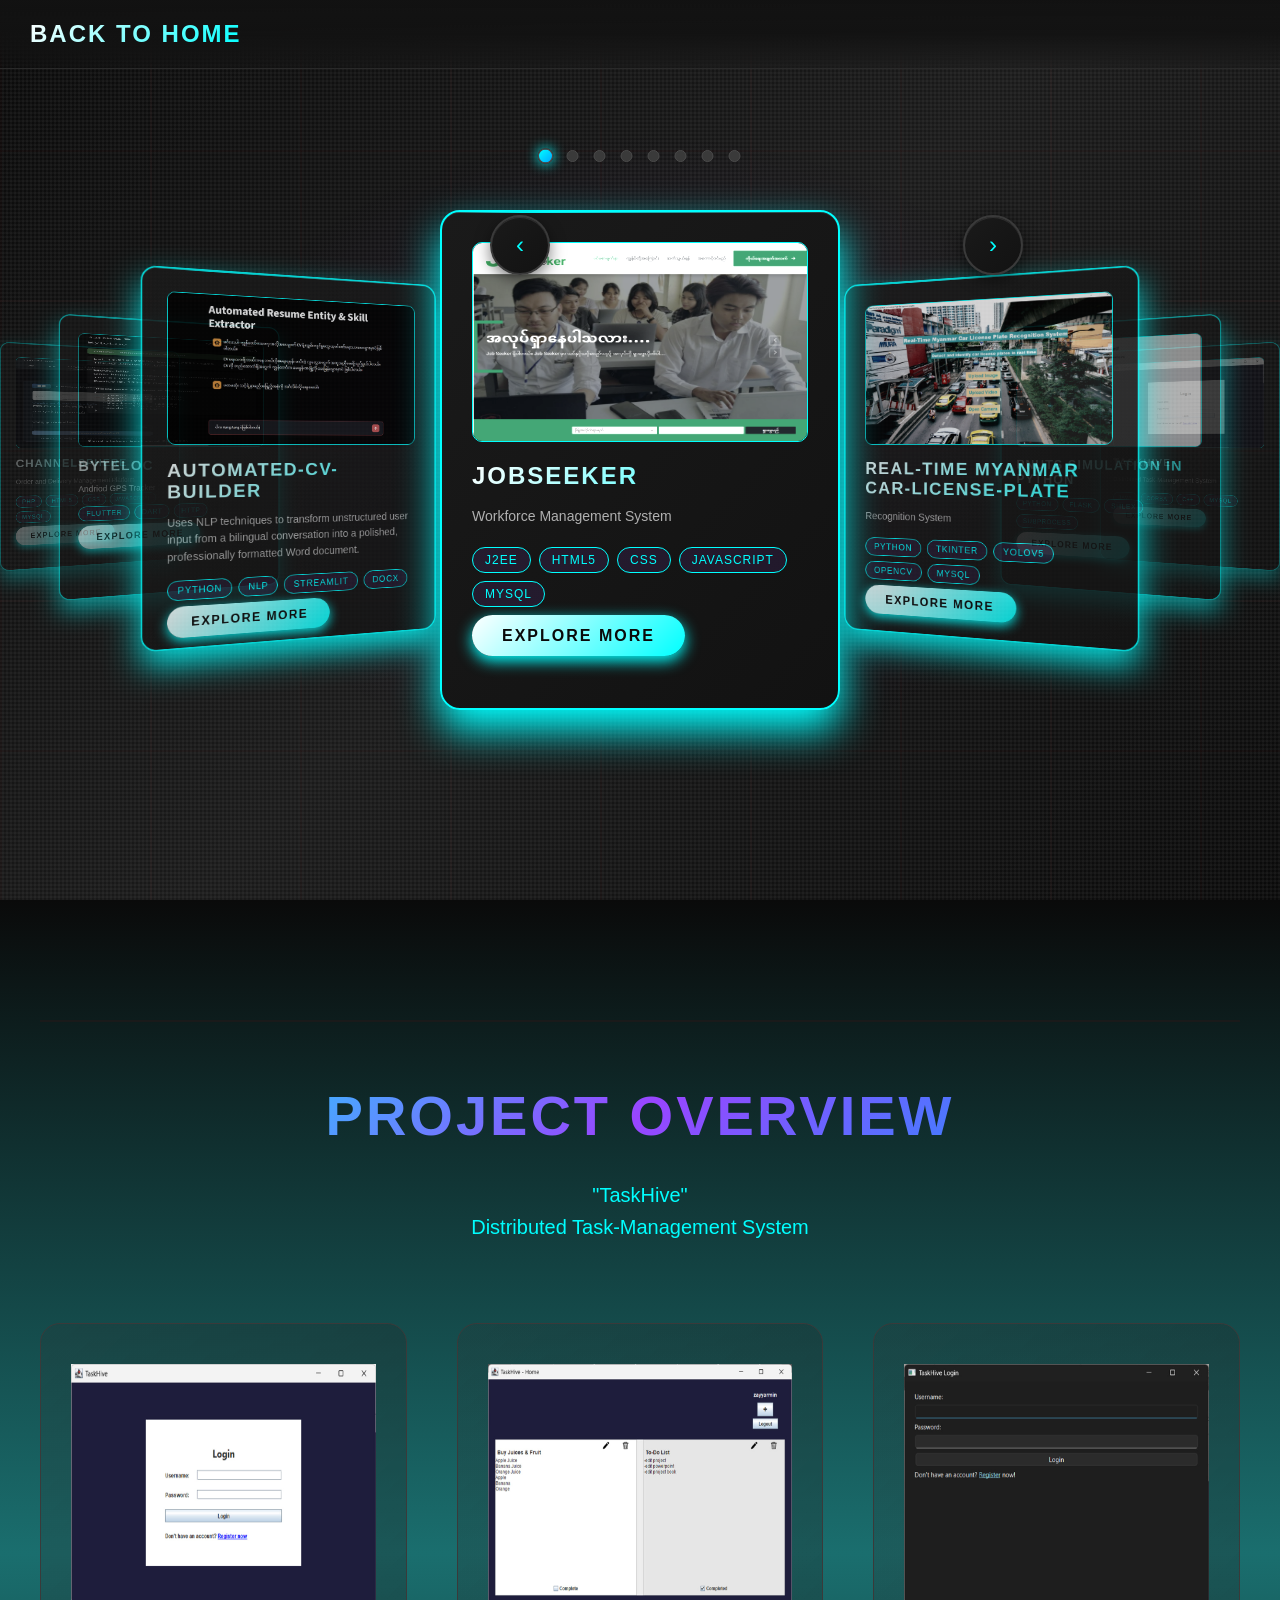
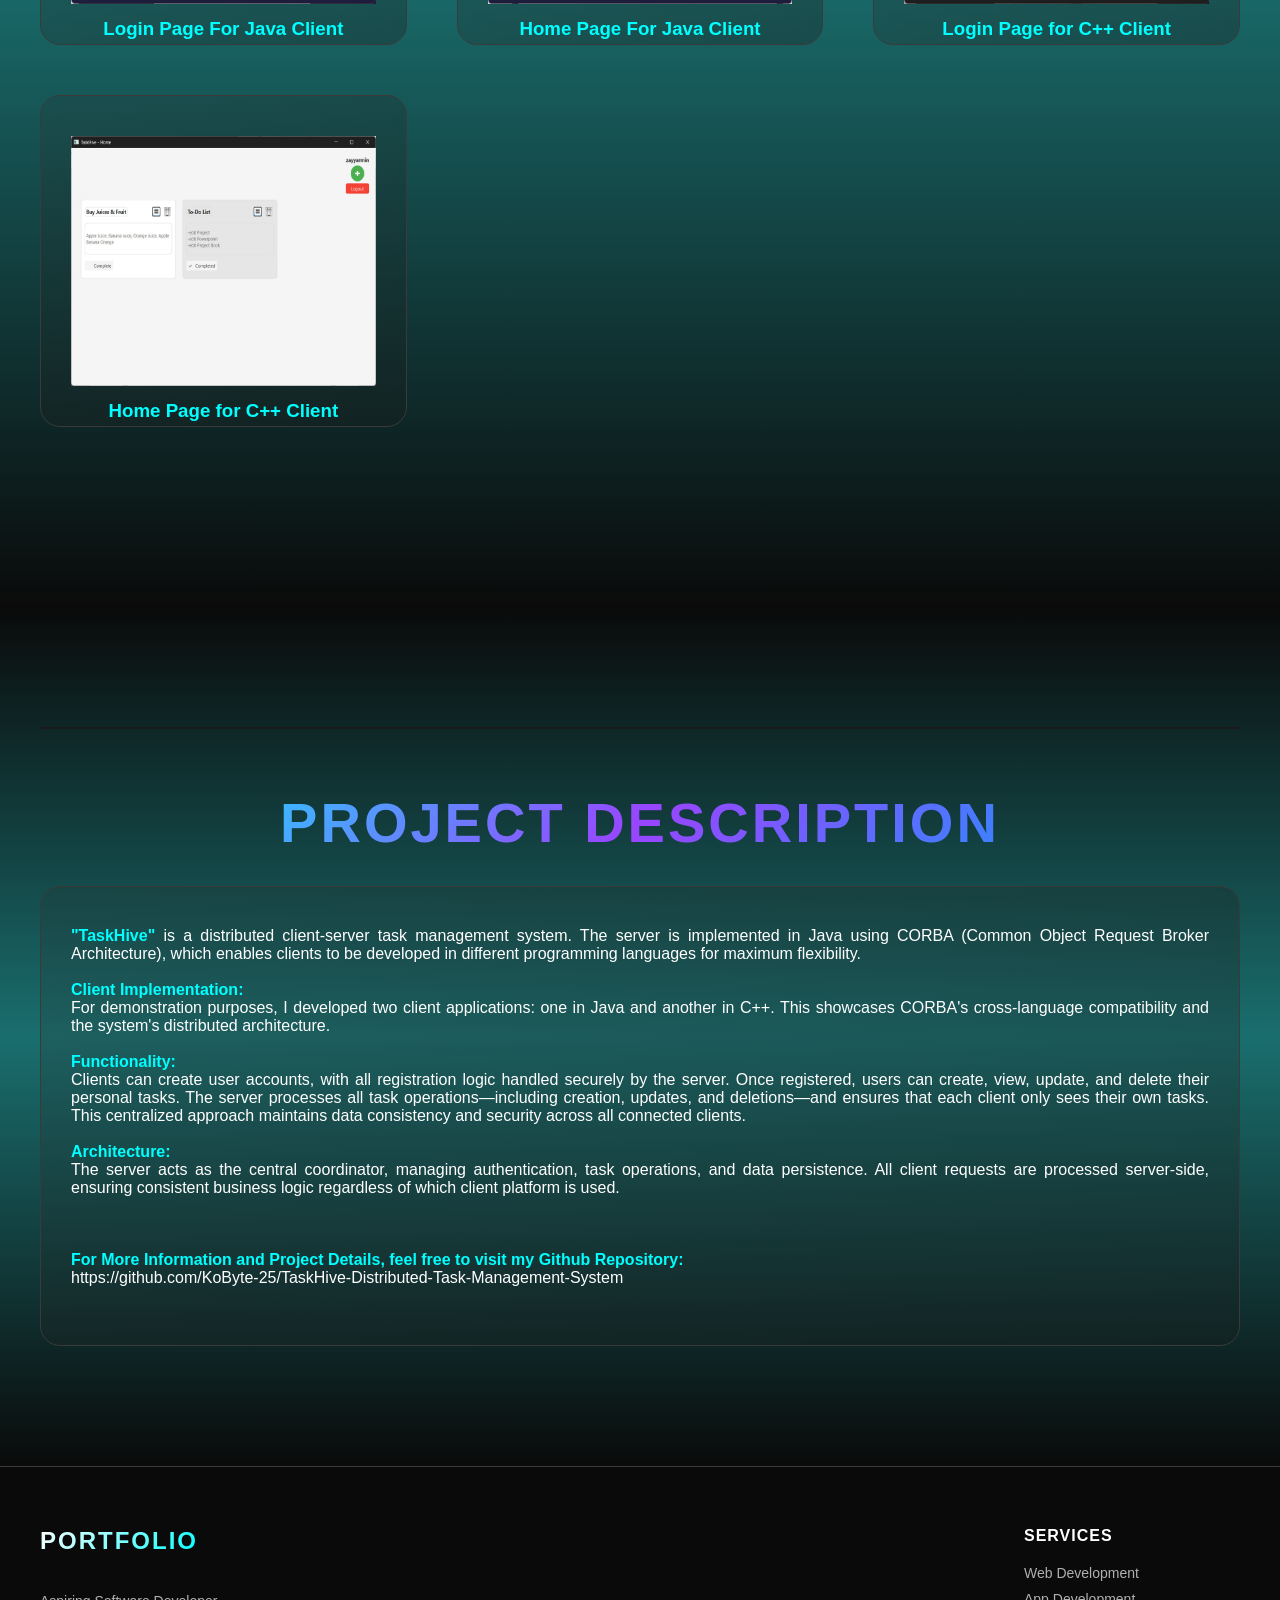
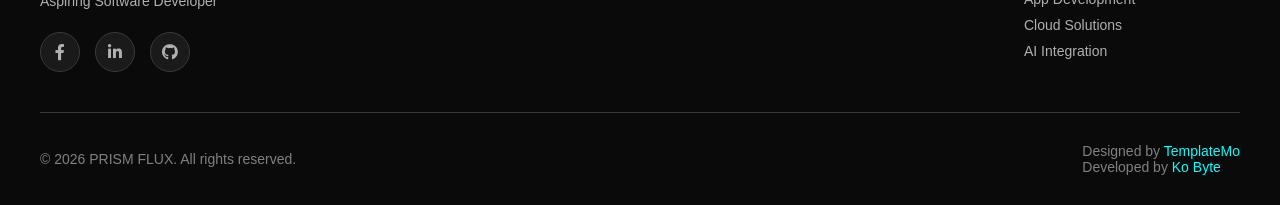
<file: Pages/TaskHive.html>
<!DOCTYPE html>
<html lang="en">
<head>
    <meta charset="UTF-8">
    <meta name="viewport" content="width=device-width, initial-scale=1.0">
    <title>Zay Yar Min | Software Developer</title>
    <link rel="stylesheet" href="../css/templatemo-prism-flux.css">
    <link href="https://cdnjs.cloudflare.com/ajax/libs/font-awesome/5.10.0/css/all.min.css" rel="stylesheet">

<!-- 

TemplateMo 600 Prism Flux

https://templatemo.com/tm-600-prism-flux

-->
</head>
<body>

    <!-- Navigation Header -->
    <header class="header" id="header">
        <nav class="nav-container">
            <a href="./home.html" class="logo">
                <!-- <div class="logo-icon">
                    <div class="logo-prism">
                        <div class="prism-shape"></div>
                    </div>
                </div> -->
                <span class="logo-text">
                    <span class="prism">Back To Home</span>
                </span>
            </a>
            
        </nav>
    </header>

    <!-- Hero Section with 3D Carousel -->
    <section class="hero" id="home">
        <div class="carousel-container">
            <div class="carousel" id="carousel">
                <!-- Carousel items will be generated by JavaScript -->
            </div>
            
            <div class="carousel-controls">
                <button class="carousel-btn" id="prevBtn">‹</button>
                <button class="carousel-btn" id="nextBtn">›</button>
            </div>
            
            <div class="carousel-indicators" id="indicators">
                <!-- Indicators will be generated by JavaScript -->
            </div>
        </div>
    </section>

    <!-- NEW: Prism Philosophy Section (About) -->
    <section class="philosophy-section" id="about">
        <div class="philosophy-container">
            <div class="prism-line"></div>
            
            <h2 class="philosophy-headline">
                Project Overview
            </h2>
            
            <p class="philosophy-subheading" style="color: var(--accent-cyan)">
                "TaskHive" <br> Distributed Task-Management System
            </p>
            
            <div class="philosophy-pillars">
                <div class="pillar">
                    <img src="../photo/projects/TaskHive/TaskHive1.jpg" alt="Project Image" style="width: 100%; height: 100%;">
                    <h3 style="margin-top: 10px; color: var(--accent-cyan);">Login Page For Java Client</h3>
                </div>
                
                <div class="pillar">
                    <img src="../photo/projects/TaskHive/TaskHive2.jpg" alt="Project Image" style="width: 100%; height: 100%;">
                    <h3 style="margin-top: 10px; color: var(--accent-cyan);">Home Page For Java Client</h3>
                </div>
                
                <div class="pillar">
                    <img src="../photo/projects/TaskHive/TaskHive3.jpg" alt="Project Image" style="width: 100%; height: 100%;">
                    <h3 style="margin-top: 10px; color: var(--accent-cyan);">Login Page for C++ Client</h3>
                </div>

                <div class="pillar">
                    <img src="../photo/projects/TaskHive/TaskHive4.jpg" alt="Project Image" style="width: 100%; height: 100%;">
                    <h3 style="margin-top: 10px; color: var(--accent-cyan);">Home Page for C++ Client</h3>
                </div>
            </div>
            

            <div class="philosophy-particles" id="particles">
                <!-- Particles will be generated by JavaScript -->
            </div>
        </div>
    </section>

    <!-- NEW: Prism Philosophy Section (About) -->
    <section class="philosophy-section" id="">
        <div class="philosophy-container">
            <div class="prism-line"></div>
            
            <h2 class="philosophy-headline">
                Project Description
            </h2>
            
            <p style="position: relative;
                        padding: 40px 30px;
                        background: linear-gradient(135deg,
                                rgba(42, 42, 42, 0.2),
                                rgba(26, 26, 26, 0.3));
                        border: 1px solid var(--metal-dark);
                        border-radius: 20px;
                        text-align: justify;
                        transition: all 0.4s ease;
                        overflow: hidden;">

                <span style="color: var(--accent-cyan); font-weight: bold;">
                    "TaskHive"
                </span> 
                is a distributed client-server task management system. The server is implemented in Java using CORBA (Common Object Request Broker Architecture), which enables clients to be developed in different programming languages for maximum flexibility.                <br><br>
                <span style="color: var(--accent-cyan); font-weight: bold;">
                    Client Implementation:
                </span><br> 
                For demonstration purposes, I developed two client applications: one in Java and another in C++. This showcases CORBA's cross-language compatibility and the system's distributed architecture.                <br><br>
                <span style="color: var(--accent-cyan); font-weight: bold;">
                    Functionality:
                </span><br> 
                Clients can create user accounts, with all registration logic handled securely by the server. Once registered, users can create, view, update, and delete their personal tasks. The server processes all task operations—including creation, updates, and deletions—and ensures that each client only sees their own tasks. This centralized approach maintains data consistency and security across all connected clients.                <br><br>
                <span style="color: var(--accent-cyan); font-weight: bold;">
                    Architecture:
                </span><br> 
                    The server acts as the central coordinator, managing authentication, task operations, and data persistence. All client requests are processed server-side, ensuring consistent business logic regardless of which client platform is used.                <br><br>
                <br><br>
                <span style="color: var(--accent-cyan); font-weight: bold;">
                    For More Information and Project Details, feel free to visit my Github Repository:
                </span><br> 
                <a href="https://github.com/KoByte-25/TaskHive-Distributed-Task-Management-System" target="_blank" class="repoLinks">https://github.com/KoByte-25/TaskHive-Distributed-Task-Management-System</a>
                <br><br>
            </p>
            
            
            <div class="philosophy-particles" id="particles">
                <!-- Particles will be generated by JavaScript -->
            </div>
        </div>
    </section>

    <!-- Footer -->
    <footer class="footer">
        <div class="footer-content">
            <div class="footer-brand">
                <div class="footer-logo">
                    <!-- <div class="logo-icon">
                        <div class="logo-prism">
                            <div class="prism-shape"></div>
                        </div>
                    </div> -->
                    <span class="logo-text">
                        <span class="prism">PORTFOLIO</span>
                    </span>
                </div>
                <p class="footer-description">
                    Aspiring Software Developer 
                </p>
                <div class="footer-social">
                    <a href="https://www.facebook.com/share/1CQRUUiwof/" class="social-icon"><i class="fab fa-facebook-f"></i></a>
                    <a href="https://www.linkedin.com/in/zay-yar-min-ko-byte-2383423b0" class="social-icon"><i class="fab fa-linkedin-in"></i></a>
                    <a href="https://github.com/KoByte-25" class="social-icon"><i class="fab fa-github"></i></a>
                </div>
            </div>
            
            <div class="footer-section">
                <h4>
                    <!-- Services -->
                </h4>
                <div class="footer-links">
                    <!-- <a href="#">Web Development</a>
                    <a href="#">App Development</a>
                    <a href="#">Cloud Solutions</a>
                    <a href="#">AI Integration</a> -->
                </div>
            </div>
            
            <div class="footer-section">
                <h4>
                    <!-- Company -->
                </h4>
                <div class="footer-links">
                    <!-- <a href="#">About Us</a>
                    <a href="#">Our Team</a>
                    <a href="#">Careers</a>
                    <a href="#">Press Kit</a> -->
                </div>
            </div>
            
            <div class="footer-section">
                <h4>
                    Services
                </h4>
                <div class="footer-links">
                    <a href="#">Web Development</a>
                    <a href="#">App Development</a>
                    <a href="#">Cloud Solutions</a>
                    <a href="#">AI Integration</a>
                </div>
            </div>
        </div>
        
        <div class="footer-bottom">
            <div class="copyright">
                © 2026 PRISM FLUX. All rights reserved.
            </div>
            <div class="footer-credits">
                Designed by <a href="https://templatemo.com" rel="nofollow" target="_blank">TemplateMo</a>
                <br>
                Developed by <a href="https://www.facebook.com/share/1CQRUUiwof/" rel="nofollow" target="_blank">Ko Byte</a>
            </div>
        </div>
    </footer>
<script src="../js/templatemo-prism-scripts.js"></script>
</body>
</html>
</file>
<file: css/templatemo-prism-flux.css>
@charset "utf-8";
/* CSS Document */

/*

TemplateMo 600 Prism Flux

https://templatemo.com/tm-600-prism-flux

*/
html
{
	overflow-x: hidden;
}

* {
	margin: 0;
	padding: 0;
	box-sizing: border-box;
}

:root {
	--primary-black: #0a0a0a;
	--carbon-dark: #121212;
	--carbon-medium: #1a1a1a;
	--carbon-light: #2a2a2a;
	--metal-dark: #3a3a3a;
	--metal-light: #4a4a4a;
	--accent-red: #ff3333;
	--accent-blue: #00a8ff;
	--accent-green: #00ff88;
	--accent-purple: #9945ff;
	--accent-cyan: #00ffff;
	--text-primary: #ffffff;
	--text-secondary: #b0b0b0;
	--text-dim: #808080;
}

html {
	scroll-behavior: smooth;
}

body {
	font-family: 'Orbitron', 'Rajdhani', sans-serif;
	background: var(--primary-black);
	color: var(--text-primary);
	overflow-x: hidden;
	position: relative;
}

/* Carbon Fiber Background Pattern */
body::before {
	content: '';
	position: fixed;
	top: 0;
	left: 0;
	width: 100%;
	height: 100%;
	background:
		repeating-linear-gradient(0deg,
			transparent,
			transparent 2px,
			rgba(255, 255, 255, 0.03) 2px,
			rgba(255, 255, 255, 0.03) 4px),
		repeating-linear-gradient(90deg,
			transparent,
			transparent 2px,
			rgba(255, 255, 255, 0.03) 2px,
			rgba(255, 255, 255, 0.03) 4px),
		linear-gradient(135deg,
			var(--primary-black) 0%,
			var(--carbon-dark) 25%,
			var(--carbon-medium) 50%,
			var(--carbon-dark) 75%,
			var(--primary-black) 100%);
	z-index: -2;
}

/* Animated Grid Overlay */
body::after {
	content: '';
	position: fixed;
	top: 0;
	left: 0;
	width: 100%;
	height: 100%;
	background-image:
		linear-gradient(rgba(255, 51, 51, 0.05) 2px, transparent 2px),
		linear-gradient(90deg, rgba(255, 51, 51, 0.05) 2px, transparent 2px);
	background-size: 150px 150px;
	animation: gridMove 20s linear infinite;
	z-index: -1;
	opacity: 0.5;
}

@keyframes gridMove {
	0% {
		transform: translate(0, 0);
	}

	100% {
		transform: translate(150px, 150px);
	}
}

/* Loading Screen */
.loader {
	position: fixed;
	top: 0;
	left: 0;
	width: 100%;
	height: 100vh;
	background: var(--primary-black);
	display: flex;
	justify-content: center;
	align-items: center;
	z-index: 10000;
	transition: opacity 0.5s, visibility 0.5s;
}

.loader.hidden {
	opacity: 0;
	visibility: hidden;
}

.loader-content {
	text-align: center;
}

.loader-prism {
	width: 100px;
	height: 100px;
	position: relative;
	margin: 0 auto 30px;
}

.prism-face {
	position: absolute;
	width: 100%;
	height: 100%;
	border: 2px solid transparent;
	transform-origin: center;
	animation: prismRotate 3s linear infinite;
}

.prism-face:nth-child(1) {
	border-image: linear-gradient(45deg, var(--accent-red), var(--accent-blue)) 1;
	animation-delay: 0s;
}

.prism-face:nth-child(2) {
	border-image: linear-gradient(45deg, var(--accent-blue), var(--accent-green)) 1;
	transform: rotate(60deg);
	animation-delay: 0.2s;
}

.prism-face:nth-child(3) {
	border-image: linear-gradient(45deg, var(--accent-green), var(--accent-purple)) 1;
	transform: rotate(120deg);
	animation-delay: 0.4s;
}

@keyframes prismRotate {
	0% {
		transform: rotate(0deg) scale(1);
	}

	50% {
		transform: rotate(180deg) scale(1.2);
	}

	100% {
		transform: rotate(360deg) scale(1);
	}
}

/* Navigation Header */
.header {
	position: fixed;
	top: 0;
	width: 100%;
	background: linear-gradient(180deg,
			rgba(18, 18, 18, 0.98) 0%,
			rgba(18, 18, 18, 0.9) 50%,
			rgba(18, 18, 18, 0) 100%);
	backdrop-filter: blur(20px);
	border-bottom: 1px solid rgba(255, 255, 255, 0.1);
	z-index: 1000;
	transition: all 0.3s ease;
}

.header.scrolled {
	background: rgba(18, 18, 18, 0.98);
	backdrop-filter: blur(30px);
	box-shadow: 0 10px 30px rgba(0, 0, 0, 0.8);
}

.nav-container {
	max-width: 1400px;
	margin: 0 auto;
	display: flex;
	justify-content: space-between;
	align-items: center;
	padding: 20px 30px;
}

.logo {
	display: flex;
	align-items: center;
	text-decoration: none;
	position: relative;
}

.logo-icon {
	width: 45px;
	height: 45px;
	margin-right: 15px;
	position: relative;
}

/* Prism-inspired logo */
.logo-prism {
	width: 100%;
	height: 100%;
	position: relative;
	display: flex;
	align-items: center;
	justify-content: center;
}

.prism-shape {
	width: 30px;
	height: 30px;
	position: relative;
	transform: rotate(45deg);
	background: linear-gradient(135deg,
			var(--accent-red) 0%,
			var(--accent-blue) 33%,
			var(--accent-green) 66%,
			var(--accent-purple) 100%);
	animation: prismShine 3s ease-in-out infinite;
}

@keyframes prismShine {

	0%,
	100% {
		filter: brightness(1) hue-rotate(0deg);
		transform: rotate(45deg) scale(1);
	}

	50% {
		filter: brightness(1.5) hue-rotate(10deg);
		transform: rotate(45deg) scale(1.1);
	}
}

.prism-shape::before,
.prism-shape::after {
	content: '';
	position: absolute;
	width: 100%;
	height: 100%;
	background: inherit;
	opacity: 0.5;
}

.prism-shape::before {
	transform: rotate(60deg);
}

.prism-shape::after {
	transform: rotate(-60deg);
}

.logo-text {
	font-size: 24px;
	font-weight: 900;
	letter-spacing: 2px;
	text-transform: uppercase;
}

.logo-text .prism {
	background: linear-gradient(135deg, var(--text-primary), var(--accent-cyan));
	-webkit-background-clip: text;
	-webkit-text-fill-color: transparent;
	background-clip: text;
}

.logo-text .flux {
	color: var(--text-secondary);
	font-weight: 300;
	margin-left: 5px;
}

.nav-menu {
	display: flex;
	list-style: none;
	gap: 10px;
	align-items: center;
}

.nav-menu a {
	color: var(--text-secondary);
	text-decoration: none;
	padding: 12px 25px;
	transition: all 0.3s ease;
	position: relative;
	text-transform: uppercase;
	font-weight: 500;
	letter-spacing: 1px;
	font-size: 14px;
}

.nav-menu a::before {
	content: '';
	position: absolute;
	bottom: 0;
	left: 50%;
	transform: translateX(-50%);
	width: 0;
	height: 2px;
	background: linear-gradient(90deg, var(--accent-blue), var(--accent-purple));
	transition: width 0.3s ease;
}

.nav-menu a:hover {
	color: var(--text-primary);
}

.nav-menu a:hover::before,
.nav-menu a.active::before {
	width: 80%;
}

.nav-menu a.active {
	color: var(--accent-cyan);
}

.menu-toggle {
	display: none;
	flex-direction: column;
	cursor: pointer;
	padding: 5px;
}

.menu-toggle span {
	width: 30px;
	height: 3px;
	background: linear-gradient(90deg, var(--accent-blue), var(--accent-purple));
	margin: 3px 0;
	transition: 0.3s;
	border-radius: 2px;
}

.menu-toggle.active span:nth-child(1) {
	transform: rotate(-45deg) translate(-5px, 6px);
}

.menu-toggle.active span:nth-child(2) {
	opacity: 0;
}

.menu-toggle.active span:nth-child(3) {
	transform: rotate(45deg) translate(-5px, -6px);
}

/* Hero Section with 3D Carousel */
.hero {
	min-height: 100vh;
	display: flex;
	align-items: center;
	justify-content: center;
	position: relative;
	padding: 70px 20px 80px;
	background: radial-gradient(ellipse at center,
			rgba(153, 69, 255, 0.1) 0%,
			transparent 50%);
}

.carousel-container {
	width: 100%;
	max-width: 1600px;
	height: 650px;
	perspective: 1200px;
	position: relative;
	padding-top: 30px;
}

.carousel {
	width: 100%;
	height: 100%;
	position: relative;
	transform-style: preserve-3d;
}

.carousel-item {
	position: absolute;
	width: 400px;
	height: 500px;
	left: 50%;
	top: 50%;
	transform-style: preserve-3d;
	transition: all 0.8s cubic-bezier(0.4, 0.0, 0.2, 1);
	cursor: pointer;
	transform-origin: center center;
}

.carousel-item .card {
	width: 100%;
	height: 100%;
	background: linear-gradient(135deg, var(--carbon-medium), var(--carbon-dark));
	border: 2px solid var(--accent-cyan);
	border-radius: 20px;
	padding: 30px;
	position: relative;
	overflow: hidden;
	box-shadow:
		0 20px 40px var(--accent-cyan),
		inset 0 1px 0 rgba(255, 255, 255, 0.1);
}

.carousel-item .card::before {
	content: '';
	position: absolute;
	top: 0;
	left: 0;
	right: 0;
	height: 1px;
	background: linear-gradient(90deg,
			transparent,
			var(--accent-cyan) 20%,
			transparent);
	animation: scanline 3s linear infinite;
}

@keyframes scanline {
	0% {
		transform: translateY(0);
	}

	100% {
		transform: translateY(500px);
	}
}

.card-number {
	position: absolute;
	top: 20px;
	right: 30px;
	font-size: 72px;
	font-weight: 900;
	color: rgba(153, 69, 255, 0.1);
	font-family: 'Orbitron', monospace;
}

.card-image {
	width: 100%;
	height: 200px;
	background: var(--carbon-dark);
	border-radius: 10px;
	margin-bottom: 20px;
	overflow: hidden;
	position: relative;
	border: 1px solid var(--accent-cyan);
}

.card-image img {
	width: 100%;
	height: 100%;
	object-fit: fill;
	filter: grayscale(50%) contrast(1.2);
	transition: all 0.5s ease;
}

.carousel-item:hover .card-image img {
	filter: grayscale(0%) contrast(1.3);
	transform: scale(1.1);
}

.card-title {
	font-size: 24px;
	font-weight: 700;
	margin-bottom: 15px;
	text-transform: uppercase;
	letter-spacing: 2px;
	background: linear-gradient(135deg, var(--text-primary), var(--accent-cyan));
	-webkit-background-clip: text;
	-webkit-text-fill-color: transparent;
	background-clip: text;
}

.card-description {
	color: var(--text-secondary);
	line-height: 1.6;
	margin-bottom: 20px;
	font-size: 14px;
}

.card-tech {
	display: flex;
	flex-wrap: wrap;
	gap: 8px;
	margin-bottom: 20px;
}

.tech-badge {
	padding: 5px 12px;
	background: rgba(153, 69, 255, 0.1);
	border: 1px solid var(--accent-cyan);
	border-radius: 20px;
	font-size: 12px;
	color: var(--accent-cyan);
	text-transform: uppercase;
	letter-spacing: 1px;
}

.card-cta {
	padding: 12px 30px;
	background: linear-gradient(135deg, var(--text-primary), var(--accent-cyan));
	border: none;
	border-radius: 30px;
	color: var(--primary-black);
	font-weight: 700;
	text-transform: uppercase;
	text-decoration: none;
	letter-spacing: 2px;
	cursor: pointer;
	transition: all 0.3s ease;
	box-shadow: 0 5px 15px var(--accent-cyan);
}

.card-cta:hover {
	transform: translateY(-2px);
	box-shadow: 0 8px 25px var(--accent-cyan);
}

/* Carousel Controls */
.carousel-controls {
	position: absolute;
	top: 70px;
	transform: translateX(-50%);
	display: flex;
	gap: 20px;
	z-index: 100;
}

.carousel-btn {
	width: 60px;
	height: 60px;
	background: linear-gradient(135deg, var(--carbon-medium), var(--carbon-dark));
	border: 2px solid var(--metal-dark);
	border-radius: 50%;
	color: var(--accent-cyan);
	font-size: 24px;
	cursor: pointer;
	transition: all 0.3s ease;
	display: flex;
	align-items: center;
	justify-content: center;
	box-shadow:
		0 5px 15px rgba(0, 0, 0, 0.5),
		inset 0 1px 0 rgba(255, 255, 255, 0.1);
}

#prevBtn {
	position: absolute;
	top: 25px;
	left: 500px;
	transform: translateX(-50%);
	display: flex;
	gap: 20px;
	z-index: 100;
}

#nextBtn {
	position: absolute;
	top: 25px;
	left: 973px;
	transform: translateX(-50%);
	display: flex;
	gap: 20px;
	z-index: 100;
}



.carousel-btn:hover {
	border-color: var(--accent-cyan);
	box-shadow:
		0 8px 25px var(--accent-cyan),
		inset 0 1px 0 rgba(255, 255, 255, 0.2);
	transform: scale(1.1);
}

.carousel-indicators {
	position: absolute;
	top: 30px;
	left: 50%;
	transform: translateX(-50%);
	display: flex;
	gap: 15px;
	z-index: 100;
}

.indicator {
	width: 12px;
	height: 12px;
	background: var(--metal-dark);
	border: 1px solid var(--metal-light);
	border-radius: 50%;
	cursor: pointer;
	transition: all 0.3s ease;
}

.indicator.active {
	background: linear-gradient(135deg, var(--accent-cyan), var(--accent-blue));
	box-shadow: 0 0 10px var(--accent-cyan);
	transform: scale(1.3);
}

/* NEW: Prism Philosophy Section */
.philosophy-section {
	padding: 120px 30px;
	background: linear-gradient(180deg,
			var(--primary-black) 0%,
			#1a6e6e 50%,
			var(--primary-black) 100%);
	position: relative;
	overflow: hidden;
}

.philosophy-container {
	max-width: 1200px;
	margin: 0 auto;
	text-align: center;
}

/* Animated Prism Line */
.prism-line {
	width: 100%;
	height: 2px;
	margin: 0 auto 60px;
	position: relative;
	overflow: hidden;
	background: var(--carbon-medium);
}

.prism-line::before {
	content: '';
	position: absolute;
	top: 0;
	left: -100%;
	width: 100%;
	height: 100%;
	background: linear-gradient(90deg,
			transparent,
			var(--accent-red) 20%,
			var(--accent-blue) 40%,
			var(--accent-green) 60%,
			var(--accent-purple) 80%,
			transparent);

	animation: prismSweep 4s ease-in-out infinite;
}

@keyframes prismSweep {
	0% {
		left: -100%;
	}

	100% {
		left: 100%;
	}
}

.philosophy-headline {
	font-size: 56px;
	font-weight: 900;
	text-transform: uppercase;
	letter-spacing: 3px;
	margin-bottom: 30px;
	line-height: 1.2;
	background: linear-gradient(135deg,
			var(--accent-cyan) 0%,
			var(--accent-purple) 25%,
			var(--accent-blue) 50%,
			var(--accent-green) 75%,
			var(--accent-cyan) 100%);
	-webkit-background-clip: text;
	-webkit-text-fill-color: transparent;
	background-clip: text;
	background-size: 200% 200%;
	animation: gradientFlow 5s ease infinite;
}

@keyframes gradientFlow {
	0% {
		background-position: 0% 50%;
	}

	50% {
		background-position: 100% 50%;
	}

	100% {
		background-position: 0% 50%;
	}
}

.philosophy-subheading {
	font-size: 20px;
	color: var(--text-secondary);
	max-width: 700px;
	margin: 0 auto 80px;
	line-height: 1.6;
	font-weight: 300;
}

.philosophy-pillars {
	display: grid;
	grid-template-columns: repeat(auto-fit, minmax(300px, 1fr));
	gap: 50px;
	margin-bottom: 60px;
}

.pillar {
	position: relative;
	padding: 40px 30px;
	background: linear-gradient(135deg,
			rgba(42, 42, 42, 0.2),
			rgba(26, 26, 26, 0.3));
	border: 1px solid var(--metal-dark);
	border-radius: 20px;
	transition: all 0.4s ease;
	overflow: hidden;
}

.pillar::before {
	content: '';
	position: absolute;
	top: 0;
	left: 0;
	width: 100%;
	height: 2px;
	background: linear-gradient(90deg,
			var(--accent-purple),
			var(--accent-blue),
			var(--accent-green));
	transform: scaleX(0);
	transition: transform 0.4s ease;
}

.pillar:hover::before {
	transform: scaleX(1);
}

.pillar:hover {
	transform: translateY(-10px);
	border-color: var(--accent-cyan);
	box-shadow: 0 20px 40px var(--accent-cyan);
	background: linear-gradient(135deg,
			rgba(153, 69, 255, 0.05),
			rgba(26, 26, 26, 0.3));
}

.pillar-icon {
	width: 80px;
	height: 80px;
	margin: 0 auto 25px;
	display: flex;
	align-items: center;
	justify-content: center;
	font-size: 40px;
	position: relative;
}

.pillar-icon::before {
	content: '';
	position: absolute;
	width: 100%;
	height: 100%;
	background: linear-gradient(135deg, var(--accent-cyan), var(--accent-blue));
	border-radius: 50%;
	opacity: 0.2;
	animation: pulse 3s ease-in-out infinite;
}

@keyframes pulse {

	0%,
	100% {
		transform: scale(1);
		opacity: 0.2;
	}

	50% {
		transform: scale(1.2);
		opacity: 0.1;
	}
}

.pillar-title {
	font-size: 24px;
	font-weight: 700;
	text-transform: uppercase;
	letter-spacing: 2px;
	margin-bottom: 15px;
	color: var(--text-primary);
}

.pillar-description {
	font-size: 16px;
	color: var(--text-secondary);
	line-height: 1.6;
}
.pillar-description a {
	color: var(--accent-cyan);
	text-decoration: none;
	transition: all 0.3s ease;
	position: relative;
}

.pillar-description a::after {
	content: '';
	position: absolute;
	bottom: -2px;
	left: 0;
	width: 0;
	height: 1px;
	background: var(--accent-cyan);
	transition: width 0.3s ease;
}

.pillar-description a:hover {
	color: var(--accent-purple);
}

.pillar-description a:hover::after {
	width: 100%;
}

/* Particle Effect Background */
.philosophy-particles {
	position: absolute;
	width: 100%;
	height: 100%;
	top: 0;
	left: 0;
	overflow: hidden;
	pointer-events: none;
}

.particle {
	position: absolute;
	width: 4px;
	height: 4px;
	background: linear-gradient(135deg, var(--accent-cyan), var(--accent-purple));
	border-radius: 50%;
	opacity: 0;
	animation: float-particle 20s infinite linear;
}

@keyframes float-particle {
	0% {
		transform: translateY(0) rotate(0deg);
		opacity: 0;
	}

	5% {
		opacity: 1;
	}

	95% {
		opacity: 1;
	}

	100% {
		transform: translateY(-100vh) rotate(720deg);
		opacity: 0;
	}
}

/* Stats Section with Content */
.stats-section {
	padding: 120px 30px;
	background: linear-gradient(180deg,
			var(--primary-black) 0%,
			#1a6e6e 50%,
			var(--primary-black) 100%);
	position: relative;
}

.stats-grid {
	max-width: 1200px;
	margin: 0 auto;
	display: grid;
	grid-template-columns: repeat(auto-fit, minmax(250px, 1fr));
	gap: 40px;
}

.stat-card {
	background: linear-gradient(135deg,
			rgba(42, 42, 42, 0.5),
			rgba(26, 26, 26, 0.8));
	border: 1px solid var(--metal-dark);
	border-radius: 15px;
	padding: 40px 30px;
	text-align: center;
	position: relative;
	overflow: hidden;
	transition: all 0.3s ease;
}

.stat-card::before {
	content: '';
	position: absolute;
	top: 0;
	left: -100%;
	width: 100%;
	height: 2px;
	background: linear-gradient(90deg,
			transparent,
			var(--accent-purple),
			transparent);
	animation: none;
}

.stat-card:hover::before {
	animation: slideRight 0.5s ease forwards;
}

@keyframes slideRight {
	0% {
		left: -100%;
	}

	100% {
		left: 100%;
	}
}

.stat-card:hover {
	transform: translateY(-5px);
	border-color: var(--accent-cyan);
	box-shadow: 0 15px 35px var(--accent-cyan);
}

.stat-icon {
	width: 80px;
	height: 80px;
	background: linear-gradient(135deg, var(--accent-purple), var(--accent-blue));
	border-radius: 50%;
	display: flex;
	align-items: center;
	justify-content: center;
	margin: 0 auto 20px;
	font-size: 36px;
	color: var(--text-primary);
	box-shadow: 0 10px 25px rgba(153, 69, 255, 0.3);
}

.stat-number {
	font-size: 48px;
	font-weight: 900;
	color: var(--text-primary);
	margin-bottom: 10px;
	font-family: 'Orbitron', monospace;
}

.stat-label {
	font-size: 14px;
	color: var(--text-secondary);
	text-transform: uppercase;
	letter-spacing: 2px;
	margin-bottom: 15px;
}

.stat-description {
	font-size: 13px;
	color: var(--text-dim);
	line-height: 1.5;
	padding: 0 10px;
}

/* Enhanced Skills Section - Technical Arsenal */
.skills-section {
	padding: 120px 30px;
	background: linear-gradient(180deg,
			var(--primary-black) 0%,
			#1a6e6e 50%,
			var(--primary-black) 100%);
	position: relative;
	overflow: hidden;
}

.skills-container {
	max-width: 1200px;
	margin: 0 auto;
}

.section-header {
	text-align: center;
	margin-bottom: 80px;
}

.section-title {
	font-size: 48px;
	font-weight: 900;
	text-transform: uppercase;
	letter-spacing: 3px;
	margin-bottom: 20px;
	background: linear-gradient(135deg, var(--text-primary), var(--accent-cyan));
	-webkit-background-clip: text;
	-webkit-text-fill-color: transparent;
	background-clip: text;
}

.section-subtitle {
	color: var(--text-secondary);
	font-size: 18px;
	max-width: 600px;
	margin: 0 auto;
}

/* Hexagonal Skills Grid */
.skills-hexagon-grid {
	display: flex;
	flex-wrap: wrap;
	justify-content: center;
	gap: 20px;
	margin-top: 60px;
}

.skill-hexagon {
	width: 200px;
	height: 230px;
	position: relative;
	margin: 30px 10px;
	cursor: pointer;
	transition: all 0.3s ease;
}

.skill-hexagon:hover {
	transform: translateY(-10px);
}

.hexagon-inner {
	width: 100%;
	height: 100%;
	position: relative;
	transform: rotate(30deg);
	overflow: hidden;
	border-radius: 20px;
	background: linear-gradient(135deg, var(--carbon-medium), var(--carbon-light));
	border: 2px solid var(--metal-dark);
}

.skill-hexagon:hover .hexagon-inner {
	border-color: var(--accent-cyan);
	box-shadow: 0 0 30px var(--accent-cyan);
}

.hexagon-content {
	position: absolute;
	width: 100%;
	height: 100%;
	top: 0;
	left: 0;
	transform: rotate(-30deg);
	display: flex;
	flex-direction: column;
	align-items: center;
	justify-content: center;
	padding: 20px;
}

.skill-icon-hex {
	font-size: 48px;
	margin-bottom: 15px;
	color: var(--accent-purple);
	animation: float 3s ease-in-out infinite;
}

@keyframes float {

	0%,
	100% {
		transform: translateY(0);
	}

	50% {
		transform: translateY(-10px);
	}
}

.skill-name-hex {
	font-size: 16px;
	font-weight: 700;
	text-transform: uppercase;
	letter-spacing: 1px;
	color: var(--text-primary);
	margin-bottom: 10px;
	text-align: center;
}

.skill-level {
	width: 100%;
	height: 4px;
	background: var(--carbon-dark);
	border-radius: 2px;
	overflow: hidden;
	position: relative;
}

.skill-level-fill {
	height: 100%;
	background: linear-gradient(90deg, var(--accent-blue), var(--accent-purple));
	border-radius: 2px;
	position: relative;
	animation: fillLevel 2s ease-out;
}

@keyframes fillLevel {
	0% {
		width: 0;
	}
}

.skill-percentage-hex {
	font-size: 14px;
	color: var(--text-secondary);
	margin-top: 8px;
	font-weight: 600;
}

/* Skill Categories Tabs */
.skill-categories {
	display: flex;
	justify-content: center;
	gap: 20px;
	margin-bottom: 40px;
	flex-wrap: wrap;
}

.category-tab {
	padding: 12px 30px;
	background: var(--carbon-medium);
	border: 1px solid var(--metal-dark);
	border-radius: 30px;
	color: var(--text-secondary);
	cursor: pointer;
	transition: all 0.3s ease;
	text-transform: uppercase;
	font-size: 14px;
	letter-spacing: 1px;
}

.category-tab:hover {
	background: rgba(153, 69, 255, 0.1);
	border-color: var(--accent-cyan);
	color: var(--text-primary);
}

.category-tab.active {
	background: linear-gradient(135deg, var(--accent-cyan), var(--accent-blue));
	border-color: var(--accent-cyan);
	color: var(--metal-dark);
	box-shadow: 0 5px 20px rgba(153, 69, 255, 0.3);
}

/* Contact Section */
.contact-section {
	padding: 120px 30px;
	background: linear-gradient(180deg,
			var(--primary-black) 0%,
			#1a6e6e 50%,
			var(--primary-black) 100%);
	position: relative;
}

.contact-container {
	max-width: 1200px;
	margin: 0 auto;
	display: grid;
	grid-template-columns: 1fr 1fr;
	gap: 60px;
	align-items: start;
}

.contact-info {
	padding: 40px;
	background: linear-gradient(135deg,
			rgba(42, 42, 42, 0.3),
			rgba(26, 26, 26, 0.5));
	border: 1px solid var(--metal-dark);
	border-radius: 20px;
}

.info-item {
	display: flex;
	align-items: center;
	margin-bottom: 30px;
	padding: 20px;
	background: var(--carbon-dark);
	border-radius: 10px;
	transition: all 0.3s ease;
	text-decoration: none;
	cursor: pointer;
	position: relative;
	overflow: hidden;
}

.info-item::before {
	content: '';
	position: absolute;
	top: 0;
	left: -100%;
	width: 100%;
	height: 100%;
	background: linear-gradient(90deg,
			transparent,
			rgba(153, 69, 255, 0.1),
			transparent);
	transition: left 0.5s ease;
}

.info-item:hover::before {
	left: 100%;
}

.info-item:hover {
	transform: translateX(10px);
	background: var(--accent-cyan);
	box-shadow: 0 5px 20px var(--accent-cyan);
}

a.info-item {
	color: inherit;
	text-decoration: none;
}

.info-icon {
	width: 50px;
	height: 50px;
	background: linear-gradient(135deg, var(--accent-cyan), var(--accent-blue));
	border-radius: 50%;
	display: flex;
	align-items: center;
	justify-content: center;
	margin-right: 20px;
	color: var(--text-primary);
	font-size: 20px;
	flex-shrink: 0;
	transition: all 0.3s ease;
}

.info-item:hover .info-icon {
	transform: scale(1.1) rotate(10deg);
	box-shadow: 0 8px 25px var(--accent-cyan);
}

.info-text h4 {
	color: var(--text-primary);
	margin-bottom: 5px;
	font-size: 16px;
	text-transform: uppercase;
	letter-spacing: 1px;
	transition: all 0.3s ease;
}

.info-item:hover .info-text h4 {
	color: var(--metal-dark);
}

.info-text p {
	color: var(--text-secondary);
	font-size: 14px;
	transition: all 0.3s ease;
}

.info-item:hover .info-text p {
	color: var(--metal-dark);
}

/* Add external link indicator for clickable items */
.info-item[target="_blank"] .info-text p::after {
	content: ' ↗';
	font-size: 12px;
	opacity: 0;
	transition: opacity 0.3s ease;
}

.info-item[target="_blank"]:hover .info-text p::after {
	opacity: 1;
}

.contact-form {
	padding: 40px;
	background: linear-gradient(135deg,
			rgba(42, 42, 42, 0.3),
			rgba(26, 26, 26, 0.5));
	border: 1px solid var(--metal-dark);
	border-radius: 20px;
}

.form-group {
	margin-bottom: 25px;
}

.form-group label {
	display: block;
	color: var(--text-secondary);
	margin-bottom: 10px;
	text-transform: uppercase;
	font-size: 12px;
	letter-spacing: 1px;
}

.form-group input,
.form-group textarea {
	width: 100%;
	padding: 15px;
	background: var(--carbon-dark);
	border: 1px solid var(--metal-dark);
	border-radius: 8px;
	color: var(--text-primary);
	font-size: 14px;
	transition: all 0.3s ease;
}

.form-group input:focus,
.form-group textarea:focus {
	outline: none;
	border-color: var(--accent-cyan);
	box-shadow: 0 0 10px var(--accent-cyan);
}

.form-group textarea {
	resize: vertical;
	min-height: 120px;
}

.submit-btn {
	width: 100%;
	padding: 15px;
	background: linear-gradient(135deg, var(--text-primary), var(--accent-cyan));
	border: none;
	border-radius: 8px;
	color: var(--primary-black);
	font-size: 16px;
	font-weight: 700;
	text-transform: uppercase;
	letter-spacing: 2px;
	cursor: pointer;
	transition: all 0.3s ease;
	box-shadow: 0 5px 15px var(--accent-cyan);
}

.submit-btn:hover {
	transform: translateY(-3px);
	box-shadow: 0 8px 25px var(--accent-cyan);
}

/* Footer */
.footer {
	padding: 60px 30px 30px;
	background: var(--primary-black);
	border-top: 1px solid var(--metal-dark);
	position: relative;
}

.footer-content {
	max-width: 1200px;
	margin: 0 auto;
	display: grid;
	grid-template-columns: 2fr 1fr 1fr 1fr;
	gap: 40px;
	margin-bottom: 40px;
}

.footer-brand {
	display: flex;
	flex-direction: column;
	gap: 20px;
}

.footer-logo {
	display: flex;
	align-items: center;
	margin-bottom: 15px;
}

.footer-description {
	color: var(--text-secondary);
	line-height: 1.6;
	font-size: 14px;
}

.footer-social {
	display: flex;
	gap: 15px;
}

.social-icon {
	width: 40px;
	height: 40px;
	background: var(--carbon-medium);
	border: 1px solid var(--metal-dark);
	border-radius: 50%;
	display: flex;
	align-items: center;
	justify-content: center;
	color: var(--text-secondary);
	text-decoration: none;
	transition: all 0.3s ease;
}

.social-icon:hover {
	background: linear-gradient(135deg, var(--accent-cyan), var(--accent-blue));
	border-color: var(--accent-cyan);
	color: var(--metal-dark);
	transform: translateY(-3px);
	box-shadow: 0 5px 15px var(--accent-cyan);
}

.footer-section h4 {
	color: var(--text-primary);
	margin-bottom: 20px;
	text-transform: uppercase;
	letter-spacing: 1px;
	font-size: 16px;
}

.footer-links {
	display: flex;
	flex-direction: column;
	gap: 10px;
}

.footer-links a {
	color: var(--text-secondary);
	text-decoration: none;
	transition: all 0.3s ease;
	font-size: 14px;
}

.footer-links a:hover {
	color: var(--accent-cyan);
	padding-left: 10px;
}

.footer-bottom {
	padding-top: 30px;
	border-top: 1px solid var(--metal-dark);
	display: flex;
	justify-content: space-between;
	align-items: center;
	max-width: 1200px;
	margin: 0 auto;
}

.copyright {
	color: var(--text-dim);
	font-size: 14px;
}

.footer-credits {
	color: var(--text-dim);
	font-size: 14px;
}

.footer-credits a {
	color: var(--accent-cyan);
	text-decoration: none;
}

.footer-credits a:hover {
	text-decoration: underline;
}

.repoLinks{
	color: var(--text-primary);
	text-decoration: none;
}

.repoLinks:hover{
	color: var(--accent-cyan);
	text-decoration: underline;
}
/* Responsive Design */
@media (max-width: 1024px) {
	.carousel-item {
		width: 350px;
		height: 480px;
	}

	.carousel-controls {
		top: 70px;
	}

	#prevBtn {
		top: 25px;
		left: 500px;
	}

	#nextBtn {
		top: 25px;
		left: 973px;
	}

	.card-image {
		height: 170px;
	}

	.card-title {
		font-size: 22px;
	}

	.card-description {
		font-size: 13px;
	}

	.philosophy-pillars {
		grid-template-columns: 1fr;
	}

	.contact-container {
		grid-template-columns: 1fr;
	}

	.footer-content {
		grid-template-columns: repeat(2, 1fr);
	}
}

@media (max-width: 900px) {
	.menu-toggle {
		display: flex;
	}

	.nav-menu {
		position: fixed;
		left: -100%;
		top: 85px;
		flex-direction: column;
		background: rgba(18, 18, 18, 0.98);
		width: 100%;
		text-align: center;
		transition: 0.3s;
		padding: 40px 0;
		border-bottom: 1px solid var(--metal-dark);
		gap: 0;
	}

	.nav-menu li {
		margin: 15px 0;
	}

	.nav-menu a {
		display: block;
		padding: 15px 30px;
		font-size: 16px;
	}

	.nav-menu.active {
		left: 0;
	}

	.carousel-item {
		width: 300px;
		height: 460px;
	}

	#prevBtn {
		top: 60px;
		left: 95px;
	}

	#nextBtn {
		top: 60px;
		left: 455px;
	}

	.carousel-item .card {
		padding: 20px;
	}

	.card-image {
		height: 150px;
		margin-bottom: 15px;
	}

	.card-title {
		font-size: 20px;
		margin-bottom: 12px;
	}

	.card-description {
		font-size: 13px;
		margin-bottom: 15px;
	}

	.card-tech {
		margin-bottom: 15px;
		gap: 6px;
	}

	.tech-badge {
		padding: 4px 10px;
		font-size: 11px;
	}

	.card-number {
		font-size: 50px;
		top: 15px;
		right: 20px;
	}

	.card-cta {
		padding: 10px 25px;
		font-size: 14px;
	}

	.carousel-controls {
		top: 50px;
		gap: 15px;
	}

	.carousel-btn {
		width: 50px;
		height: 50px;
		font-size: 20px;
	}


	.carousel-indicators {
		top: 20px;
		gap: 12px;
	}

	.indicator {
		width: 10px;
		height: 10px;
	}

	.philosophy-headline {
		font-size: 36px;
	}

	.section-title {
		font-size: 32px;
	}

	.stats-grid {
		grid-template-columns: 1fr;
	}

	.skill-hexagon {
		width: 150px;
		height: 170px;
		margin: 20px 5px;
	}

	.skill-icon-hex {
		font-size: 36px;
	}

	.skill-name-hex {
		font-size: 14px;
	}

	.footer-content {
		grid-template-columns: 1fr;
		text-align: center;
	}

	.footer-bottom {
		flex-direction: column;
		gap: 20px;
		text-align: center;
	}
}

@media (max-width: 600px) {
	.menu-toggle {
		display: flex;
	}

	.nav-menu {
		position: fixed;
		left: -100%;
		top: 85px;
		flex-direction: column;
		background: rgba(18, 18, 18, 0.98);
		width: 100%;
		text-align: center;
		transition: 0.3s;
		padding: 40px 0;
		border-bottom: 1px solid var(--metal-dark);
		gap: 0;
	}

	.nav-menu li {
		margin: 15px 0;
	}

	.nav-menu a {
		display: block;
		padding: 15px 30px;
		font-size: 16px;
	}

	.nav-menu.active {
		left: 0;
	}

	.carousel-item {
		width: 300px;
		height: 460px;
	}

	#prevBtn {
		top: 0;
		left: 130px;
	}

	#nextBtn {
		top: 0;
		left: 190px;
	}

	.carousel-item .card {
		padding: 20px;
	}

	.card-image {
		height: 150px;
		margin-bottom: 15px;
	}

	.card-title {
		font-size: 20px;
		margin-bottom: 12px;
	}

	.card-description {
		font-size: 13px;
		margin-bottom: 15px;
	}

	.card-tech {
		margin-bottom: 15px;
		gap: 6px;
	}

	.tech-badge {
		padding: 4px 10px;
		font-size: 11px;
	}

	.card-number {
		font-size: 50px;
		top: 15px;
		right: 20px;
	}

	.card-cta {
		padding: 10px 25px;
		font-size: 14px;
	}

	.carousel-controls {
		top: 50px;
		gap: 15px;
	}

	.carousel-btn {
		width: 50px;
		height: 50px;
		font-size: 20px;
	}


	.carousel-indicators {
		top: 20px;
		gap: 12px;
	}

	.indicator {
		width: 10px;
		height: 10px;
	}

	.philosophy-headline {
		font-size: 36px;
	}

	.section-title {
		font-size: 32px;
	}

	.stats-grid {
		grid-template-columns: 1fr;
	}

	.skill-hexagon {
		width: 150px;
		height: 170px;
		margin: 20px 5px;
	}

	.skill-icon-hex {
		font-size: 36px;
	}

	.skill-name-hex {
		font-size: 14px;
	}

	.footer-content {
		grid-template-columns: 1fr;
		text-align: center;
	}

	.footer-bottom {
		flex-direction: column;
		gap: 20px;
		text-align: center;
	}
}
</file>
<file: css/mystyle.css>
a
{
    text-decoration: none;
}

/* Layout */
.intro {
  height: 90vh;
  width: 100%;
  margin-top: 4rem;
  display: flex;
  align-items: center;
  justify-content: center;
  padding: 3rem;
  gap: 3rem;
}

/* Left panel (text) */
.intro-left {
  flex: 1;
  max-width: 550px;  
  margin-left: 10rem;
}

.intro-title {
  font-size: 3rem;
  letter-spacing: 0.08em;
  text-transform: uppercase;
  color: #00ffff; /* neon cyan */
  text-shadow: 0 0 10px #00ffff, 0 0 25px #00a8ff;
  margin: 0 0 1rem;
}

.intro-subtitle {
  font-size: 1.3rem;
  color: #00ffff;
  text-shadow: 0 0 4px #00ffff, 0 0 10px #00a8ff;
  margin: 0 0 0.75rem;
}

.intro-text {
  font-size: 0.98rem;
  line-height: 1.6;
  color: #e5e7eb;
  max-width: 34rem;
  text-align: justify;
}

/* Neon button */
.intro-btn {
  display: inline-block;
  margin-top: 1.8rem;
  padding: 0.9rem 2.4rem;
  border-radius: 999px;
  border: 1px solid #00ffff;
  color: #3a3a3a;
  font-weight: 600;
  text-decoration: none;
  letter-spacing: 0.08em;
  text-transform: uppercase;
  background: linear-gradient(135deg, #ffffff, #00ffff);
  box-shadow:0 0 40px #00ffff;
  transition: transform 0.2s ease, box-shadow 0.2s ease, filter 0.2s ease;
}

.intro-btn:hover {
  transform: translateY(-2px) scale(1.02);
  filter: brightness(1.1);
  box-shadow:0 0 60px #00ffff;
}

/* Neon button */
.intro-btn-cus {
  width: 50px;
  height: 50px;
  display: inline-block;
  margin-top: 1.8rem;
  text-align: center;
  padding-top: 0.9rem;
  border-radius: 999px;
  border: 1px solid #00ffff;
  color: #3a3a3a;
  font-weight: 600;
  text-decoration: none;
  letter-spacing: 0.08em;
  text-transform: uppercase;
  background: linear-gradient(135deg, #ffffff, #00ffff);
  box-shadow:0 0 40px #00ffff;
  transition: transform 0.2s ease, box-shadow 0.2s ease, filter 0.2s ease;
}

.intro-btn-cus:hover {
  transform: translateY(-2px) scale(1.02);
  filter: brightness(1.1);
  box-shadow:0 0 60px #00ffff;
}
/* Right panel (image) */
.intro-right {
  flex: 1;
  display: flex;
  justify-content: center;
  perspective: 1200px;
}

.intro-image-frame {
  position: relative;
  width: 270px;
  height: 480px;
  border-radius: 24px;
  background: linear-gradient(135deg, #ffffff, #00ffff);
  box-shadow:0 0 55px #00ffff;
  padding: 4px;
  overflow: hidden;

  /* 3D + depth */
  transform-style: preserve-3d;
  transform: rotateY(-20deg) rotateX(10deg) translateY(-24px);
  box-shadow:
    0 25px 60px #00ffff,              /* deep shadow under card */
    0 0 30px #00ffff;           /* neon glow */

  animation: float3d 8s ease-in-out infinite;
}

/* Neon border frame */
.intro-image-frame::before {
  content: "";
  position: absolute;
  inset: -40%;
  background: conic-gradient(
    from 120deg,
    #22c55e,
    #0ea5e9,
    #a855f7,
    #f97316,
    #0df9be
  );
  animation: spin 7s linear infinite;
  opacity: 0.65;
}

.intro-image-frame::after {
  content: "";
  position: absolute;
  inset: 6px;
  border-radius: 18px;
  background: #020617;
}

/* Image */
.intro-image-frame img {
  position: relative;
  z-index: 1;
  width: 100%;
  height: 100%;
  object-fit: cover;
  border-radius: 18px;
  filter: saturate(1.2) contrast(1.1);
  transform: translateZ(30px); /* pop image slightly towards viewer */
}

/* Animation */
@keyframes spin {
  to {
    transform: rotate(360deg);
  }
}

/* Floating 3D animation */
@keyframes float3d {
  0% {
    transform: rotateY(-20deg) rotateX(10deg) translateY(24px);
    box-shadow:
      0 25px 60px #00ffff,
      0 0 30px #00ffff;
  }

  50% {
    transform: rotateY(-20deg) rotateX(10deg) translateY(-12px);
    box-shadow:
      0 35px 70px #00ffff,
      0 0 40px #00ffff;
  }

  80% {
    transform: rotateY(-20deg) rotateX(10deg) translateY(24px);
    box-shadow:
      0 25px 60px #00ffff,
      0 0 30px #00ffff;
  }

  
  100% {
    transform: rotateY(-20deg) rotateX(10deg) translateY(24px);
    box-shadow:
      0 25px 60px #00ffff,
      0 0 30px #00ffff;
  }

}

.social-links {
  display: flex;
  gap: 1rem;
}

/* Responsive */
@media (max-width: 900px) {
  .intro {
    flex-direction: column;
    text-align: center;
    height: 100%;
  }

  .intro-text
  {
    text-align: center;
  }

  .mobile-span
  {
    font-size: 1.68rem;
  }

  .intro-left,
  .intro-right {
    max-width: 100%;
  }

  .intro-left {
    order: 1;
    margin-left: 0;
  }

  .intro-right {
    order: 0;
    perspective: 900px;
  }

  .intro-image-frame {
    width: 320px;
    height: 320px;
    transform: rotateY(0) rotateX(0) translateY(-12px);
    margin-top: 2rem;
  }

  .social-links {
    justify-content: center;
  }
}
</file>
